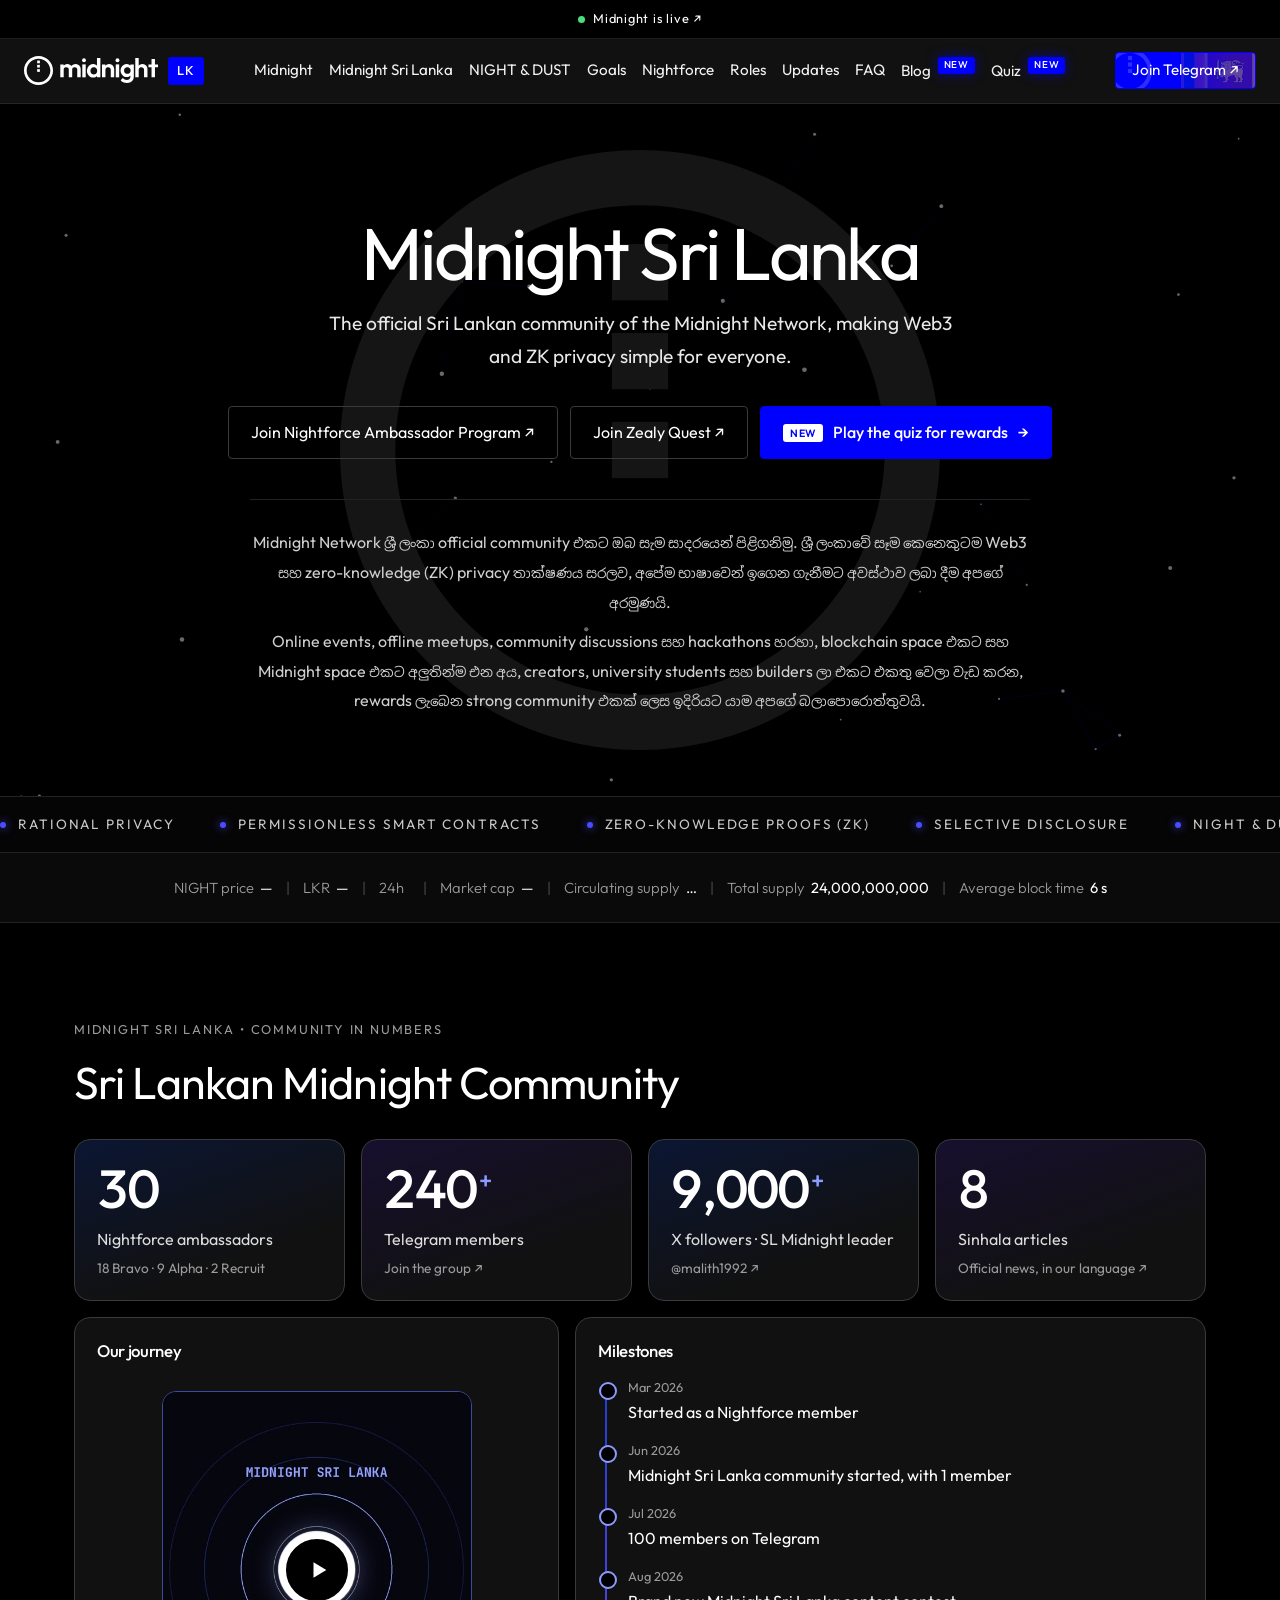
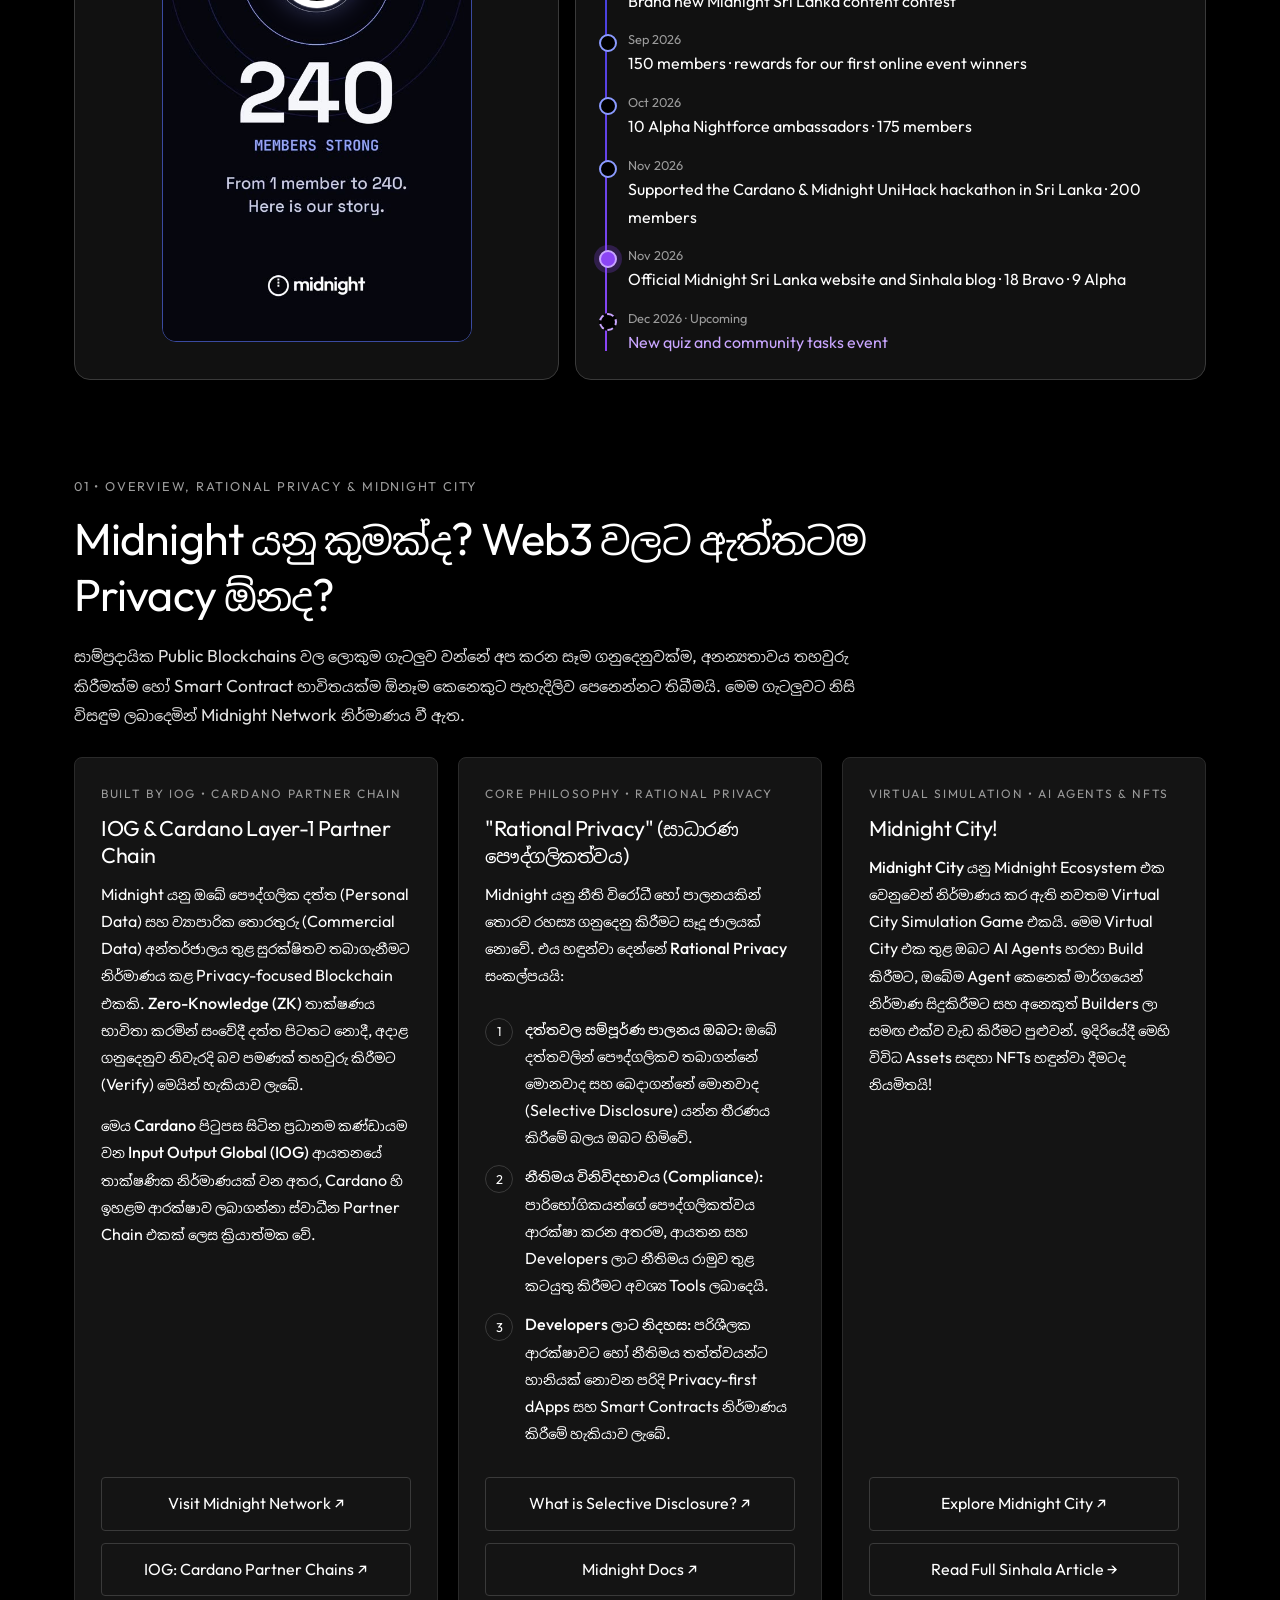
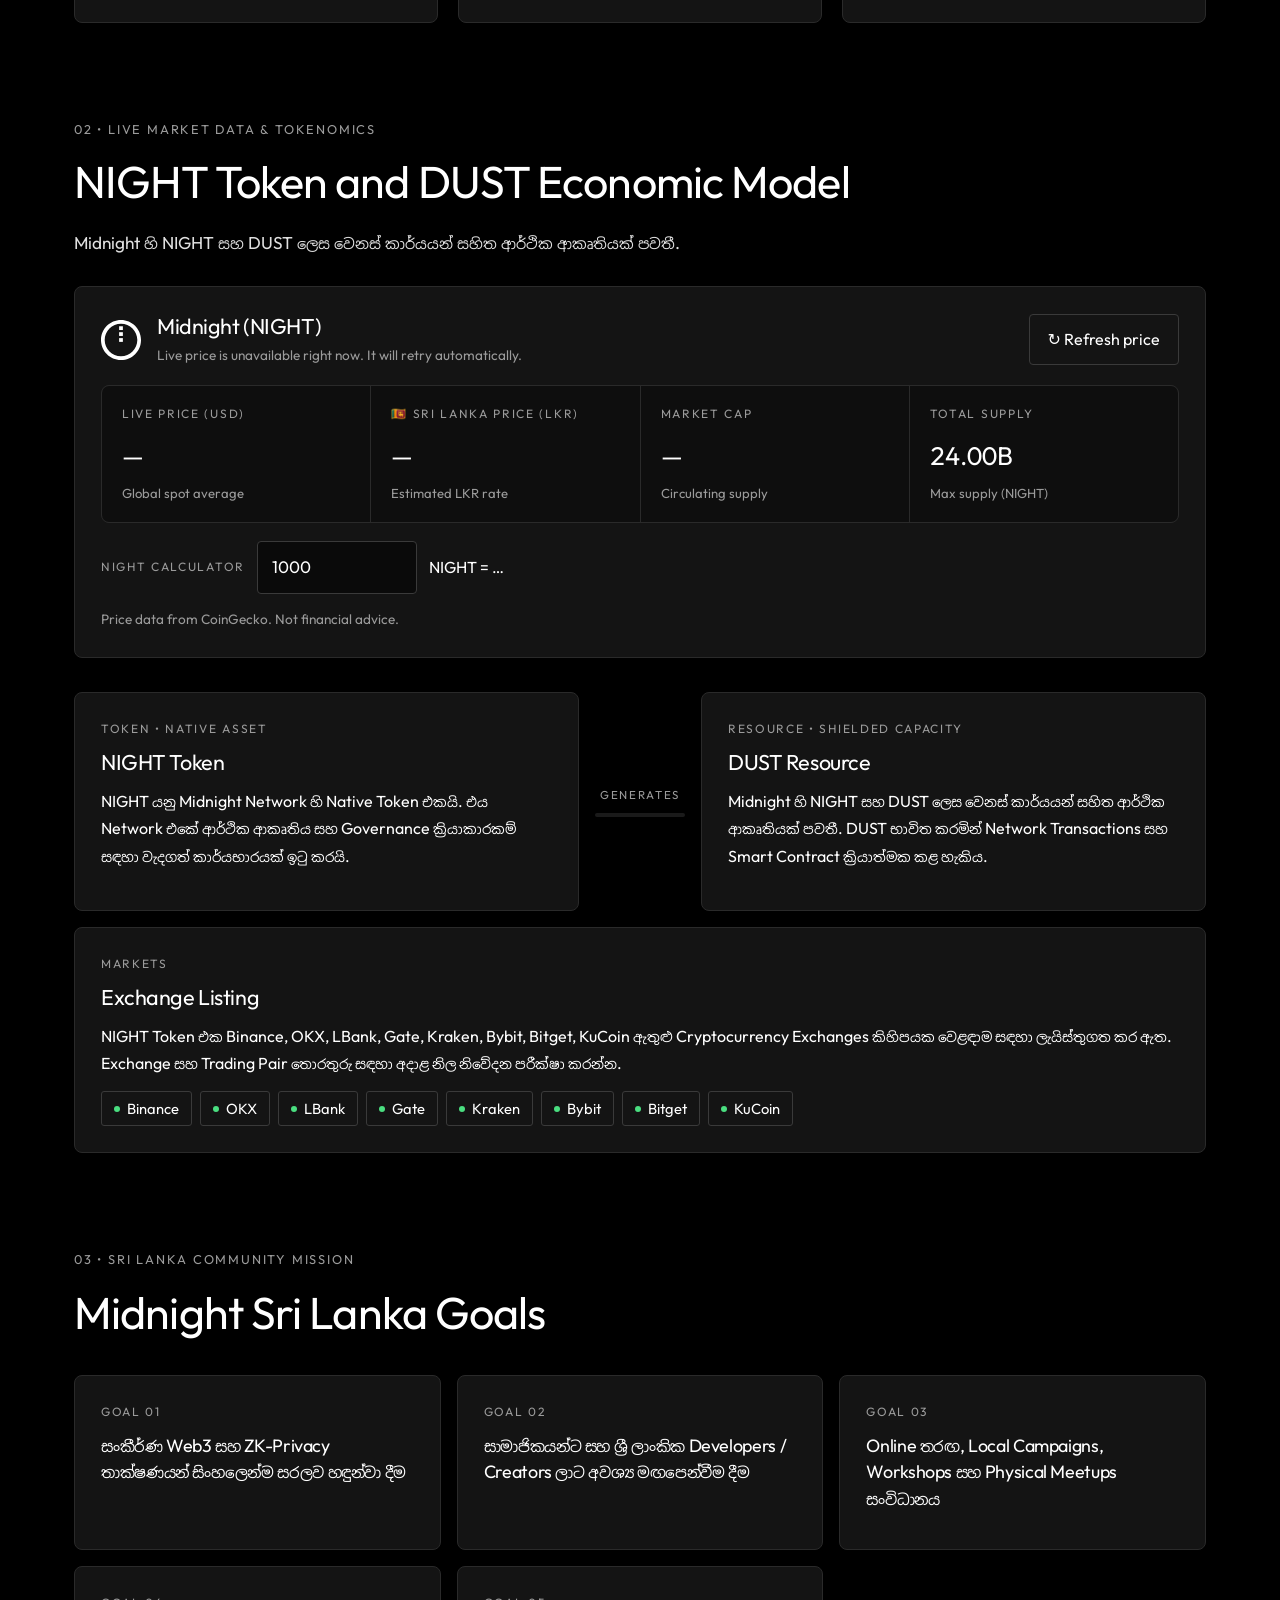
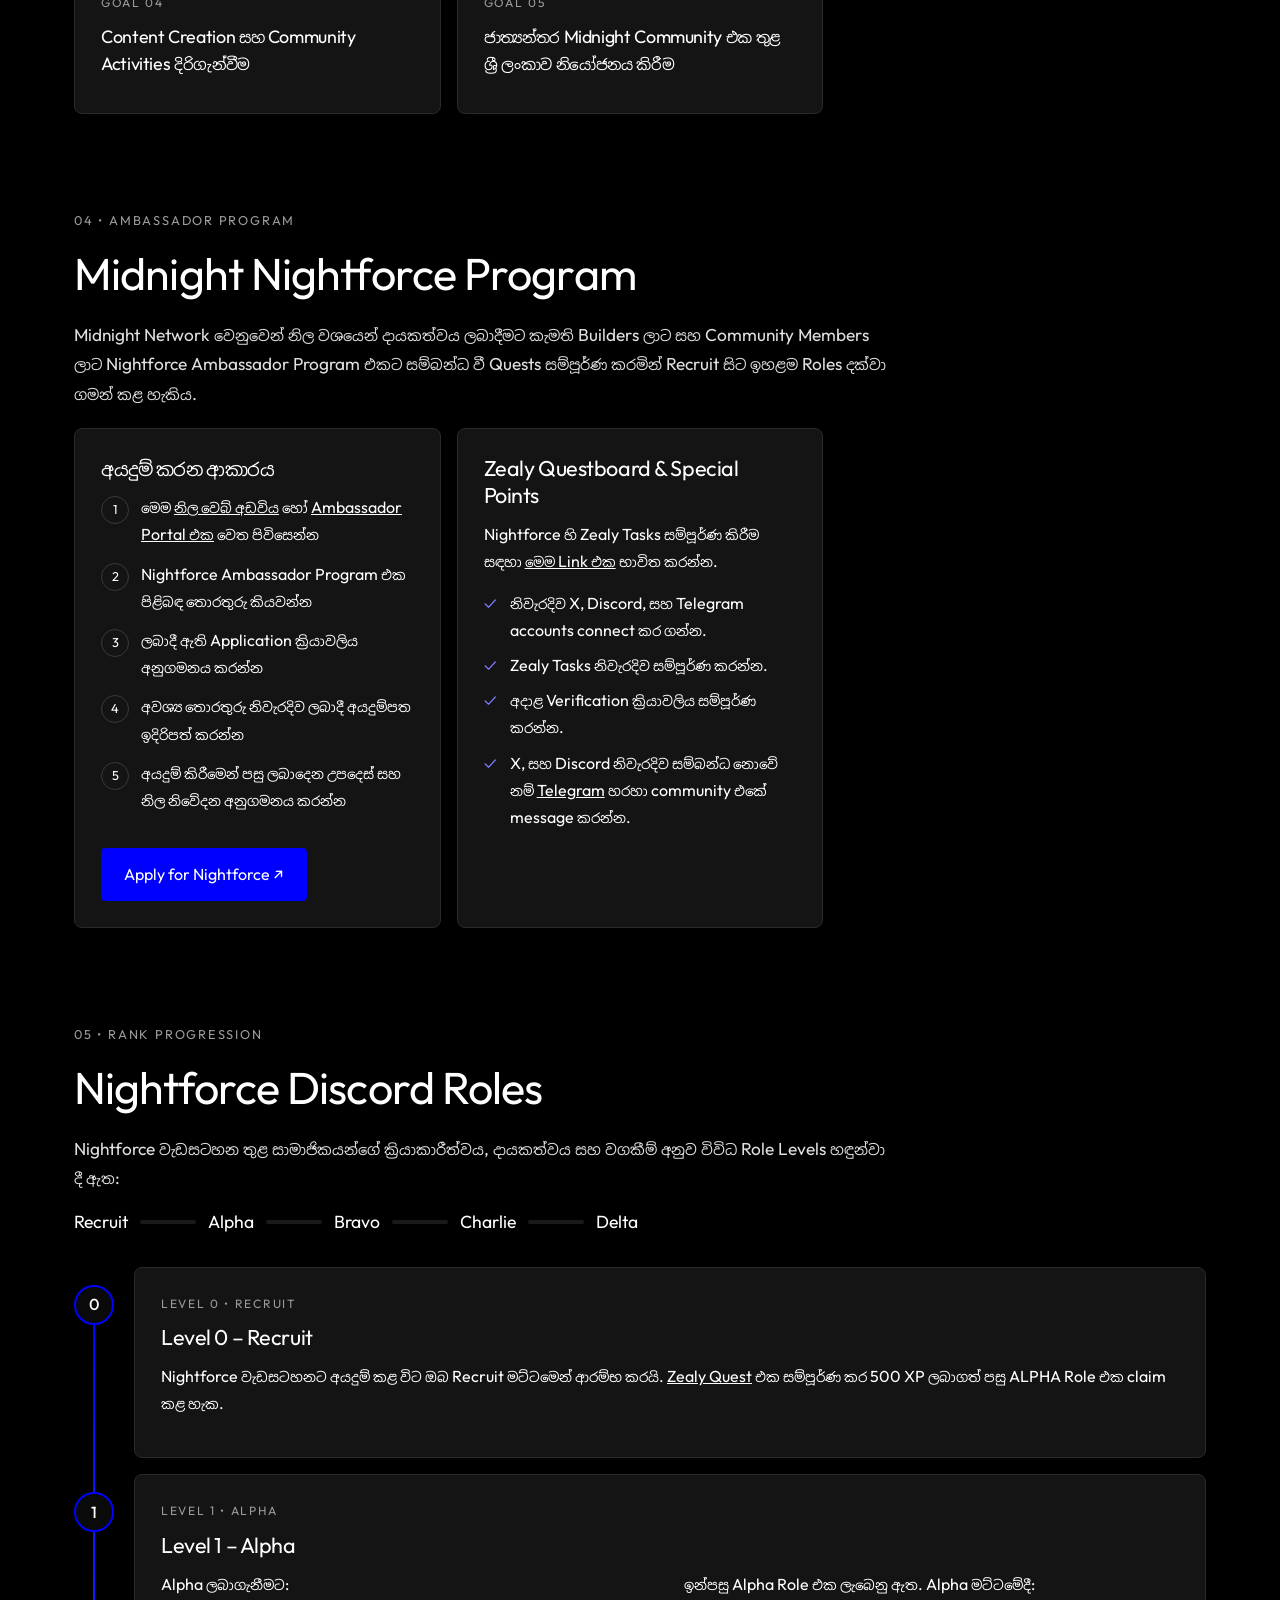
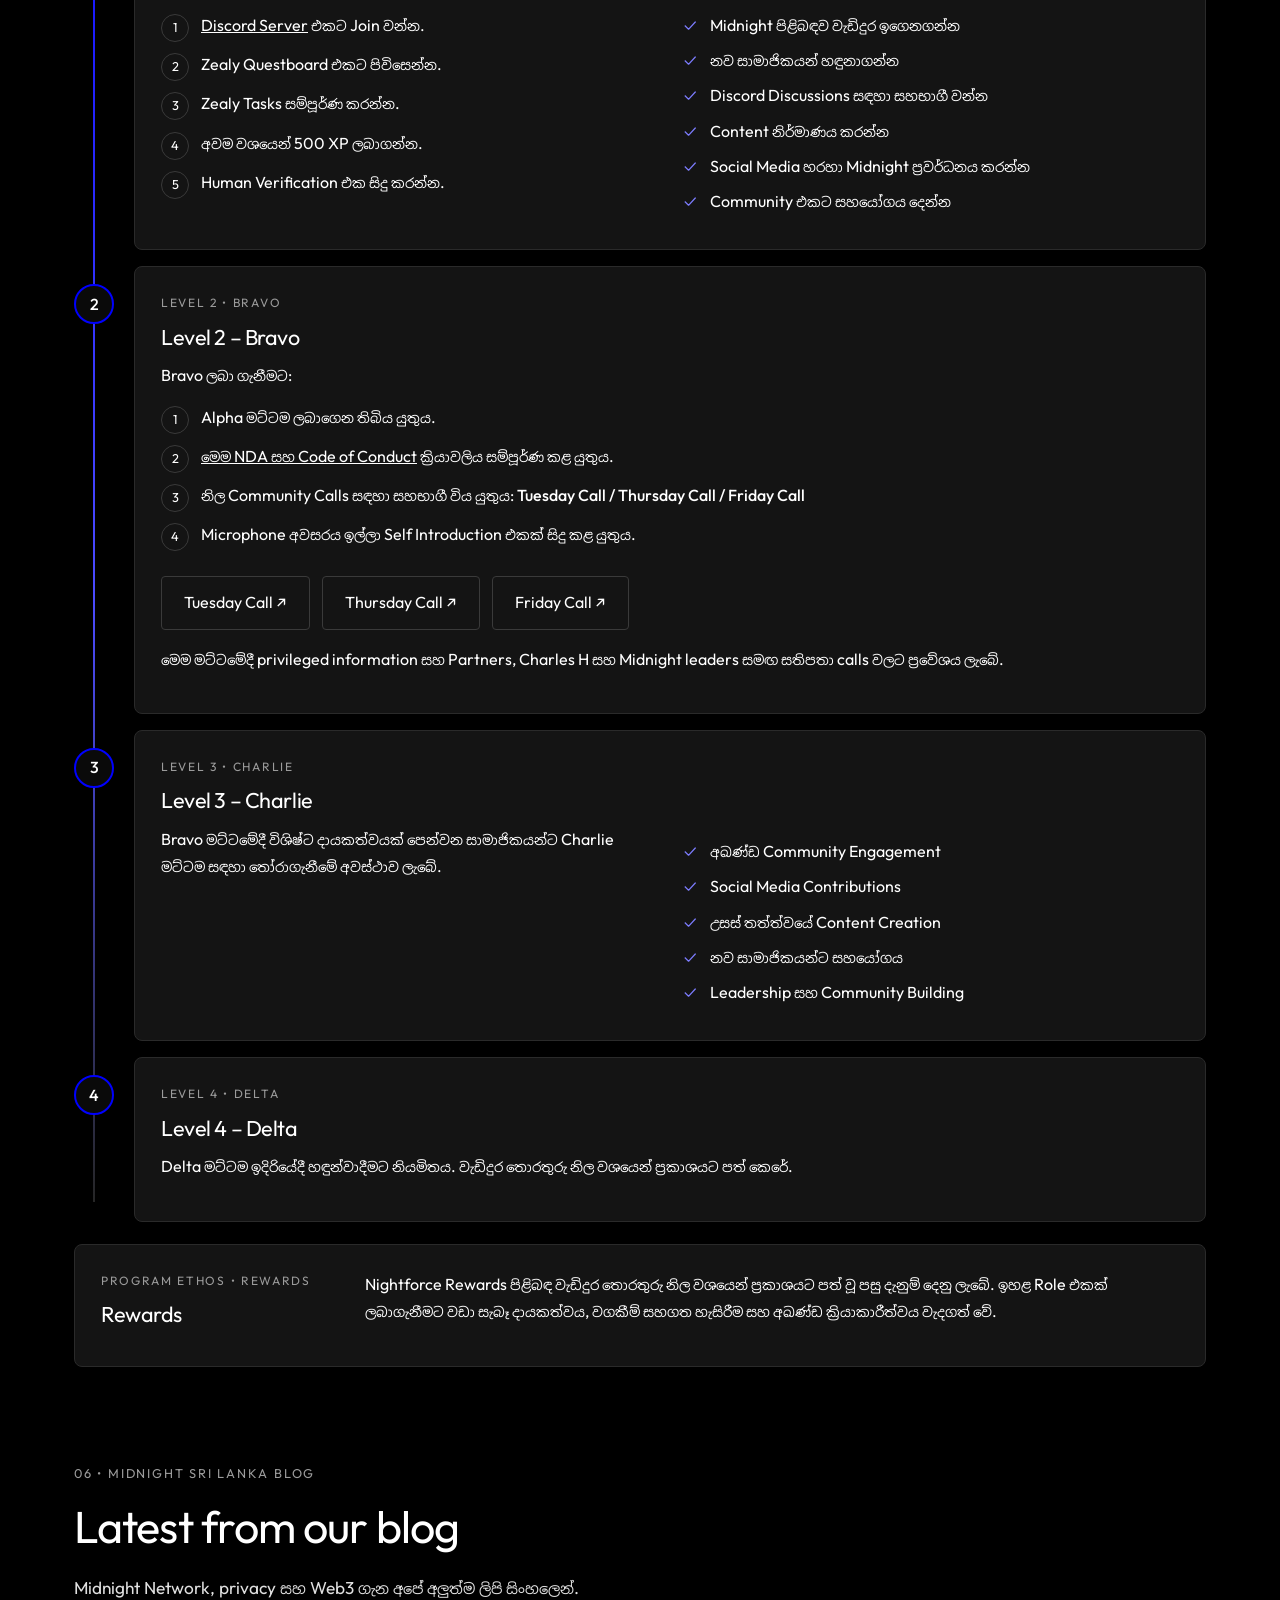
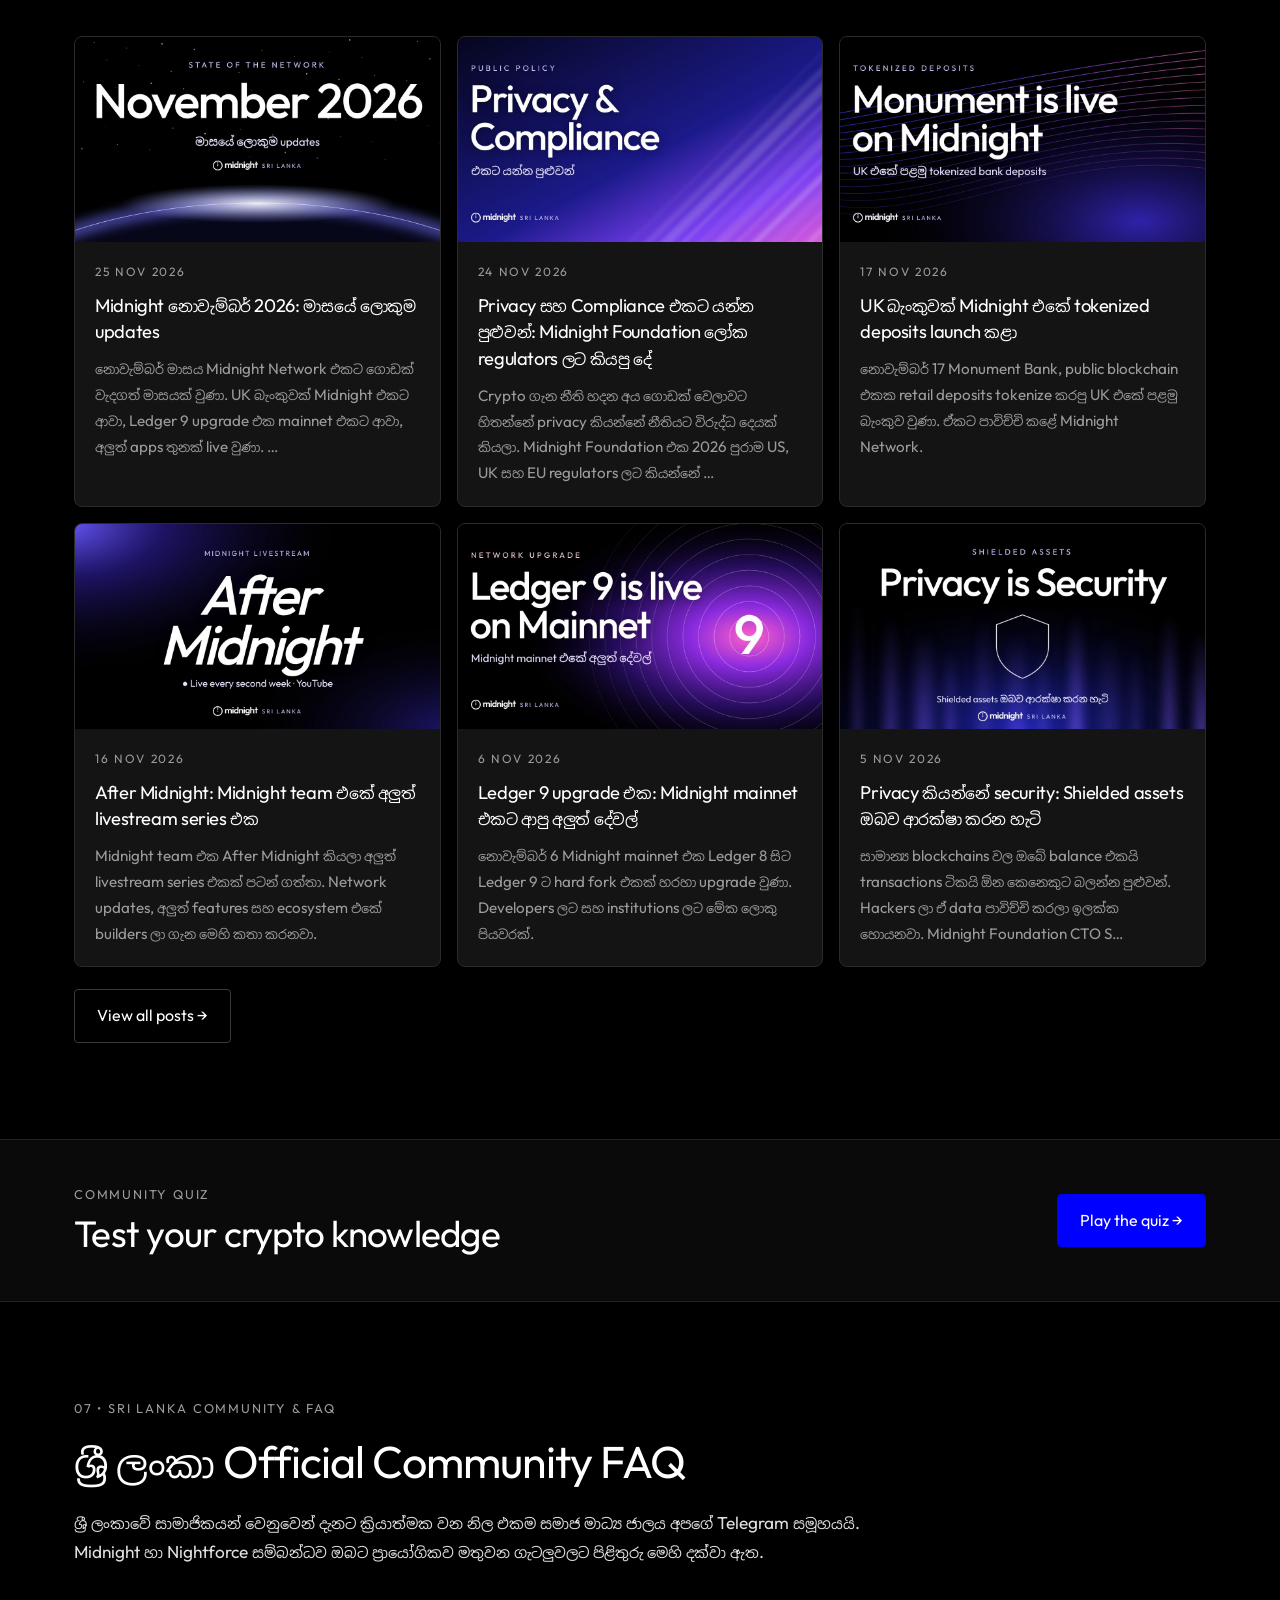
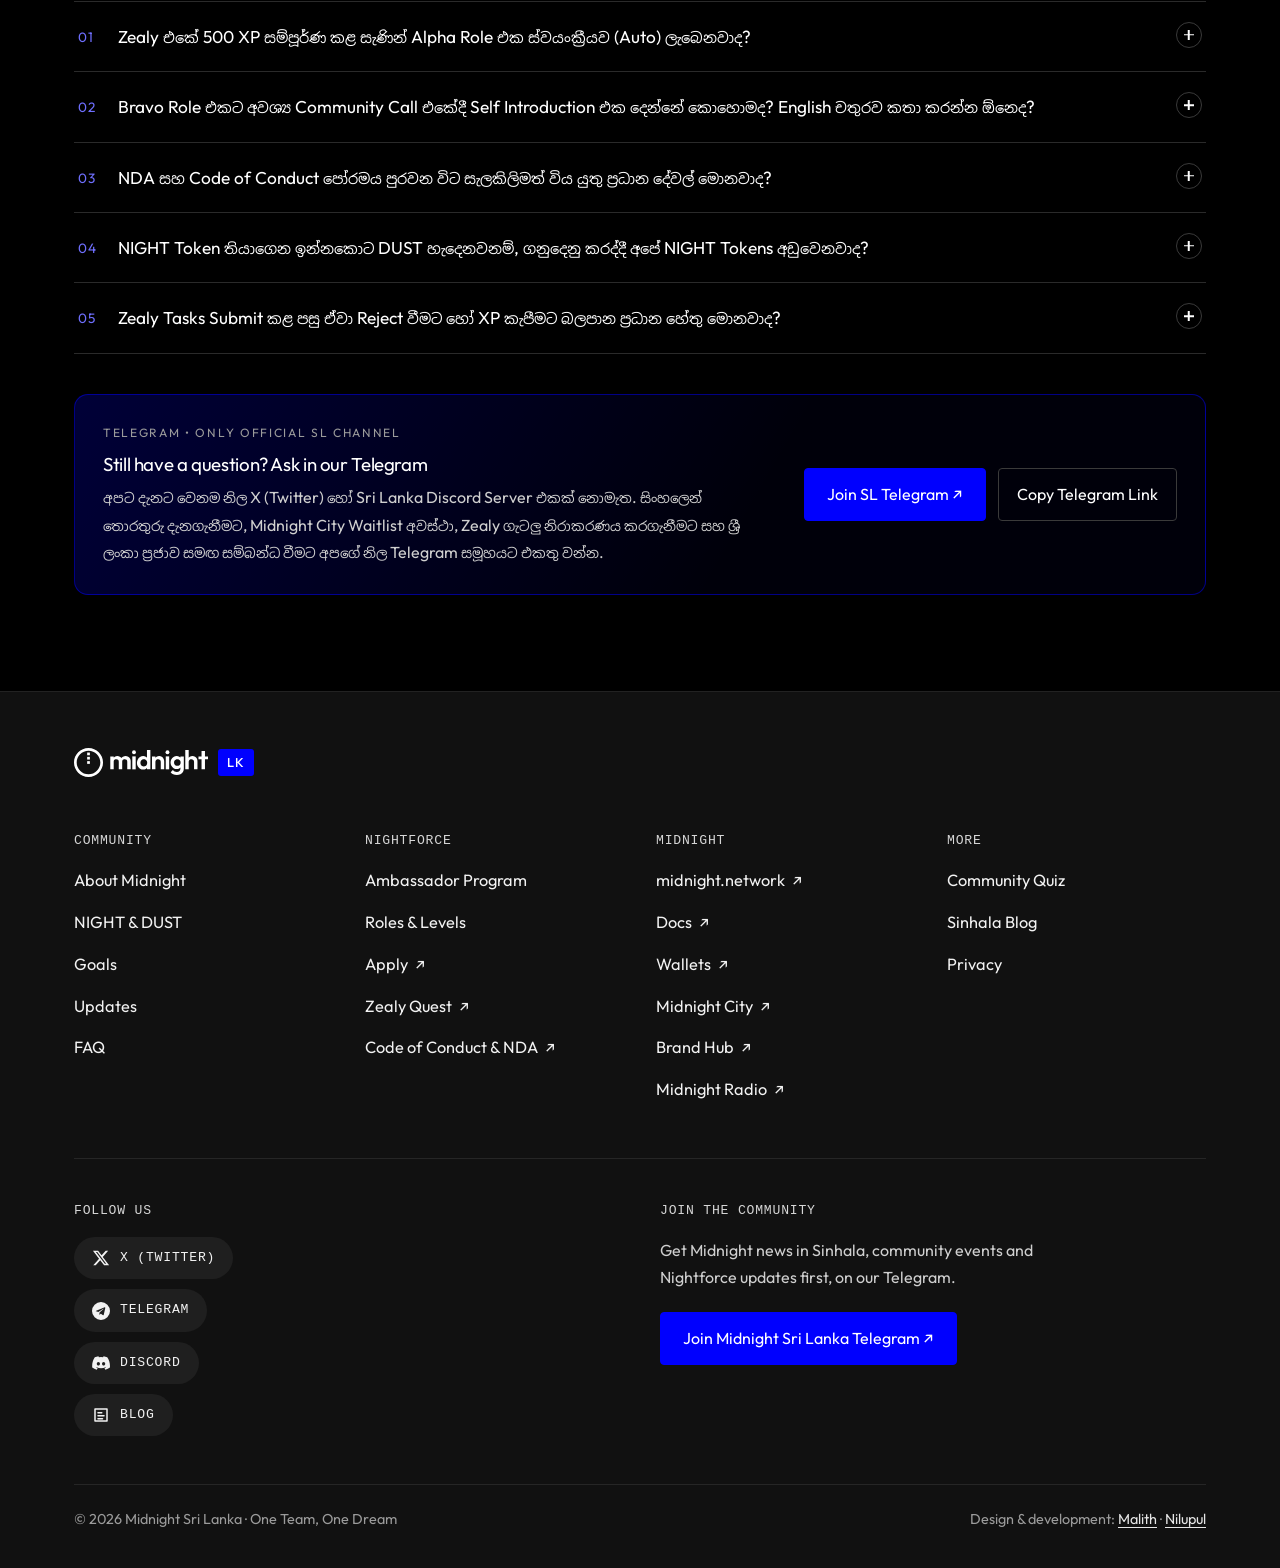
<file: index.html>
<!DOCTYPE html>
<html lang="si">
<head>
<meta charset="utf-8">
<meta name="viewport" content="width=device-width, initial-scale=1">
<title>midnight | Sri Lanka Community</title>
<meta property="og:type" content="website">
<meta property="og:site_name" content="Midnight Sri Lanka">
<meta property="og:title" content="midnight | Sri Lanka Community">
<meta property="og:description" content="Midnight Network ශ්‍රී ලංකා ප්‍රජාව: Midnight, NIGHT & DUST, Nightforce, Roles, Ecosystem Updates සහ Community Quiz.">
<meta property="og:url" content="https://midnightsrilanka.xyz/">
<meta property="og:image" content="https://midnightsrilanka.xyz/assets/og.jpg">
<meta property="og:image:width" content="1200">
<meta property="og:image:height" content="630">
<meta name="twitter:card" content="summary_large_image">
<meta name="twitter:image" content="https://midnightsrilanka.xyz/assets/og.jpg">
<meta name="generator" content="midnightsrilanka-site">
<meta name="description" content="Midnight Network ශ්‍රී ලංකා ප්‍රජාව: Midnight, NIGHT & DUST, Nightforce, Roles, Ecosystem Updates සහ Community Quiz.">
<link rel="icon" href="data:image/svg+xml,%3Csvg%20xmlns='http://www.w3.org/2000/svg'%20viewBox='0%200%20789.37%20789.37'%3E%3Crect%20width='789.37'%20height='789.37'%20rx='170'%20fill='%23000'/%3E%3Cg%20transform='translate(130.7%20130.7)%20scale(.67)'%20fill='%23fff'%3E%3Cpath%20d='m394.69,0C176.71,0,0,176.71,0,394.69s176.71,394.69,394.69,394.69,394.69-176.71,394.69-394.69S612.67,0,394.69,0Zm0,716.6c-177.5,0-321.91-144.41-321.91-321.91S217.18,72.78,394.69,72.78s321.91,144.41,321.91,321.91-144.41,321.91-321.91,321.91Z'/%3E%3Crect%20x='357.64'%20y='357.64'%20width='74.09'%20height='74.09'/%3E%3Crect%20x='357.64'%20y='240.66'%20width='74.09'%20height='74.09'/%3E%3Crect%20x='357.64'%20y='123.69'%20width='74.09'%20height='74.09'/%3E%3C/g%3E%3C/svg%3E">
<link rel="preconnect" href="https://fonts.googleapis.com">
<link href="https://fonts.googleapis.com/css2?family=Outfit:wght@300;400;500&display=swap" rel="stylesheet">
<script>/* Quiz preview mode: the quiz stays hidden until it is opened once with the preview link. Set QUIZ_PUBLIC to true to show it to everyone. */
(function(){var QUIZ_PUBLIC=true,ok=QUIZ_PUBLIC;try{if(/[?&]preview=nightowl\b/.test(location.search))localStorage.setItem("msl_preview","1");if(location.search.indexOf("preview=off")>=0)localStorage.removeItem("msl_preview");ok=ok||localStorage.getItem("msl_preview")==="1"}catch(e){}if(!ok)document.documentElement.classList.add("noquiz")})();</script>
<link rel="stylesheet" href="/assets/site.css">
<style>
.grid4{display:grid;grid-template-columns:repeat(auto-fit,minmax(240px,1fr));gap:16px;margin-top:16px}
.ecoph{display:flex;flex-direction:column;align-items:center;justify-content:center;gap:12px;background:radial-gradient(circle at 50% 40%,rgba(0,0,254,.28),transparent 65%),#0c0c0c;color:#fff}
.ecoph svg{width:38px;height:38px;opacity:.9}
.ecoph span{font-size:.95rem;letter-spacing:.02em;color:#d6d6d6}
.eco ul.places{flex:1}
.eco ul.places li{font-size:.9rem;color:#d6d6d6}

.sfixed .wrap{flex-wrap:nowrap;gap:10px 13px;font-size:.92rem;max-width:1300px}
.sfixed em{margin-right:6px}
.sfixed .wrap>span{white-space:nowrap}
@media (max-width:1240px){.sfixed .wrap{flex-wrap:wrap}}
@media (max-width:700px){.sfixed .wrap{display:grid;grid-template-columns:1fr 1fr;gap:12px 16px;text-align:left}.sfixed .wrap>i{display:none}.sfixed .wrap>span{display:flex;flex-direction:column;white-space:normal}.sfixed em{margin:0 0 2px;font-size:.85rem}}

.ladder{list-style:none;margin:30px 0 0;padding:0;position:relative}
.ladder::before{content:"";position:absolute;left:19px;top:20px;bottom:20px;width:2px;background:linear-gradient(#0000fe,#4b4bff 60%,#262626)}
.lrow{display:grid;grid-template-columns:40px minmax(0,1fr);gap:20px;margin-bottom:16px;align-items:start}
.lnum{width:40px;height:40px;border-radius:50%;background:#0a0a0a;border:2px solid #0000fe;display:grid;place-items:center;font-weight:500;position:relative;z-index:1;margin-top:18px}
.lcols{display:grid;grid-template-columns:1fr 1fr;gap:28px}
.rw{margin-top:22px;border-left:3px solid #0000fe;display:grid;grid-template-columns:240px 1fr;gap:24px;align-items:center}
.rw h3{margin:4px 0 0}
.row-btns.calls{margin:16px 0 16px;flex-wrap:wrap}
@media (max-width:820px){.lcols,.rw{grid-template-columns:1fr}.lrow{grid-template-columns:30px minmax(0,1fr);gap:12px}.lnum{width:30px;height:30px}.ladder::before{left:14px}}

.ab-three{display:grid;grid-template-columns:repeat(3,minmax(0,1fr));gap:20px;margin-top:28px;align-items:stretch}
.ab-three .card{display:flex;flex-direction:column}
.ab-three .row-btns{margin-top:auto;padding-top:18px;flex-direction:column;align-items:stretch}
.ab-three .row-btns .btn{width:100%}
@media (max-width:960px){.ab-three{grid-template-columns:1fr}}

.quizcta{position:relative;overflow:hidden;background:var(--acc);border-color:var(--acc);color:#fff;font-weight:500;gap:10px;animation:ctaGlow 2.4s ease-in-out infinite}
.quizcta:hover{background:var(--acchov)}
.quizcta::after{content:"";position:absolute;top:0;left:-60%;width:40%;height:100%;background:linear-gradient(90deg,transparent,rgba(255,255,255,.45),transparent);transform:skewX(-20deg);animation:ctaShine 3.2s ease-in-out infinite;pointer-events:none}
.quizcta .ctatag{background:#fff;color:var(--acc);font-size:.66rem;font-weight:600;letter-spacing:.08em;padding:2px 7px;border-radius:3px;line-height:1.4}
.quizcta .arr{transition:transform .25s}.quizcta:hover .arr{transform:translateX(5px)}
@keyframes ctaGlow{0%,100%{box-shadow:0 0 0 0 rgba(0,0,254,.55),0 0 18px rgba(0,0,254,.35)}50%{box-shadow:0 0 0 8px rgba(0,0,254,0),0 0 34px rgba(60,60,255,.7)}}
@keyframes ctaShine{0%,55%{left:-60%}100%{left:130%}}
@media (prefers-reduced-motion:reduce){.quizcta,.quizcta::after{animation:none}}

.hero .display{font-size:clamp(2.6rem,7vw,4.6rem);margin-bottom:16px}
.hero .lead{max-width:640px;font-size:1.2rem}
.hero-si{max-width:780px;margin:40px auto 0;padding-top:28px;border-top:1px solid #222;color:#cfcfcf;font-size:1rem;line-height:1.85}
.hero-si p{margin:0 0 10px}
.hero-si p:last-child{margin:0}
section.block{padding:96px 0 0}
.intro{max-width:820px;font-size:1.08rem;color:#e0e0e0}
.two{display:grid;grid-template-columns:1.1fr .9fr;gap:40px;align-items:start;margin-top:34px}
@media (max-width:860px){.two{grid-template-columns:1fr}}
.card{background:var(--card);border:1px solid var(--line);border-radius:8px;padding:26px}
.card h3{font-size:1.35rem;margin-bottom:12px}
.card h4{font-size:1.15rem;margin-bottom:10px}
.pic{border-radius:8px;border:1px solid var(--line)}
.stack{display:grid;gap:16px}
.grid3{display:grid;grid-template-columns:repeat(auto-fill,minmax(280px,1fr));gap:16px;margin-top:34px}
.grid2{display:grid;grid-template-columns:repeat(auto-fill,minmax(320px,1fr));gap:16px;margin-top:20px}
ol.num{list-style:none;counter-reset:n;margin:12px 0 0;padding:0}
ol.num li{counter-increment:n;position:relative;padding:0 0 12px 40px}
ol.num li::before{content:counter(n);position:absolute;left:0;top:2px;width:26px;height:26px;border-radius:50%;border:1px solid var(--line2);display:grid;place-items:center;font-size:.8rem;color:#fff}
ul.check{list-style:none;margin:12px 0 0;padding:0}
ul.check li{position:relative;padding:0 0 8px 26px}
ul.check li::before{content:"✓";position:absolute;left:0;color:#7d7dff}
.row-btns{display:flex;flex-wrap:wrap;gap:12px;margin-top:22px}
.price{display:grid;grid-template-columns:repeat(4,1fr);gap:1px;background:var(--line);border:1px solid var(--line);border-radius:8px;overflow:hidden;margin-top:18px}
.price div{background:#0e0e0e;padding:18px 20px}
@media (max-width:760px){.price{grid-template-columns:repeat(2,1fr)}}
.price b{display:block;font-size:1.6rem;font-weight:400;font-variant-numeric:tabular-nums;margin-top:4px}
.calc{display:flex;flex-wrap:wrap;align-items:center;gap:12px;margin-top:18px}
.calc input{width:160px;padding:11px 14px;border-radius:4px;border:1px solid var(--line2);background:#0a0a0a;color:#fff;font:inherit;font-size:1.05rem}
.calc input:focus{outline:2px solid #fff;outline-offset:1px}
.chips{display:flex;flex-wrap:wrap;gap:8px;margin-top:14px}
.chips span{border:1px solid var(--line2);border-radius:3px;padding:4px 12px;font-size:.92rem}
.goal{display:flex;flex-direction:column;gap:10px}
.goal .small{margin:0}
.goal h4{font-size:1.12rem;line-height:1.5}
.path{font-size:1.15rem;font-weight:400;margin:6px 0 0}
.role .small{color:#8f8fff}
.updates{display:grid;grid-template-columns:repeat(auto-fill,minmax(300px,1fr));gap:16px;margin-top:34px}
.upd{display:flex;flex-direction:column;background:var(--card);border:1px solid var(--line);border-radius:8px;overflow:hidden;text-decoration:none;color:#fff;transition:border-color .2s}
.upd:hover,.upd:focus-visible{border-color:#fff;outline:none}
.upd .thumb{aspect-ratio:16/9;background:#0c0c0c;object-fit:cover;width:100%}
.upd .body{padding:20px}
.upd .body h3{font-size:1.15rem;line-height:1.45;margin:6px 0 10px}
.upd .body p{color:var(--mute);font-size:.95rem;margin:0}
.links{display:grid;grid-template-columns:repeat(auto-fill,minmax(320px,1fr));gap:16px;margin-top:34px}
.links .card h4{font-size:1rem;letter-spacing:.06em;text-transform:uppercase;margin-bottom:6px}
.url{color:var(--mute);font-size:.92rem;word-break:break-all;margin-bottom:16px}
.copy{background:transparent;color:#fff;border:1px solid var(--line2);border-radius:4px;padding:11px 18px;font:inherit;cursor:pointer}
.copy:hover{border-color:#fff}
.notice{margin-top:20px;border:1px solid #2b2bff;background:rgba(0,0,255,.08);border-radius:8px;padding:24px}
.notice h3{font-size:1.2rem;margin-bottom:10px}
.faqlist{margin-top:34px}
details.faq{border-top:1px solid var(--line)}
.faqlist details.faq:last-child{border-bottom:1px solid var(--line)}
details.faq summary{cursor:pointer;list-style:none;display:flex;gap:16px;align-items:flex-start;padding:20px 4px;font-weight:400;font-size:1.08rem}
details.faq summary::-webkit-details-marker{display:none}
details.faq .fn{color:#6f6fff;font-size:.85rem;letter-spacing:.08em;padding-top:4px;min-width:24px}
details.faq .fq{flex:1}
details.faq summary i{width:26px;height:26px;flex:none;border:1px solid var(--line2);border-radius:50%;position:relative;transition:transform .25s,background .25s,border-color .25s}
details.faq summary i::before,details.faq summary i::after{content:"";position:absolute;left:50%;top:50%;width:10px;height:1.5px;background:#fff;transform:translate(-50%,-50%)}
details.faq summary i::after{transform:translate(-50%,-50%) rotate(90deg)}
details.faq[open] summary i{transform:rotate(45deg);background:var(--acc);border-color:var(--acc)}
details.faq .fa{padding:0 46px 22px 44px}
details.faq p{color:#d6d6d6;margin:0 0 10px}
details.faq p a{color:#fff;text-decoration:underline;text-underline-offset:3px}
.tgstrip{margin-top:40px;display:flex;gap:28px;align-items:center;justify-content:space-between;padding:28px;border-radius:14px;border:1px solid rgba(0,0,254,.5);background:linear-gradient(120deg,rgba(0,0,254,.22),rgba(0,0,254,.04) 60%)}
.tgstrip h3{margin:0 0 8px}.tgstrip p{margin:0;color:#cfcfcf;max-width:640px}.tgstrip .row-btns{flex:none;margin:0}
@media (max-width:860px){.tgstrip{flex-direction:column;align-items:flex-start}details.faq .fa{padding:0 6px 20px 44px}}
.quizband{margin-top:96px;border-top:1px solid #222;border-bottom:1px solid #222;background:#0a0a0a}
.quizband .wrap{display:flex;flex-wrap:wrap;align-items:center;justify-content:space-between;gap:20px;padding-top:44px;padding-bottom:44px}
.quizband h2{font-size:clamp(1.6rem,3.4vw,2.3rem)}
.feat{display:grid;grid-template-columns:1fr 1fr;gap:28px;align-items:center;margin-top:34px}
@media (max-width:860px){.feat{grid-template-columns:1fr}}
.feat h3{font-size:1.5rem}
.subh{font-size:1.4rem;margin:44px 0 18px}
.eco{display:flex;flex-direction:column}
.eco p{color:#d6d6d6;font-size:.95rem;flex:1}
.ecoimg{clip-path:inset(0 round 6px);width:100%;aspect-ratio:16/9;object-fit:cover;border-radius:6px;border:1px solid var(--line);margin-bottom:16px;background:#0c0c0c}
.eco .btn{width:100%;margin-top:6px}
ul.places{list-style:none;margin:10px 0 0;padding:0}
ul.places li{display:flex;gap:12px;padding:0 0 10px}
ul.places .place{flex:none;min-width:38px;text-align:center;border:1px solid var(--line2);border-radius:3px;font-size:.78rem;padding:2px 6px;height:fit-content;margin-top:3px}
ul.places li a,.card p a{color:#fff;text-decoration:underline}

/* ---- motion & effects (ported from the original site) ---- */
.marquee{overflow:hidden;border-top:1px solid #222;background:#050505;padding:16px 0}
.mtrack{display:flex;gap:46px;width:max-content;animation:marqueeLoop 34s linear infinite}
.marquee:hover .mtrack{animation-play-state:paused}
.mitem{display:flex;align-items:center;gap:12px;white-space:nowrap;color:#c9c9c9;font-size:.85rem;letter-spacing:.14em;text-transform:uppercase}
.mitem i{width:6px;height:6px;border-radius:50%;background:#4b4bff;box-shadow:0 0 10px #4b4bff}
@keyframes marqueeLoop{from{transform:translateX(0)}to{transform:translateX(-50%)}}
.reveal{opacity:0;transform:translateY(22px);transition:opacity .7s ease,transform .7s cubic-bezier(.16,1,.3,1)}
.reveal.in{opacity:1;transform:none}
.path{display:flex;flex-wrap:wrap;align-items:center;gap:10px 12px;font-size:1.1rem;font-weight:400;margin:6px 0 0}
.flow{display:inline-block;width:56px;height:4px;border-radius:99px;background:rgba(255,255,255,.1);position:relative;overflow:hidden}
.flow::after{content:"";position:absolute;top:0;left:-50%;width:50%;height:100%;border-radius:99px;background:linear-gradient(90deg,transparent,#4b4bff,#fff);animation:energyStream 1.5s infinite linear}
@keyframes energyStream{from{left:-50%}to{left:100%}}
.tabs{display:flex;flex-wrap:wrap;gap:8px;margin-top:24px}
.tab{background:transparent;color:#d6d6d6;border:1px solid var(--line2);border-radius:4px;padding:9px 16px;font:inherit;font-size:.92rem;cursor:pointer}
.tab:hover{border-color:#fff;color:#fff}
.tab[aria-pressed="true"]{background:var(--acc);border-color:var(--acc);color:#fff}
.tab:focus-visible{outline:2px solid #fff;outline-offset:2px}
.role.hidden{display:none}
@media (prefers-reduced-motion:reduce){
  #zk-canvas{display:none}
  .dot,.hero .ring,.mtrack,.flow::after{animation:none}
  .reveal{opacity:1;transform:none;transition:none}
  .tilt{transition:none}
}
.phead{display:flex;align-items:center;gap:16px;flex-wrap:wrap}
.plogo{width:40px;height:40px;flex:none}
.badge{display:inline-block;font-size:.85rem;padding:2px 9px;border-radius:999px;margin-left:8px;vertical-align:middle;background:#1a1a1a;border:1px solid var(--line2)}
.badge.up{background:rgba(74,222,128,.1);border-color:rgba(74,222,128,.4)}
.badge.down{background:rgba(255,107,122,.1);border-color:rgba(255,107,122,.4)}
.badge:empty{display:none}
.pstat{margin:4px 0 0;font-size:.85rem;font-variant-numeric:tabular-nums}
.cap{display:block;font-style:normal;color:var(--mute);font-size:.82rem;margin-top:4px}
.gen{display:grid;grid-template-columns:1fr auto 1fr;gap:16px;align-items:center;margin-top:34px}
.gen>.card{height:100%}
.genlink{display:flex;flex-direction:column;align-items:center;gap:8px;color:var(--mute);font-size:.72rem;letter-spacing:.14em;text-transform:uppercase}
.genlink .flow{width:90px}
@media (max-width:760px){.gen{grid-template-columns:1fr}.genlink .flow{width:4px;height:44px}.genlink .flow::after{left:0;top:-50%;width:100%;height:50%;background:linear-gradient(180deg,transparent,#4b4bff,#fff);animation-name:energyDown}}
@keyframes energyDown{from{top:-50%}to{top:100%}}
.chips .ldot{display:inline-block;width:6px;height:6px;border-radius:50%;background:#4ade80;margin-right:7px;vertical-align:middle;animation:pulseDot 1.8s infinite}
.chips span{display:inline-flex;align-items:center}
.reveal{filter:blur(8px)}
.reveal.in{filter:none}
.reveal{transition:opacity .8s ease,transform .8s cubic-bezier(.16,1,.3,1),filter .8s ease}
@media (prefers-reduced-motion:reduce){.chips .ldot{animation:none}.genlink .flow::after{animation:none}.reveal{filter:none}}
.media{border-radius:6px;overflow:hidden;border:1px solid var(--line);background:#050505;margin-bottom:20px}
.pic.inbox{border:0;border-radius:0;width:100%;display:block}
.card img.pic,.ecoimg,.upd .thumb{transition:transform .45s cubic-bezier(.22,1,.36,1)}
.card.spot img.pic{transform:scale(1.03)}
.card.spot .ecoimg,.upd.spot .thumb{transform:scale(1.05)}
.feat>img.pic,.ecoimg,.upd .thumb{overflow:hidden}
@media (prefers-reduced-motion:reduce){.card img.pic,.ecoimg,.upd .thumb{transition:none}.card.spot img.pic,.card.spot .ecoimg,.upd.spot .thumb{transform:none}}
.sr{position:absolute;width:1px;height:1px;overflow:hidden;clip:rect(0 0 0 0)}
</style>
</head>
<body>
<canvas id="zk-canvas" aria-hidden="true"></canvas>

<div class="topbar"><div class="wrap">
  <span><span class="dot" aria-hidden="true"></span><a class="tblink" href="https://midnight.network/" target="_blank" rel="noopener">Midnight is live ↗</a></span>
  
</div></div>

<header class="site"><div class="wrap hrow">
  <a class="brand" href="#top"><img src="/assets/midnight-logo.svg" alt="midnight" width="115" height="25"><span class="lk">LK</span></a>
  <nav class="nav" aria-label="Main">
    <a href="#about">Midnight</a><a href="#community">Midnight Sri Lanka</a><a href="#token">NIGHT &amp; DUST</a><a href="#goals">Goals</a><a href="#nightforce">Nightforce</a><a href="#roles">Roles</a><a href="#updates">Updates</a><a href="#faq">FAQ</a><a href="/blog/">Blog<span class="newtag" aria-label="new">NEW</span></a><a href="/quiz/">Quiz<span class="newtag" aria-label="new">NEW</span></a>
  </nav>
  <a class="btn blue tg" href="https://t.me/MidnightSriLanka" target="_blank" rel="noopener">Join <span class="tgl">Midnight Sri Lanka </span>Telegram ↗</a>
  <details class="mnav"><summary>Menu</summary><nav aria-label="Mobile">
    <a href="#about">Midnight &amp; Rational Privacy</a><a href="#community">Sri Lankan Midnight Community</a><a href="#token">NIGHT Live Price &amp; DUST</a><a href="#goals">Our Goals</a><a href="#nightforce">Nightforce Program</a><a href="#roles">Discord Roles (0-4)</a><a href="#updates">Ecosystem Updates</a><a href="#faq">SL Telegram &amp; FAQ</a><a href="/blog/">Sinhala Blog<span class="newtag">NEW</span></a><a href="/quiz/">Community Quiz<span class="newtag">NEW</span></a><a href="https://t.me/MidnightSriLanka" target="_blank" rel="noopener">Join Midnight Sri Lanka Telegram ↗</a>
  </nav></details>
</div></header>

<main id="top">

<div class="hero">
  <svg class="ring" viewBox="0 0 789.37 789.37" fill="currentColor" aria-hidden="true"><path d="m394.69,0C176.71,0,0,176.71,0,394.69s176.71,394.69,394.69,394.69,394.69-176.71,394.69-394.69S612.67,0,394.69,0Zm0,716.6c-177.5,0-321.91-144.41-321.91-321.91S217.18,72.78,394.69,72.78s321.91,144.41,321.91,321.91-144.41,321.91-321.91,321.91Z"/><rect x="357.64" y="357.64" width="74.09" height="74.09"/><rect x="357.64" y="240.66" width="74.09" height="74.09"/><rect x="357.64" y="123.69" width="74.09" height="74.09"/></svg>
  <div class="wrap">
    <h1 class="display">Midnight Sri Lanka</h1>
    <p class="lead">The official Sri Lankan community of the Midnight Network, making Web3 and ZK privacy simple for everyone.</p>
    <div class="ctas">
      <a class="btn out" href="https://midnight.network/nightforce" target="_blank" rel="noopener">Join Nightforce Ambassador Program ↗</a>
      <a class="btn out" href="https://zealy.io/cw/midnightambassadorprogram/questboard?invitationId=Yh_lQHcD5jOBFGGn8LjQ0" target="_blank" rel="noopener">Join Zealy Quest ↗</a>
      <a class="btn quizcta" href="/quiz/"><span class="ctatag">NEW</span>Play the quiz for rewards <span class="arr" aria-hidden="true">→</span></a>
    </div>
    <div class="hero-si" lang="si">
      <p>Midnight Network ශ්‍රී ලංකා official community එකට ඔබ සැම සාදරයෙන් පිළිගනිමු. ශ්‍රී ලංකාවේ සෑම කෙනෙකුටම Web3 සහ zero-knowledge (ZK) privacy තාක්ෂණය සරලව, අපේම භාෂාවෙන් ඉගෙන ගැනීමට අවස්ථාව ලබා දීම අපගේ අරමුණයි.</p>
      <p>Online events, offline meetups, community discussions සහ hackathons හරහා, blockchain space එකට සහ Midnight space එකට අලුතින්ම එන අය, creators, university students සහ builders ලා එකට එකතු වෙලා වැඩ කරන, rewards ලැබෙන strong community එකක් ලෙස ඉදිරියට යාම අපගේ බලාපොරොත්තුවයි.</p>
    </div>
  </div>
</div>

<div class="marquee" aria-hidden="true"><div class="mtrack"><span class="mitem"><i></i>Rational privacy</span><span class="mitem"><i></i>Permissionless smart contracts</span><span class="mitem"><i></i>Zero-knowledge proofs (ZK)</span><span class="mitem"><i></i>Selective disclosure</span><span class="mitem"><i></i>NIGHT &amp; DUST dual tokenomics</span><span class="mitem"><i></i>Midnight City simulation</span><span class="mitem"><i></i>Midnight Sri Lanka community</span><span class="mitem"><i></i>Rational privacy</span><span class="mitem"><i></i>Permissionless smart contracts</span><span class="mitem"><i></i>Zero-knowledge proofs (ZK)</span><span class="mitem"><i></i>Selective disclosure</span><span class="mitem"><i></i>NIGHT &amp; DUST dual tokenomics</span><span class="mitem"><i></i>Midnight City simulation</span><span class="mitem"><i></i>Midnight Sri Lanka community</span></div></div>

<div class="stats sfixed" aria-label="NIGHT market data"><div class="wrap"><span><em>NIGHT price</em><span data-p="usd">…</span></span><i>|</i>
  <span><em>LKR</em><span data-p="lkr">…</span></span><i>|</i>
  <span><em>24h</em><span class="chg" data-p="chg">…</span></span><i>|</i>
  <span><em>Market cap</em><span data-p="mcap">…</span></span><i>|</i>
  <span><em>Circulating supply</em><span data-p="circn">…</span></span><i>|</i>
  <span><em>Total supply</em>24,000,000,000</span><i>|</i>
  <span><em>Average block time</em>6 s</span>
</div></div>

<style>
#community .cn4{display:grid;grid-template-columns:repeat(4,1fr);gap:16px;margin-top:28px}
#community .cnc{position:relative;display:block;transition:border-color .2s;border:1px solid var(--line2,#2a2a2a);border-radius:16px;padding:22px 22px 20px;background:linear-gradient(160deg,#0b1633 0%,#111 70%)}
#community .cnc:nth-child(2),#community .cnc:nth-child(4){background:linear-gradient(160deg,#170f2e 0%,#111 70%)}
#community .cnn{font-size:clamp(2.2rem,4.2vw,3.4rem);font-weight:500;letter-spacing:-.02em;line-height:1;font-variant-numeric:tabular-nums}
#community .cnn sup{font-size:.45em;color:#8b9bff;margin-left:2px}
#community a.cnc:hover{border-color:#2d50ea}#community .cnl{margin-top:10px;color:#ddd}#community .cns{margin-top:4px;color:var(--mute,#999);font-size:.85rem}
#community .smp{position:absolute;top:10px;right:10px;font-size:.62rem;letter-spacing:.1em;background:#f59e0b;color:#000;border-radius:4px;padding:2px 6px}
#community .cn2{display:grid;grid-template-columns:1fr 1.3fr;gap:16px;margin-top:16px}
#community .box{border:1px solid var(--line2,#2a2a2a);border-radius:16px;padding:22px;background:#111}
#community .box h3{margin:0 0 16px;font-weight:500;font-size:1.05rem}
#community .rk{display:grid;grid-template-columns:78px 1fr 34px;align-items:center;gap:12px;margin:10px 0;font-size:.92rem}
#community .rk .tr{height:12px;border-radius:9px;background:#1d1d28;overflow:hidden}
#community .rk .tr i{display:block;height:100%;width:0;border-radius:9px;transition:width 1.2s cubic-bezier(.2,.8,.2,1)}
#community .rk b{font-weight:500;text-align:right}
#community .tl{list-style:none;margin:0;padding:0;position:relative}
#community .tl:before{content:"";position:absolute;left:7px;top:6px;bottom:6px;width:2px;background:linear-gradient(#1f3fd1,#8b45f5)}
#community .tl li{position:relative;padding:0 0 14px 30px}#community .tl li:last-child{padding-bottom:0}
#community .tl li:before{content:"";position:absolute;left:1px;top:5px;width:14px;height:14px;border-radius:50%;background:#000;border:2px solid #8b9bff}
#community .tl li.now:before{background:#8b45f5;border-color:#c9a6ff;box-shadow:0 0 0 5px rgba(139,69,245,.25)}
#community .tl time{display:block;color:var(--mute,#999);font-size:.8rem}
@media (max-width:900px){#community .cn4{grid-template-columns:repeat(2,1fr)}#community .cn2{grid-template-columns:1fr}}
#community .jh{display:flex;align-items:center;justify-content:space-between;gap:12px;margin-bottom:4px}#community .jh h3{margin:0}
#community .jv{display:inline-flex;align-items:center;gap:8px;padding:7px 14px;border-radius:999px;background:#1f3fd1;color:#fff;text-decoration:none;font-size:.85rem;white-space:nowrap}#community .jv:hover{background:#2d50ea}#community .jv span{font-size:.7rem}
#community .jsub{margin:0 0 22px;color:var(--mute,#999);font-size:.88rem}
#community .jp{list-style:none;margin:0;padding:0;display:grid;grid-template-columns:repeat(6,1fr);position:relative}
#community .jp:before{content:"";position:absolute;left:8%;right:8%;top:23px;height:3px;border-radius:3px;background:linear-gradient(90deg,#1f3fd1,#8b45f5)}
#community .jp li{position:relative;text-align:center;display:flex;flex-direction:column;align-items:center;gap:8px}
#community .jp b{position:relative;display:grid;place-items:center;min-width:48px;height:48px;padding:0 6px;border-radius:999px;background:#0b0b12;border:2px solid #4d6bff;font-weight:500;font-size:.95rem}
#community .jp li:nth-child(n+4) b{border-color:#8b45f5}
#community .jp li.now b{background:#8b45f5;border-color:#c9a6ff;box-shadow:0 0 0 6px rgba(139,69,245,.22)}
#community .jp span{font-size:.78rem;color:#bbb;line-height:1.3}
#community .jg{display:grid;grid-template-columns:1fr 1fr;gap:12px;margin-top:24px}
#community .jg div{border:1px solid var(--line2,#2a2a2a);border-radius:12px;padding:12px 14px;font-size:.86rem;color:#ddd;line-height:1.5}
#community .jg em{display:block;font-style:normal;color:#c9a6ff;font-size:.75rem;letter-spacing:.08em;text-transform:uppercase;margin-bottom:4px}
@media (max-width:640px){#community .jp{grid-template-columns:1fr;gap:14px}#community .jp:before{left:23px;right:auto;top:20px;bottom:20px;width:3px;height:auto;background:linear-gradient(#1f3fd1,#8b45f5)}#community .jp li{flex-direction:row;text-align:left;gap:14px}#community .jp span{font-size:.88rem}#community .jg{grid-template-columns:1fr}#community .jh{flex-wrap:wrap}}
#community .cn2>.box:first-child{display:flex;flex-direction:column}
#community .vid{margin-top:24px;flex:1;display:flex;align-items:center;gap:24px;padding:20px;border-radius:14px;border:1px solid #2d50ea;background:linear-gradient(120deg,#0b1633,#170f2e);color:#fff}
#community .vid .pl{flex:none;width:52px;height:52px;border-radius:50%;background:#1f3fd1;display:grid;place-items:center;font-size:1rem;box-shadow:0 0 0 6px rgba(45,80,234,.2)}
#community .vid b{display:block;font-weight:500}#community .vid .big{font-size:clamp(2.4rem,4vw,3.6rem);font-weight:500;letter-spacing:-.02em;line-height:1}#community .vid .big i{font-style:normal;color:#8b9bff}#community .vid .cap{color:#bbb}#community .vid .row{display:flex;align-items:center;gap:14px;margin-top:10px}#community .vid small{color:#bbb;font-size:.82rem}
#community .tl li.now:before{}#community .tl li.next:before{border-style:dashed;border-color:#c9a6ff;background:#000}#community .tl li.next{color:#c9a6ff}
#community .tl li:nth-last-child(2):before{background:#8b45f5;border-color:#c9a6ff;box-shadow:0 0 0 5px rgba(139,69,245,.25)}
@media (max-width:900px){#community .vid{margin-top:22px}}
#community .vbtn{position:relative;flex:none;width:150px;aspect-ratio:9/16;border-radius:12px;overflow:hidden;border:1px solid #3a4aa0;padding:0;background:#000;cursor:pointer}
#community .vbtn img{width:100%;height:100%;object-fit:cover;display:block;transition:transform .4s}#community .vbtn:hover img{transform:scale(1.05)}
#community .vbtn .pl{position:absolute;left:50%;top:32%;transform:translate(-50%,-50%);width:52px;height:52px;border-radius:50%;background:#1f3fd1;color:#fff;display:grid;place-items:center;font-size:1rem;box-shadow:0 0 0 6px rgba(45,80,234,.3)}
#community .vtx{display:flex;flex-direction:column;gap:10px;min-width:0}
#community .vgo{border:0;border-radius:999px;background:#1f3fd1;color:#fff;font:inherit;font-size:.88rem;padding:9px 16px;cursor:pointer}#community .vgo:hover{background:#2d50ea}
#community .vid .row a{color:#bbb;font-size:.85rem;text-decoration:none}#community .vid .row a:hover{color:#fff}#community .vid .row{flex-wrap:wrap}
.vdlg{padding:0;border:0;background:transparent;max-width:min(420px,92vw);width:100%;overflow:visible}.vdlg::backdrop{background:rgba(0,0,0,.85)}
.vdlg video{width:100%;max-height:86vh;border-radius:14px;background:#000;display:block}
.vdlg .vx{position:absolute;top:-44px;right:0;width:36px;height:36px;border-radius:50%;border:1px solid #444;background:#111;color:#fff;cursor:pointer;font-size:1rem}
@media (max-width:640px){#community .vbtn{width:110px}#community .vid{gap:16px;padding:16px}}
#community .jv2{display:flex;flex-direction:column}
#community .vwrap{flex:1;display:flex;align-items:center;justify-content:center}
#community .vplay{position:relative;flex:none;width:min(310px,100%);margin:0 auto;aspect-ratio:9/16;border-radius:14px;overflow:hidden;border:1px solid #3a4aa0;background:#000}
#community .vplay video{width:100%;height:100%;object-fit:cover;display:block;background:#000}
#community .vbig{position:absolute;inset:0;border:0;background:transparent;cursor:pointer;display:block;padding:0}#community .vbig span{position:absolute;left:50%;top:32.3%;transform:translate(-50%,-50%)}#community .vbig:hover span{transform:translate(-50%,-50%) scale(1.08)}
#community .vbig span{display:grid;place-items:center;width:76px;height:76px;border-radius:50%;background:#000;border:7px solid #fff;color:#fff;box-shadow:0 0 0 1px rgba(255,255,255,.25),0 0 28px rgba(139,155,255,.45);transition:transform .2s,box-shadow .2s}#community .vbig span svg{width:22px;height:22px;margin-left:4px}
#community .vbig:hover span{box-shadow:0 0 0 1px rgba(255,255,255,.4),0 0 40px rgba(139,155,255,.7)}
#community .vbig[hidden]{display:none}
#community .vwrap .big{white-space:nowrap;font-size:clamp(2rem,3.2vw,2.9rem);font-weight:500;letter-spacing:-.02em;line-height:1;display:block}#community .vwrap .big i{font-style:normal;color:#8b9bff}
#community .vwrap .cap{display:block;color:#bbb;margin-top:12px}#community .vwrap .hint{display:block;color:#8b9bff;font-size:.85rem;margin-top:18px}
@media (max-width:640px){#community .vwrap{flex-direction:column;align-items:stretch}#community .vplay{width:100%;max-width:340px;margin:0 auto}#community .vtx{text-align:center}}
</style>
<section class="block" id="community"><div class="wrap">
  <span class="label">Midnight Sri Lanka • Community in numbers</span>
  <h2 class="h2">Sri Lankan Midnight Community</h2>
  <div class="cn4">
    <div class="cnc"><div class="cnn" data-to="30">0</div><div class="cnl">Nightforce ambassadors</div><div class="cns">18 Bravo · 9 Alpha · 2 Recruit</div></div>
    <a class="cnc" href="https://t.me/MidnightSriLanka" target="_blank" rel="noopener" style="text-decoration:none;color:inherit"><div class="cnn" data-to="240" data-plus="1">0</div><div class="cnl">Telegram members</div><div class="cns">Join the group ↗</div></a>
    <a class="cnc" href="https://x.com/malith1992" target="_blank" rel="noopener" style="text-decoration:none;color:inherit"><div class="cnn" data-to="9000" data-plus="1">0</div><div class="cnl">X followers · SL Midnight leader</div><div class="cns">@malith1992 ↗</div></a>
    <a class="cnc" href="/blog/" style="text-decoration:none;color:inherit"><div class="cnn" data-to="8">0</div><div class="cnl">Sinhala articles</div><div class="cns">Official news, in our language ↗</div></a>
  </div>
  <div class="cn2">
    <div class="box jv2"><h3>Our journey</h3>
      <div class="vwrap">
        <div class="vplay"><video id="vVid" playsinline preload="none" poster="/assets/video/sl-journey.jpg"><source src="/assets/video/sl-journey.mp4" type="video/mp4"></video><button type="button" class="vbig" id="vBig" aria-label="Play our journey video"><span><svg viewBox="0 0 24 24" aria-hidden="true"><path d="M6 3.5v17l14-8.5z" fill="#fff"/></svg></span></button></div>
      </div>
    </div>
    <div class="box"><h3>Milestones</h3>
      <ol class="tl">
        <li><time>Mar 2026</time>Started as a Nightforce member</li>
        <li><time>Jun 2026</time>Midnight Sri Lanka community started, with 1 member</li>
        <li><time>Jul 2026</time>100 members on Telegram</li>
        <li><time>Aug 2026</time>Brand new Midnight Sri Lanka content contest</li>
        <li><time>Sep 2026</time>150 members · rewards for our first online event winners</li>
        <li><time>Oct 2026</time>10 Alpha Nightforce ambassadors · 175 members</li>
        <li><time>Nov 2026</time>Supported the Cardano &amp; Midnight UniHack hackathon in Sri Lanka · 200 members</li>
        <li><time>Nov 2026</time>Official Midnight Sri Lanka website and Sinhala blog · 18 Bravo · 9 Alpha</li>
        <li class="next"><time>Dec 2026 · Upcoming</time>New quiz and community tasks event</li>
      </ol>
    </div>
  </div>
</div></section>
<script>
(function(){var v=document.getElementById("vVid"),b=document.getElementById("vBig");if(!v||!b)return;
b.onclick=function(){v.controls=true;b.hidden=true;var p=v.play();if(p&&p.catch)p.catch(function(){b.hidden=false})};
v.addEventListener("ended",function(){v.controls=false;b.hidden=false;try{v.currentTime=0;v.load()}catch(e){}})})();
</script>
<script>
(function(){var s=document.getElementById("community");if(!s)return;var done=false;
function run(){if(done)return;done=true;
 s.querySelectorAll(".cnn").forEach(function(e){var to=+e.dataset.to,p=e.dataset.plus,t0=null,d=1400;
  function f(t){if(!t0)t0=t;var k=Math.min(1,(t-t0)/d),v=Math.round(to*(1-Math.pow(1-k,3)));e.innerHTML=v.toLocaleString()+(k===1&&p?"<sup>+</sup>":"");if(k<1)requestAnimationFrame(f)}
  if(matchMedia("(prefers-reduced-motion: reduce)").matches){e.innerHTML=to.toLocaleString()+(p?"<sup>+</sup>":"")}else requestAnimationFrame(f)});
 s.querySelectorAll(".rk i").forEach(function(i){i.style.width=i.dataset.w+"%"})}
if("IntersectionObserver"in window){var o=new IntersectionObserver(function(es){if(es.some(function(x){return x.isIntersecting})){run();o.disconnect()}},{threshold:.25});o.observe(s)}else run()})();
</script>

<section class="block" id="about"><div class="wrap">
  <span class="label">01 • Overview, rational privacy &amp; Midnight City</span>
  <h2 class="h2">Midnight යනු කුමක්ද? Web3 වලට ඇත්තටම Privacy ඕනද?</h2>
  <p class="intro">සාම්ප්‍රදායික Public Blockchains වල ලොකුම ගැටලුව වන්නේ අප කරන සෑම ගනුදෙනුවක්ම, අනන්‍යතාවය තහවුරු කිරීමක්ම හෝ Smart Contract භාවිතයක්ම ඕනෑම කෙනෙකුට පැහැදිලිව පෙනෙන්නට තිබීමයි. මෙම ගැටලුවට නිසි විසඳුම ලබාදෙමින් Midnight Network නිර්මාණය වී ඇත.</p>
  <div class="ab-three">
      <div class="card">
        <span class="small">Built by IOG • Cardano partner chain</span>
        <h3>IOG &amp; Cardano Layer-1 Partner Chain</h3>
        <p>Midnight යනු ඔබේ පෞද්ගලික දත්ත (Personal Data) සහ ව්‍යාපාරික තොරතුරු (Commercial Data) අන්තර්ජාලය තුළ සුරක්ෂිතව තබාගැනීමට නිර්මාණය කළ Privacy-focused Blockchain එකකි. <strong>Zero-Knowledge (ZK)</strong> තාක්ෂණය භාවිතා කරමින් සංවේදී දත්ත පිටතට නොදී, අදාළ ගනුදෙනුව නිවැරදි බව පමණක් තහවුරු කිරීමට (Verify) මෙයින් හැකියාව ලැබේ.</p>
        <p>මෙය <strong>Cardano</strong> පිටුපස සිටින ප්‍රධානම කණ්ඩායම වන <strong>Input Output Global (IOG)</strong> ආයතනයේ තාක්ෂණික නිර්මාණයක් වන අතර, Cardano හි ඉහළම ආරක්ෂාව ලබාගන්නා ස්වාධීන Partner Chain එකක් ලෙස ක්‍රියාත්මක වේ.</p>
        <div class="row-btns">
          <a class="btn out" href="https://midnight.network/" target="_blank" rel="noopener">Visit Midnight Network ↗</a>
          <a class="btn out" href="https://www.iog.io/news/partner-chains-are-coming-to-cardano" target="_blank" rel="noopener">IOG: Cardano Partner Chains ↗</a>
        </div>
      </div>
      <div class="card">
        <span class="small">Core philosophy • Rational privacy</span>
        <h3>"Rational Privacy" (සාධාරණ පෞද්ගලිකත්වය)</h3>
        <p>Midnight යනු නීති විරෝධී හෝ පාලනයකින් තොරව රහස්‍ය ගනුදෙනු කිරීමට සෑදූ ජාලයක් නොවේ. එය හඳුන්වා දෙන්නේ <strong>Rational Privacy</strong> සංකල්පයයි:</p>
        <ol class="num">
          <li><strong>දත්තවල සම්පූර්ණ පාලනය ඔබට:</strong> ඔබේ දත්තවලින් පෞද්ගලිකව තබාගන්නේ මොනවාද සහ බෙදාගන්නේ මොනවාද (Selective Disclosure) යන්න තීරණය කිරීමේ බලය ඔබට හිමිවේ.</li>
          <li><strong>නීතිමය විනිවිදභාවය (Compliance):</strong> පාරිභෝගිකයන්ගේ පෞද්ගලිකත්වය ආරක්ෂා කරන අතරම, ආයතන සහ Developers ලාට නීතිමය රාමුව තුළ කටයුතු කිරීමට අවශ්‍ය Tools ලබාදෙයි.</li>
          <li><strong>Developers ලාට නිදහස:</strong> පරිශීලක ආරක්ෂාවට හෝ නීතිමය තත්ත්වයන්ට හානියක් නොවන පරිදි Privacy-first dApps සහ Smart Contracts නිර්මාණය කිරීමේ හැකියාව ලැබේ.</li>
        </ol>
        <div class="row-btns">
          <a class="btn out" href="https://docs.midnight.network/blog/web3-intro-selective-disclosure" target="_blank" rel="noopener">What is Selective Disclosure? ↗</a>
          <a class="btn out" href="https://docs.midnight.network/learn" target="_blank" rel="noopener">Midnight Docs ↗</a>
        </div>
      </div>
      <div class="card">
        <span class="small">Virtual simulation • AI agents &amp; NFTs</span>
        <h3>Midnight City!</h3>
        <p><strong>Midnight City</strong> යනු Midnight Ecosystem එක වෙනුවෙන් නිර්මාණය කර ඇති නවතම Virtual City Simulation Game එකයි. මෙම Virtual City එක තුළ ඔබට AI Agents හරහා Build කිරීමට, ඔබේම Agent කෙනෙක් මාර්ගයෙන් නිර්මාණ සිදුකිරීමට සහ අනෙකුත් Builders ලා සමඟ එක්ව වැඩ කිරීමට පුළුවන්. ඉදිරියේදී මෙහි විවිධ Assets සඳහා NFTs හඳුන්වා දීමටද නියමිතයි!</p>
        <div class="row-btns">
          <a class="btn out" href="https://midnight.city" target="_blank" rel="noopener">Explore Midnight City ↗</a>
          <a class="btn out" href="/blog/?p=9099539037779588028">Read Full Sinhala Article →</a>
        </div>
      </div>
  </div>
</div></section>

<section class="block" id="token"><div class="wrap">
  <span class="label">02 • Live market data &amp; tokenomics</span>
  <h2 class="h2">NIGHT Token and DUST Economic Model</h2>
  <p class="intro">Midnight හි NIGHT සහ DUST ලෙස වෙනස් කාර්යයන් සහිත ආර්ථික ආකෘතියක් පවතී.</p>
  <div class="card" style="margin-top:28px">
    <div class="phead">
      <svg class="plogo" viewBox="0 0 789.37 789.37" fill="currentColor" aria-hidden="true"><path d="m394.69,0C176.71,0,0,176.71,0,394.69s176.71,394.69,394.69,394.69,394.69-176.71,394.69-394.69S612.67,0,394.69,0Zm0,716.6c-177.5,0-321.91-144.41-321.91-321.91S217.18,72.78,394.69,72.78s321.91,144.41,321.91,321.91-144.41,321.91-321.91,321.91Z"/><rect x="357.64" y="357.64" width="74.09" height="74.09"/><rect x="357.64" y="240.66" width="74.09" height="74.09"/><rect x="357.64" y="123.69" width="74.09" height="74.09"/></svg>
      <div style="flex:1;min-width:0">
        <h3 style="margin:0">Midnight (NIGHT) <span class="badge chg" data-p="chg"></span></h3>
        <p class="mute pstat" id="pstatus">Loading live market data…</p>
      </div>
      <button class="copy" id="refreshP" type="button">↻ Refresh price</button>
    </div>
    <div class="price">
      <div><span class="small">Live price (USD)</span><b data-p="usd">…</b><em class="cap">Global spot average</em></div>
      <div><span class="small">🇱🇰 Sri Lanka price (LKR)</span><b data-p="lkr">…</b><em class="cap">Estimated LKR rate</em></div>
      <div><span class="small">Market cap</span><b data-p="mcap">…</b><em class="cap" data-p="circ">Circulating supply</em></div>
      <div><span class="small">Total supply</span><b>24.00B</b><em class="cap">Max supply (NIGHT)</em></div>
    </div>
    <div class="calc">
      <label for="calcIn" class="small" style="margin:0">NIGHT calculator</label>
      <input id="calcIn" type="number" min="0" step="any" value="1000" inputmode="decimal">
      <span>NIGHT = <span id="calcOut">…</span></span>
    </div>
    <p class="mute" style="margin:14px 0 0;font-size:.85rem">Price data from CoinGecko. Not financial advice.</p>
  </div>
  <div class="gen">
    <div class="card">
      <span class="small">Token • Native asset</span>
      <h3>NIGHT Token</h3>
      <p>NIGHT යනු Midnight Network හි Native Token එකයි. එය Network එකේ ආර්ථික ආකෘතිය සහ Governance ක්‍රියාකාරකම් සඳහා වැදගත් කාර්යභාරයක් ඉටු කරයි.</p>
    </div>
    <div class="genlink" aria-hidden="true"><span>Generates</span><i class="flow"></i></div>
    <div class="card">
      <span class="small">Resource • Shielded capacity</span>
      <h3>DUST Resource</h3>
      <p>Midnight හි NIGHT සහ DUST ලෙස වෙනස් කාර්යයන් සහිත ආර්ථික ආකෘතියක් පවතී. DUST භාවිත කරමින් Network Transactions සහ Smart Contract ක්‍රියාත්මක කළ හැකිය.</p>
    </div>
  </div>
  <div class="card" style="margin-top:16px">
      <span class="small">Markets</span>
      <h3>Exchange Listing</h3>
      <p>NIGHT Token එක Binance, OKX, LBank, Gate, Kraken, Bybit, Bitget, KuCoin ඇතුළු Cryptocurrency Exchanges කිහිපයක වෙළඳාම සඳහා ලැයිස්තුගත කර ඇත. Exchange සහ Trading Pair තොරතුරු සඳහා අදාළ නිල නිවේදන පරීක්ෂා කරන්න.</p>
      <div class="chips"><span><i class="ldot"></i>Binance</span><span><i class="ldot"></i>OKX</span><span><i class="ldot"></i>LBank</span><span><i class="ldot"></i>Gate</span><span><i class="ldot"></i>Kraken</span><span><i class="ldot"></i>Bybit</span><span><i class="ldot"></i>Bitget</span><span><i class="ldot"></i>KuCoin</span></div>
    </div>
</div></section>

<section class="block" id="goals"><div class="wrap">
  <span class="label">03 • Sri Lanka community mission</span>
  <h2 class="h2">Midnight Sri Lanka Goals</h2>
  <div class="grid3">
    <div class="card goal"><span class="small">Goal 01</span><h4>සංකීර්ණ Web3 සහ ZK-Privacy තාක්ෂණයන් සිංහලෙන්ම සරලව හඳුන්වා දීම</h4></div>
    <div class="card goal"><span class="small">Goal 02</span><h4>සාමාජිකයන්ට සහ ශ්‍රී ලාංකික Developers / Creators ලාට අවශ්‍ය මඟපෙන්වීම දීම</h4></div>
    <div class="card goal"><span class="small">Goal 03</span><h4>Online තරඟ, Local Campaigns, Workshops සහ Physical Meetups සංවිධානය</h4></div>
    <div class="card goal"><span class="small">Goal 04</span><h4>Content Creation සහ Community Activities දිරිගැන්වීම</h4></div>
    <div class="card goal"><span class="small">Goal 05</span><h4>ජාත්‍යන්තර Midnight Community එක තුළ ශ්‍රී ලංකාව නියෝජනය කිරීම</h4></div>
  </div>
</div></section>

<section class="block" id="nightforce"><div class="wrap">
  <span class="label">04 • Ambassador program</span>
  <h2 class="h2">Midnight Nightforce Program</h2>
  <p class="intro">Midnight Network වෙනුවෙන් නිල වශයෙන් දායකත්වය ලබාදීමට කැමති Builders ලාට සහ Community Members ලාට Nightforce Ambassador Program එකට සම්බන්ධ වී Quests සම්පූර්ණ කරමින් Recruit සිට ඉහළම Roles දක්වා ගමන් කළ හැකිය.</p>
  <div class="grid2">
    <div class="card">
      <h3>අයදුම් කරන ආකාරය</h3>
      <ol class="num">
        <li>මෙම <a href="https://midnight.network/nightforce" target="_blank" rel="noopener">නිල වෙබ් අඩවිය</a> හෝ <a href="https://mpc.midnight.network/midnight-ambassador" target="_blank" rel="noopener">Ambassador Portal එක</a> වෙත පිවිසෙන්න</li>
        <li>Nightforce Ambassador Program එක පිළිබඳ තොරතුරු කියවන්න</li>
        <li>ලබාදී ඇති Application ක්‍රියාවලිය අනුගමනය කරන්න</li>
        <li>අවශ්‍ය තොරතුරු නිවැරදිව ලබාදී අයදුම්පත ඉදිරිපත් කරන්න</li>
        <li>අයදුම් කිරීමෙන් පසු ලබාදෙන උපදෙස් සහ නිල නිවේදන අනුගමනය කරන්න</li>
      </ol>
      <div class="row-btns"><a class="btn blue" href="https://midnight.network/nightforce" target="_blank" rel="noopener">Apply for Nightforce ↗</a></div>
    </div>
    <div class="card">
      <h3>Zealy Questboard &amp; Special Points</h3>
      <p>Nightforce හි Zealy Tasks සම්පූර්ණ කිරීම සඳහා <a href="https://zealy.io/cw/midnightambassadorprogram/questboard?invitationId=Yh_lQHcD5jOBFGGn8LjQ0" target="_blank" rel="noopener">මෙම Link එක</a> භාවිත කරන්න.</p>
      <ul class="check">
        <li>නිවැරදිව X, Discord, සහ Telegram accounts connect කර ගන්න.</li>
        <li>Zealy Tasks නිවැරදිව සම්පූර්ණ කරන්න.</li>
        <li>අදාළ Verification ක්‍රියාවලිය සම්පූර්ණ කරන්න.</li>
        <li>X, සහ Discord නිවැරදිව සම්බන්ධ නොවේ නම් <a href="https://t.me/MidnightSriLanka" target="_blank" rel="noopener">Telegram</a> හරහා community එකේ message කරන්න.</li>
      </ul>
    </div>
  </div>
</div></section>

<section class="block" id="roles"><div class="wrap">
  <span class="label">05 • Rank progression</span>
  <h2 class="h2">Nightforce Discord Roles</h2>
  <p class="intro">Nightforce වැඩසටහන තුළ සාමාජිකයන්ගේ ක්‍රියාකාරීත්වය, දායකත්වය සහ වගකීම් අනුව විවිධ Role Levels හඳුන්වා දී ඇත:</p>
  <p class="path" aria-label="Recruit, Alpha, Bravo, Charlie, Delta"><span>Recruit</span><i class="flow"></i><span>Alpha</span><i class="flow"></i><span>Bravo</span><i class="flow"></i><span>Charlie</span><i class="flow"></i><span>Delta</span></p>
  <ol class="ladder">
    <li class="lrow" data-role="recruit"><span class="lnum" aria-hidden="true">0</span><div class="card"><span class="small">Level 0 • Recruit</span><h3>Level 0 – Recruit</h3><p>Nightforce වැඩසටහනට අයදුම් කළ විට ඔබ Recruit මට්ටමෙන් ආරම්භ කරයි. <a href="https://zealy.io/cw/midnightambassadorprogram/questboard?invitationId=Yh_lQHcD5jOBFGGn8LjQ0" target="_blank" rel="noopener">Zealy Quest</a> එක සම්පූර්ණ කර 500 XP ලබාගත් පසු ALPHA Role එක claim කළ හැක.</p></div></li>
    <li class="lrow" data-role="alpha"><span class="lnum" aria-hidden="true">1</span><div class="card"><span class="small">Level 1 • Alpha</span><h3>Level 1 – Alpha</h3><div class="lcols"><div><p>Alpha ලබාගැනීමට:</p>
      <ol class="num">
        <li><a href="https://discord.com/invite/midnightnetwork" target="_blank" rel="noopener">Discord Server</a> එකට Join වන්න.</li>
        <li>Zealy Questboard එකට පිවිසෙන්න.</li>
        <li>Zealy Tasks සම්පූර්ණ කරන්න.</li>
        <li>අවම වශයෙන් 500 XP ලබාගන්න.</li>
        <li>Human Verification එක සිදු කරන්න.</li>
      </ol>
      </div><div><p>ඉන්පසු Alpha Role එක ලැබෙනු ඇත. Alpha මට්ටමේදී:</p>
      <ul class="check">
        <li>Midnight පිළිබඳව වැඩිදුර ඉගෙනගන්න</li>
        <li>නව සාමාජිකයන් හඳුනාගන්න</li>
        <li>Discord Discussions සඳහා සහභාගී වන්න</li>
        <li>Content නිර්මාණය කරන්න</li>
        <li>Social Media හරහා Midnight ප්‍රවර්ධනය කරන්න</li>
        <li>Community එකට සහයෝගය දෙන්න</li>
      </ul></div></div></div></li>
    <li class="lrow" data-role="bravo"><span class="lnum" aria-hidden="true">2</span><div class="card"><span class="small">Level 2 • Bravo</span><h3>Level 2 – Bravo</h3><p>Bravo ලබා ගැනීමට:</p>
      <ol class="num">
        <li>Alpha මට්ටම ලබාගෙන තිබිය යුතුය.</li>
        <li><a href="https://mpc.midnight.network/midnight-nightforce-coc-and-nda" target="_blank" rel="noopener">මෙම NDA සහ Code of Conduct</a> ක්‍රියාවලිය සම්පූර්ණ කළ යුතුය.</li>
        <li>නිල Community Calls සඳහා සහභාගී විය යුතුය: <strong>Tuesday Call / Thursday Call / Friday Call</strong></li>
        <li>Microphone අවසරය ඉල්ලා Self Introduction එකක් සිදු කළ යුතුය.</li>
      </ol>
      <div class="row-btns calls">
        <a class="btn out" href="https://discord.com/events/1165826384975908924/1507388773003034684" target="_blank" rel="noopener">Tuesday Call ↗</a>
        <a class="btn out" href="https://discord.com/events/1165826384975908924/1511512348316143868" target="_blank" rel="noopener">Thursday Call ↗</a>
        <a class="btn out" href="https://discord.com/events/1165826384975908924/1509566379106373762" target="_blank" rel="noopener">Friday Call ↗</a>
      </div>
      <p>මෙම මට්ටමේදී privileged information සහ Partners, Charles H සහ Midnight leaders සමඟ සතිපතා calls වලට ප්‍රවේශය ලැබේ.</p></div></li>
    <li class="lrow" data-role="charlie"><span class="lnum" aria-hidden="true">3</span><div class="card"><span class="small">Level 3 • Charlie</span><h3>Level 3 – Charlie</h3><div class="lcols"><div><p>Bravo මට්ටමේදී විශිෂ්ට දායකත්වයක් පෙන්වන සාමාජිකයන්ට Charlie මට්ටම සඳහා තෝරාගැනීමේ අවස්ථාව ලැබේ.</p>
      </div><div><ul class="check">
        <li>අඛණ්ඩ Community Engagement</li>
        <li>Social Media Contributions</li>
        <li>උසස් තත්ත්වයේ Content Creation</li>
        <li>නව සාමාජිකයන්ට සහයෝගය</li>
        <li>Leadership සහ Community Building</li>
      </ul></div></div></div></li>
    <li class="lrow" data-role="delta"><span class="lnum" aria-hidden="true">4</span><div class="card"><span class="small">Level 4 • Delta</span><h3>Level 4 – Delta</h3><p>Delta මට්ටම ඉදිරියේදී හඳුන්වාදීමට නියමිතය. වැඩිදුර තොරතුරු නිල වශයෙන් ප්‍රකාශයට පත් කෙරේ.</p></div></li>
  </ol>
  <div class="card rw"><div><span class="small">Program ethos • Rewards</span><h3>Rewards</h3></div><p>Nightforce Rewards පිළිබඳ වැඩිදුර තොරතුරු නිල වශයෙන් ප්‍රකාශයට පත් වූ පසු දැනුම් දෙනු ලැබේ. ඉහළ Role එකක් ලබාගැනීමට වඩා සැබෑ දායකත්වය, වගකීම් සහගත හැසිරීම සහ අඛණ්ඩ ක්‍රියාකාරීත්වය වැදගත් වේ.</p></div>
</div></section>

<section class="block" id="updates"><div class="wrap">
  <span class="label">06 • Midnight Sri Lanka blog</span>
  <h2 class="h2">Latest from our blog</h2>
  <p class="intro">Midnight Network, privacy සහ Web3 ගැන අපේ අලුත්ම ලිපි සිංහලෙන්.</p>
  <div class="updates" id="posts" aria-live="polite"><p class="mute">Loading the latest posts…</p></div>
  <div class="row-btns"><a class="btn out" href="/blog/">View all posts →</a></div>
</div></section>

<div class="quizband"><div class="wrap">
  <div><span class="label" style="margin-bottom:6px">Community quiz</span><h2 id="qbTitle">Test your crypto knowledge</h2></div>
  <a class="btn blue" href="/quiz/">Play the quiz →</a>
</div></div>

<section class="block" id="faq"><div class="wrap">
  <span class="label">07 • Sri Lanka community &amp; FAQ</span>
  <h2 class="h2">ශ්‍රී ලංකා Official Community FAQ</h2>
  <p class="intro">ශ්‍රී ලංකාවේ සාමාජිකයන් වෙනුවෙන් දැනට ක්‍රියාත්මක වන නිල එකම සමාජ මාධ්‍ය ජාලය අපගේ Telegram සමූහයයි. Midnight හා Nightforce සම්බන්ධව ඔබට ප්‍රායෝගිකව මතුවන ගැටලුවලට පිළිතුරු මෙහි දක්වා ඇත.</p>
  <div class="faqlist">
    <details class="faq"><summary><span class="fn">01</span><span class="fq">Zealy එකේ 500 XP සම්පූර්ණ කළ සැණින් Alpha Role එක ස්වයංක්‍රීයව (Auto) ලැබෙනවාද?</span><i aria-hidden="true"></i></summary><div class="fa"><p>ඔබේ Discord ගිණුම Zealy හා නිවැරදිව Link කර ඇත්නම් සහ Discord තුළ Human Verification සම්පූර්ණ කර ඇත්නම් බොහෝ විට ස්වයංක්‍රීයව Alpha Role එක ලැබේ. නමුත් සමහර අවස්ථාවලදී System Sync වීමට පැය කිහිපයක් ගතවිය හැක. පැය 24ක් ඉක්මවා ඇත්නම් නිල Discord හි Support channel එක හරහා හෝ SL Telegram සමූහයෙන් විමසා උදව් ලබාගත හැක.</p></div></details>
    <details class="faq"><summary><span class="fn">02</span><span class="fq">Bravo Role එකට අවශ්‍ය Community Call එකේදී Self Introduction එක දෙන්නේ කොහොමද? English චතුරව කතා කරන්න ඕනෙද?</span><i aria-hidden="true"></i></summary><div class="fa"><p>විශාල ඉංග්‍රීසි දැනුමක් අවශ්‍ය නැත. <a href="https://discord.com/events/1165826384975908924/1507388773003034684" target="_blank" rel="noopener">Tuesday</a>, <a href="https://discord.com/events/1165826384975908924/1511512348316143868" target="_blank" rel="noopener">Thursday</a> හෝ <a href="https://discord.com/events/1165826384975908924/1509566379106373762" target="_blank" rel="noopener">Friday</a> පැවැත්වෙන Discord Calls වලින් එකකට සම්බන්ධ වී Hand Raise (Mic Request) කර, තත්පර 30–60ක් තුළ ඉතා සරල ඉංග්‍රීසියෙන් ඔබගේ නම, ඔබ ශ්‍රී ලංකාවෙන් බව (From Sri Lanka Community), සහ ඔබ Midnight ප්‍රජාවට දායක වීමට බලාපොරොත්තු වන ආකාරය කෙටියෙන් පැවසීම ප්‍රමාණවත් වේ.</p></div></details>
    <details class="faq"><summary><span class="fn">03</span><span class="fq">NDA සහ Code of Conduct පෝරමය පුරවන විට සැලකිලිමත් විය යුතු ප්‍රධාන දේවල් මොනවාද?</span><i aria-hidden="true"></i></summary><div class="fa"><p><a href="https://mpc.midnight.network/midnight-nightforce-coc-and-nda" target="_blank" rel="noopener">NDA</a> එක පුරවන විට ඔබ Midnight Discord Server එකට සහ Zealy එකට භාවිතා කරන Exact Discord Username එක සහ Email ලිපිනයම ලබාදීමට වගබලා ගන්න. තොරතුරු පරස්පර වුවහොත් ඔබේ Bravo Role එක Verify වීම ප්‍රමාද විය හැක.</p></div></details>
    <details class="faq"><summary><span class="fn">04</span><span class="fq">NIGHT Token තියාගෙන ඉන්නකොට DUST හැදෙනවනම්, ගනුදෙනු කරද්දී අපේ NIGHT Tokens අඩුවෙනවාද?</span><i aria-hidden="true"></i></summary><div class="fa"><p>නැත. Midnight හි විශේෂත්වය වන්නේ ඔබ සතුව NIGHT Tokens තබාගෙන සිටින විට (Hold කරන විට) DUST නැමැති Transaction Resource එක ස්වයංක්‍රීයව ජනනය (Generate) වීමයි. ගනුදෙනු සඳහා වැය වන්නේ DUST පමණක් වන අතර, නව DUST Sponsorship පහසුකම හරහා dApps වලට පරිශීලකයන් වෙනුවෙන් DUST Fees ගෙවීමටද හැකියාව ඇත.</p><p>Designate cNIGHT held in your Cardano account to a Midnight address to generate DUST: <a href="https://x.com/malith1992/status/2122624291850326156" target="_blank" rel="noopener">Steps ↗</a></p></div></details>
    <details class="faq"><summary><span class="fn">05</span><span class="fq">Zealy Tasks Submit කළ පසු ඒවා Reject වීමට හෝ XP කැපීමට බලපාන ප්‍රධාන හේතු මොනවාද?</span><i aria-hidden="true"></i></summary><div class="fa"><p>AI මගින් පමණක් ලියන ලද අර්ථයක් නැති පෝස්ට් දැමීම, වෙනත් අයෙකුගේ Screenshot හෝ Link එකක් Copy කර Submit කිරීම, අදාළ Hashtags/Mentions නිවැරදිව නොයෙදීම සහ Post එක Public නොතිබීම නිසා Reviewers විසින් ඔබේ Task එක Reject කළ හැක. සෑමවිටම ඔබේම නිර්මාණශීලී අදහස් ඉදිරිපත් කරන්න.</p></div></details>
  </div>
  <div class="tgstrip">
    <div><span class="small">Telegram • Only official SL channel</span><h3>Still have a question? Ask in our Telegram</h3><p>අපට දැනට වෙනම නිල X (Twitter) හෝ Sri Lanka Discord Server එකක් නොමැත. සිංහලෙන් තොරතුරු දැනගැනීමට, Midnight City Waitlist අවස්ථා, Zealy ගැටලු නිරාකරණය කරගැනීමට සහ ශ්‍රී ලංකා ප්‍රජාව සමඟ සම්බන්ධ වීමට අපගේ නිල Telegram සමූහයට එකතු වන්න.</p></div>
    <div class="row-btns"><a class="btn blue" href="https://t.me/MidnightSriLanka" target="_blank" rel="noopener">Join SL Telegram ↗</a><button class="copy" data-url="https://t.me/MidnightSriLanka">Copy Telegram Link</button></div>
  </div>
</div></section>

</main>

<footer class="site fx"><div class="wrap">
  <a class="brand fbrand" href="/"><img src="/assets/midnight-logo.svg" alt="midnight" width="134" height="29"><span class="lk">LK</span></a>
  <div class="fcols">
    <div><h4>Community</h4><a href="/#about">About Midnight</a><a href="/#token">NIGHT &amp; DUST</a><a href="/#goals">Goals</a><a href="/#updates">Updates</a><a href="/#faq">FAQ</a></div>
    <div><h4>Nightforce</h4><a href="/#nightforce">Ambassador Program</a><a href="/#roles">Roles &amp; Levels</a><a href="https://midnight.network/nightforce" target="_blank" rel="noopener">Apply <span class="ar">↗</span></a><a href="https://zealy.io/cw/midnightambassadorprogram/questboard?invitationId=Yh_lQHcD5jOBFGGn8LjQ0" target="_blank" rel="noopener">Zealy Quest <span class="ar">↗</span></a><a href="https://mpc.midnight.network/midnight-nightforce-coc-and-nda" target="_blank" rel="noopener">Code of Conduct &amp; NDA <span class="ar">↗</span></a></div>
    <div><h4>Midnight</h4><a href="https://midnight.network/" target="_blank" rel="noopener">midnight.network <span class="ar">↗</span></a><a href="https://docs.midnight.network/" target="_blank" rel="noopener">Docs <span class="ar">↗</span></a><a href="https://midnight.network/ecosystem-catalog?tag=wallet" target="_blank" rel="noopener">Wallets <span class="ar">↗</span></a><a href="https://midnight.city" target="_blank" rel="noopener">Midnight City <span class="ar">↗</span></a><a href="https://midnight.network/brand-hub" target="_blank" rel="noopener">Brand Hub <span class="ar">↗</span></a><a href="https://midnightradio.cloud/#watch-live" target="_blank" rel="noopener">Midnight Radio <span class="ar">↗</span></a></div>
    <div><h4>More</h4><a href="/quiz/">Community Quiz</a><a href="/blog/">Sinhala Blog</a><a href="/privacy.html">Privacy</a></div>
  </div>
  <div class="frow">
    <div><h4>Follow us</h4><div class="pills">
      <a class="pill" href="https://x.com/MidnightNtwrk" target="_blank" rel="noopener"><svg viewBox="0 0 24 24" fill="currentColor" aria-hidden="true"><path d="M18.244 2.25h3.308l-7.227 8.26 8.502 11.24H16.17l-5.214-6.817L4.99 21.75H1.68l7.73-8.835L1.254 2.25H8.08l4.713 6.231zm-1.161 17.52h1.833L7.084 4.126H5.117z"/></svg>X (Twitter)</a>
      <a class="pill" href="https://t.me/MidnightSriLanka" target="_blank" rel="noopener"><svg viewBox="0 0 24 24" fill="currentColor" aria-hidden="true"><path d="M12 0a12 12 0 1 0 0 24 12 12 0 0 0 0-24zm5.6 8.2-1.9 8.9c-.1.6-.5.8-1 .5l-2.9-2.1-1.4 1.3c-.2.2-.3.3-.6.3l.2-3 5.4-4.9c.2-.2 0-.3-.3-.1l-6.7 4.2-2.9-.9c-.6-.2-.6-.6.1-.9l11.3-4.4c.5-.2 1 .1.7 1.1z"/></svg>Telegram</a>
      <a class="pill" href="https://discord.com/invite/midnightnetwork" target="_blank" rel="noopener"><svg viewBox="0 0 24 24" fill="currentColor" aria-hidden="true"><path d="M20.3 4.4A19.8 19.8 0 0 0 15.4 3l-.6 1.3a18.3 18.3 0 0 0-5.6 0L8.6 3a19.7 19.7 0 0 0-4.9 1.4C.6 9 0 13.6.3 18.1a19.9 19.9 0 0 0 6 3l1.3-2.1c-.7-.3-1.4-.6-2-1l.5-.4a14.2 14.2 0 0 0 12 0l.5.4c-.6.4-1.3.7-2 1l1.3 2.1a19.8 19.8 0 0 0 6-3c.4-5.2-.7-9.7-3.6-13.7zM8.5 15.4c-1.2 0-2.1-1.1-2.1-2.4s.9-2.4 2.1-2.4 2.1 1.1 2.1 2.4-.9 2.4-2.1 2.4zm7 0c-1.2 0-2.1-1.1-2.1-2.4s.9-2.4 2.1-2.4 2.1 1.1 2.1 2.4-.9 2.4-2.1 2.4z"/></svg>Discord</a>
      <a class="pill" href="/blog/"><svg viewBox="0 0 24 24" fill="none" stroke="currentColor" stroke-width="2" stroke-linecap="round" stroke-linejoin="round" aria-hidden="true"><path d="M4 4h16v16H4z"/><path d="M8 9h5M8 13h8M8 17h6"/></svg>Blog</a>
    </div></div>
    <div class="fjoin"><h4>Join the community</h4><p>Get Midnight news in Sinhala, community events and Nightforce updates first, on our Telegram.</p><a class="btn blue" href="https://t.me/MidnightSriLanka" target="_blank" rel="noopener">Join Midnight Sri Lanka Telegram ↗</a></div>
  </div>
  <div class="fbottom"><span>© 2026 Midnight Sri Lanka · One Team, One Dream</span><span>Design &amp; development: <a href="https://www.linkedin.com/in/malith1992/" target="_blank" rel="noopener">Malith</a> · <a href="https://www.linkedin.com/in/nilupulsayuranga" target="_blank" rel="noopener">Nilupul</a></span></div>
</div></footer>

<script>
(function(){
  var P={usd:null,lkr:null};
  function fmtUsd(v){return "$"+(v<1?v.toFixed(5):v.toFixed(2))}
  function fmtLkr(v){return "Rs. "+v.toFixed(2)}
  function fmtBig(v){if(v>=1e9)return "$"+(v/1e9).toFixed(2)+"B";if(v>=1e6)return "$"+(v/1e6).toFixed(2)+"M";return "$"+Math.round(v).toLocaleString()}
  function setAll(k,t,cls){document.querySelectorAll('[data-p="'+k+'"]').forEach(function(el){el.textContent=t;if(cls!==undefined){el.classList.remove("up","down");if(cls)el.classList.add(cls)}})}
  function calc(){
    var n=parseFloat(document.getElementById("calcIn").value);
    var out=document.getElementById("calcOut");
    if(!(n>=0)||P.usd===null){out.textContent="…";return}
    var t="$"+(n*P.usd).toLocaleString(undefined,{maximumFractionDigits:2})+" USD";
    if(P.lkr!==null)t+=" • Rs. "+(n*P.lkr).toLocaleString(undefined,{maximumFractionDigits:2})+" LKR";
    out.textContent=t;
  }
  async function load(){
    try{
      var r=await fetch("https://api.coingecko.com/api/v3/simple/price?ids=midnight-3&vs_currencies=usd,lkr&include_24hr_change=true&include_market_cap=true");
      if(!r.ok)throw new Error("bad");
      var d=(await r.json())["midnight-3"];
      if(!d||typeof d.usd!=="number")throw new Error("missing");
      P.usd=d.usd;P.lkr=typeof d.lkr==="number"?d.lkr:null;
      setAll("usd",fmtUsd(d.usd));
      setAll("usd3","$"+d.usd.toFixed(3));
      setAll("lkr",P.lkr!==null?fmtLkr(P.lkr):"—");
      if(typeof d.usd_24h_change==="number"){var c=d.usd_24h_change;setAll("chg",(c>=0?"+":"")+c.toFixed(2)+"%",c>=0?"up":"down")}
      if(typeof d.usd_market_cap==="number"&&d.usd_market_cap>0)setAll("mcap",fmtBig(d.usd_market_cap));
      document.getElementById("pstatus").textContent="Last updated: "+new Date().toLocaleTimeString()+" (live feed)";
      if(typeof d.usd_market_cap==="number"&&d.usd>0)setAll("circ","Circulating: ~"+(d.usd_market_cap/d.usd/1e9).toFixed(2)+"B NIGHT");
      if(typeof d.usd_market_cap==="number"&&d.usd>0)setAll("circn","~"+Math.round(d.usd_market_cap/d.usd).toLocaleString("en-US"));
      calc();
    }catch(e){
      if(P.usd===null){setAll("usd","—");setAll("lkr","—");setAll("mcap","—");setAll("chg","")}
      document.getElementById("pstatus").textContent="Live price is unavailable right now. It will retry automatically.";
    }
  }
  document.getElementById("calcIn").addEventListener("input",calc);
  var rb=document.getElementById("refreshP");
  rb.addEventListener("click",async function(){rb.disabled=true;rb.textContent="Refreshing…";await load();rb.textContent="↻ Refresh price";rb.disabled=false});
  load();setInterval(load,60000);

  document.querySelectorAll(".copy").forEach(function(b){
    b.addEventListener("click",function(){
      var u=b.getAttribute("data-url"),old=b.textContent;
      function done(t){b.textContent=t;setTimeout(function(){b.textContent=old},1600)}
      if(navigator.clipboard)navigator.clipboard.writeText(u).then(function(){done("Copied ✓")},function(){done("Copy failed")});
      else done("Copy failed");
    });
  });

  var BLOG="https://midnight-srilanka.blogspot.com";
  function plainTxt(raw){return new DOMParser().parseFromString(raw||"","text/html").body.textContent.replace(/\s+/g," ").trim()}
  function postCard(o){
    var a=document.createElement("a");a.className="upd";a.href="/blog/?p="+o.id;
    if(o.thumb){var img=document.createElement("img");img.className="thumb";img.loading="lazy";img.alt="";img.src=o.thumb;a.appendChild(img)}
    var body=document.createElement("div");body.className="body";
    var date=document.createElement("span");date.className="small";
    date.textContent=o.date?new Date(o.date).toLocaleDateString("en-GB",{day:"numeric",month:"short",year:"numeric"}):"";
    var h=document.createElement("h3");h.textContent=o.title;
    var p=document.createElement("p");var txt=o.text||"";p.textContent=txt.length>160?txt.slice(0,157)+"…":txt;
    body.appendChild(date);body.appendChild(h);body.appendChild(p);a.appendChild(body);return a;
  }
  function drawPosts(list,ok){
    var box=document.getElementById("posts");box.innerHTML="";
    list.sort(function(x,y){return new Date(y.date)-new Date(x.date)}).slice(0,6).forEach(function(o){box.appendChild(postCard(o));if(window.__observeReveal)window.__observeReveal(box.lastChild)});
    if(!box.children.length)box.innerHTML=ok?'<p class="mute">No posts yet.</p>':'<p class="mute">The latest posts can’t be loaded right now. Use “View all posts” below.</p>';
  }
  var LOCALP=[];
  window.renderPosts=function(data){
    var out=[];((data&&data.feed&&data.feed.entry)||[]).forEach(function(e){
      var pm=(e.id&&e.id.$t||"").match(/post-(\d+)/);if(!pm)return;
      var t=e["media$thumbnail"]&&e["media$thumbnail"].url;
      out.push({id:pm[1],title:(e.title&&e.title.$t)||"Untitled",date:e.published&&e.published.$t,thumb:t?t.replace(/\/s72(-[^/]*)?-c\//,"/w1200-h675-c/").replace(/=s72(-[^=]*)?-c$/,"=w1200-h675-c"):"",text:plainTxt((e.summary&&e.summary.$t)||(e.content&&e.content.$t))});
    });
    drawPosts(LOCALP.concat(out),true);
  };
  function loadBlogger(){
    var s=document.createElement("script");
    s.src=BLOG+"/feeds/posts/default?alt=json-in-script&max-results=6&callback=renderPosts";
    s.onerror=function(){drawPosts(LOCALP.slice(),false)};
    document.body.appendChild(s);
  }
  fetch("/blog/posts/index.json",{cache:"no-cache"}).then(function(r){return r.ok?r.json():[]}).then(function(d){LOCALP=(Array.isArray(d)?d:[]).map(function(x){return{id:x.slug,title:x.title,date:x.date,thumb:x.cover,text:x.summary||""}});loadBlogger()},function(){loadBlogger()});
})();

/* ---- motion & effects ---- */
(function(){
  var reduce=window.matchMedia("(prefers-reduced-motion: reduce)").matches;
  var fine=window.matchMedia("(hover: hover) and (pointer: fine)").matches;

  // scroll reveal
  var rev=document.querySelectorAll("section.block .card, section.block .h2, section.block .intro, section.block .subh, .upd");
  if(!reduce&&"IntersectionObserver" in window){
    var io=new IntersectionObserver(function(es){es.forEach(function(e){if(e.isIntersecting){e.target.classList.add("in");io.unobserve(e.target)}})},{rootMargin:"0px 0px -8% 0px"});
    rev.forEach(function(el){el.classList.add("reveal");io.observe(el)});
    window.__observeReveal=function(el){if(!el.classList.contains("in")){el.classList.add("reveal");io.observe(el)}};
  }

  if(reduce)return;

})();
</script>
<script src="/assets/site.js"></script>
<script>
/* quiz banner follows the quiz chosen in the admin page */
(function(){var h=document.getElementById("qbTitle");if(!h||!window.fetch)return;
fetch("https://pesyetsbbjmprpwpdvze.supabase.co/rest/v1/app_settings?key=eq.quiz_set&select=value",{headers:{apikey:"sb_publishable_aMZJN7rKW2or4of-FdoV_g_hu8Zi3hK"}})
.then(function(r){return r.json()}).then(function(d){if(d&&d[0]&&d[0].value==="midnight")h.textContent="Test what you know about Midnight"}).catch(function(){})})();
</script>
</body>
</html>
</file>
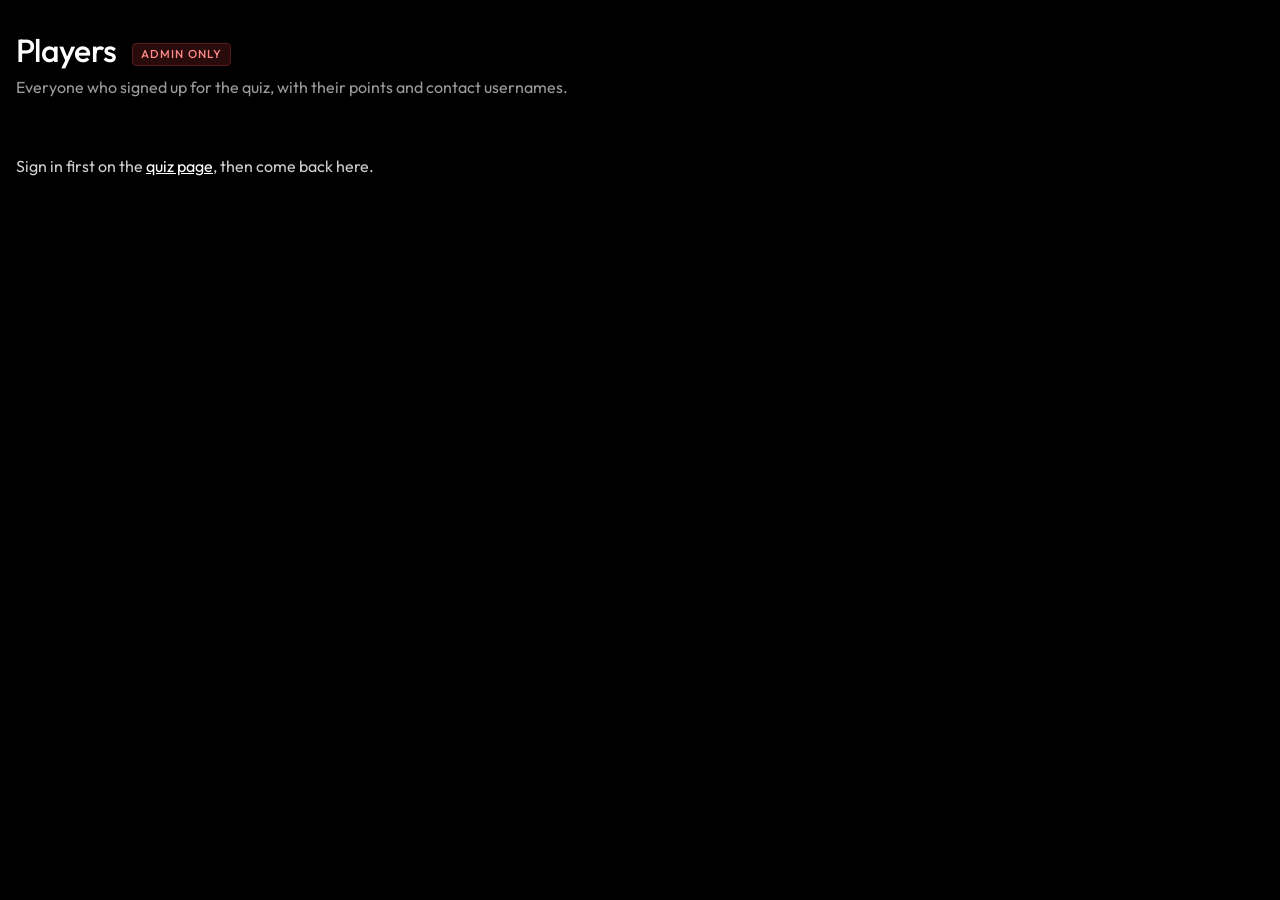
<file: admin/index.html>
<!DOCTYPE html>
<html lang="en">
<head>
<meta charset="utf-8">
<meta name="viewport" content="width=device-width, initial-scale=1">
<meta name="robots" content="noindex, nofollow">
<title>Admin · Players</title>
<link rel="icon" href="data:image/svg+xml,%3Csvg%20xmlns='http://www.w3.org/2000/svg'%20viewBox='0%200%20789.37%20789.37'%3E%3Crect%20width='789.37'%20height='789.37'%20rx='170'%20fill='%2312142b'/%3E%3Cg%20transform='translate(130.7%20130.7)%20scale(.67)'%20fill='%23fff'%3E%3Cpath%20d='m394.69,0C176.71,0,0,176.71,0,394.69s176.71,394.69,394.69,394.69,394.69-176.71,394.69-394.69S612.67,0,394.69,0Zm0,716.6c-177.5,0-321.91-144.41-321.91-321.91S217.18,72.78,394.69,72.78s321.91,144.41,321.91,321.91-144.41,321.91-321.91,321.91Z'/%3E%3Crect%20x='357.64'%20y='357.64'%20width='74.09'%20height='74.09'/%3E%3Crect%20x='357.64'%20y='240.66'%20width='74.09'%20height='74.09'/%3E%3Crect%20x='357.64'%20y='123.69'%20width='74.09'%20height='74.09'/%3E%3C/g%3E%3C/svg%3E">
<link href="https://fonts.googleapis.com/css2?family=Outfit:wght@300;400;500&display=swap" rel="stylesheet">
<link rel="stylesheet" href="/assets/site.css">
<script src="/assets/supabase.js"></script>
<style>
body{background:#000;color:#fff}
.ad{max-width:1500px;margin:0 auto;padding:30px 16px 60px}
.ad h1{font-size:2rem;font-weight:500;margin:0}.sub{color:var(--mute);margin:4px 0 22px}
.tag{display:inline-block;margin-left:10px;font-size:.72rem;letter-spacing:.1em;padding:3px 8px;border-radius:4px;background:#2a0b0b;color:#ff8a8a;border:1px solid #5a1a1a;vertical-align:middle}
.cards{display:grid;grid-template-columns:repeat(4,1fr);gap:12px;margin-bottom:20px}
.cards div{background:var(--card);border:1px solid var(--line);border-radius:14px;padding:14px 16px}.cards span{display:block;color:var(--mute);font-size:.85rem}.cards b{font-size:1.7rem;font-weight:300;font-variant-numeric:tabular-nums}
.bar{display:flex;gap:10px;flex-wrap:wrap;align-items:center;margin-bottom:12px}
#q{flex:1;min-width:220px;background:#0b0b0b;border:1px solid var(--line2);border-radius:8px;color:#fff;font:inherit;padding:10px 12px}
.bar label{display:flex;gap:8px;align-items:center;color:#cfcfcf;font-size:.9rem;cursor:pointer}
.b{font:inherit;color:#fff;background:var(--acc);border:1px solid var(--acc);border-radius:4px;padding:10px 16px;cursor:pointer}.b.alt{background:transparent;border-color:var(--line2)}.b.alt:hover{border-color:#fff}
.tw{border:1px solid var(--line);border-radius:14px;overflow:auto;background:#0b0b0b}
table{width:100%;border-collapse:collapse;font-size:.93rem;min-width:900px}
th{text-align:left;color:var(--mute);font-weight:400;font-size:.82rem;padding:12px 14px;border-bottom:1px solid var(--line);white-space:nowrap}
td{padding:12px 12px;border-bottom:1px solid #1c1c1c;white-space:nowrap}tr:last-child td{border-bottom:0}
td.n,th.n{text-align:right;font-variant-numeric:tabular-nums}td.tot{font-weight:500}
td a{color:#fff;text-decoration:none;border-bottom:1px dotted #555}.no{color:#555}
.cp{font:inherit;font-size:.75rem;color:var(--mute);margin-left:6px;cursor:pointer;background:none;border:0;padding:0}.cp:hover{color:#fff}
.who{display:flex;align-items:center;gap:10px}.av{width:26px;height:26px;border-radius:50%;background:var(--acc);display:grid;place-items:center;font-size:.8rem;flex:none}
.rk{color:#6f6fff}.msg{color:#cfcfcf;padding:30px 0}.msg a{color:#fff}
#toast{position:fixed;bottom:20px;left:50%;transform:translateX(-50%);background:#fff;color:#000;padding:8px 16px;border-radius:6px;opacity:0;transition:opacity .2s;pointer-events:none}#toast.on{opacity:1}
.topact{display:flex;gap:10px;align-items:center;justify-content:space-between;flex-wrap:wrap;margin:6px 0 12px}
.topact h2{font-size:1.15rem;font-weight:500;margin:0}
.b.danger{background:transparent;border-color:#7a2a2a;color:#ff8a8a}.b.danger:hover{border-color:#ff8a8a}.b.red{background:#b42323;border-color:#b42323}.b:disabled{opacity:.5;cursor:default}
.ra{display:flex;gap:6px}.sm{font:inherit;font-size:.8rem;color:#cfcfcf;background:transparent;border:1px solid #333;border-radius:4px;padding:5px 10px;cursor:pointer;white-space:nowrap}.sm:hover{border-color:#fff}.sm.red{color:#ff8a8a;border-color:#5a1a1a}.sm.red:hover{border-color:#ff8a8a}
.pill{display:inline-block;font-size:.7rem;letter-spacing:.06em;padding:2px 7px;border-radius:4px;margin-left:6px;vertical-align:middle}.pill.ban{background:#2a0b0b;color:#ff8a8a;border:1px solid #5a1a1a}.pill.adm{background:#0b0b2a;color:#9b9bff;border:1px solid #1a1a5a}
tr.isban td{opacity:.55}tr.isban td:last-child{opacity:1}
.sec{margin-top:30px;border:1px solid var(--line);border-radius:14px;background:var(--card);padding:18px 20px}
.sec h2{font-size:1.15rem;font-weight:500;margin:0 0 4px}.sec p.d{color:var(--mute);margin:0 0 10px;font-size:.92rem}
.trow{display:flex;justify-content:space-between;align-items:center;gap:10px;padding:12px 0;border-top:1px solid #1c1c1c;flex-wrap:wrap}.trow small{color:var(--mute)}.trow a{color:#fff}
.form{display:grid;grid-template-columns:2fr repeat(4,92px) auto;gap:8px;margin-top:12px}.form input,.mbox input{background:#0b0b0b;border:1px solid var(--line2);border-radius:6px;color:#fff;font:inherit;padding:9px 10px;min-width:0}
.form label{display:flex;flex-direction:column;gap:4px;font-size:.75rem;color:var(--mute)}
.seg{display:inline-flex;border:1px solid var(--line2);border-radius:8px;overflow:hidden}.seg button{font:inherit;font-size:.85rem;color:#cfcfcf;background:transparent;border:0;padding:8px 14px;cursor:pointer}.seg button+button{border-left:1px solid var(--line2)}.seg button.on{background:var(--acc);color:#fff}.seg button:not(.on):hover{background:#1a1a1a}
.fmsg{min-height:1.3em;margin:8px 0 0;font-size:.88rem;color:#ff8a8a}
.mdl{position:fixed;inset:0;background:rgba(0,0,0,.7);backdrop-filter:blur(4px);display:grid;place-items:center;z-index:99;padding:16px}.mdl[hidden]{display:none}
.mbox{width:100%;max-width:420px;background:var(--card);border:1px solid var(--line2);border-radius:12px;padding:24px}.mbox.warn{border-color:#5a1a1a;box-shadow:0 0 40px rgba(255,60,60,.15)}
.mbox h3{margin:0 0 8px;font-weight:500;font-size:1.25rem}.mbox p{color:#cfcfcf;margin:0 0 14px}.mbox input{width:100%;margin-bottom:12px}
.mbox .acts{display:flex;gap:10px;justify-content:flex-end;margin-top:4px}.mbox .err{color:#ff8a8a;font-size:.88rem;min-height:1.2em;margin:0 0 10px}
@media (max-width:700px){.cards{grid-template-columns:1fr 1fr}.form{grid-template-columns:1fr 1fr}}
</style>
</head>
<body>
<div class="ad">
  <h1>Players <span class="tag">ADMIN ONLY</span></h1>
  <p class="sub">Everyone who signed up for the quiz, with their points and contact usernames.</p>
  <div id="msg" class="msg">Loading…</div>
  <div id="app" hidden>
    <div class="cards"><div><span>Players</span><b id="cP">0</b></div><div><span>Played at least 1 topic</span><b id="cA">0</b></div><div><span>Added Telegram</span><b id="cT">0</b></div><div><span>Total points given</span><b id="cS">0</b></div></div>
    <div class="bar"><input id="q" type="search" placeholder="Search name, X, Telegram or Discord…" aria-label="Search players"><label><input type="checkbox" id="onlyPts"> Only players with points</label><button class="b alt" id="copyTg">Copy Telegram list</button><button class="b" id="csv">Download CSV</button></div>
    <div class="topact"><h2>Players</h2><button class="b danger" id="resetAll">Reset ALL points</button></div>
    <div class="tw"><table><thead><tr><th>#</th><th>Name</th><th class="n">Quiz</th><th class="n">Community</th><th class="n">Bonus</th><th class="n">Total</th><th class="n">Topics</th><th>X</th><th>Telegram</th><th>Discord</th><th>Joined</th><th>Actions</th></tr></thead><tbody id="rows"></tbody></table></div>
    <div class="sec">
      <h2>Community tasks (X posts)</h2>
      <p class="d">Tweets players can reply to, retweet, like and follow for points.</p>
      <div id="posts"></div>
      <div class="form">
        <label>Tweet link<input id="pUrl" placeholder="https://x.com/user/status/123…"></label>
        <label>Reply<input id="pRe" type="number" min="0" value="15"></label>
        <label>Retweet<input id="pRt" type="number" min="0" value="10"></label>
        <label>Like<input id="pLi" type="number" min="0" value="5"></label>
        <label>Follow<input id="pFo" type="number" min="0" value="20"></label>
        <label>&nbsp;<button class="b" id="pAdd">Add task</button></label>
      </div>
      <p class="fmsg" id="pMsg"></p>
    </div>
    <div class="sec">
      <h2>Quiz</h2>
      <p class="d">Choose which quiz is live, and open or close it for everyone (e.g. between seasons). Players can always see their points.</p>
      <div class="trow"><span>Active quiz: <b id="qSetName" style="font-weight:500">…</b><br><small>Players see only the active quiz’s topics. Points from both quizzes stay on the leaderboard.</small></span><div class="seg" id="qSet"><button data-set="crypto">Crypto quiz</button><button data-set="midnight">Midnight quiz</button></div></div>
      <div class="trow"><span>Seconds per question: <b id="qSecName" style="font-weight:500">…</b><br><small>5 to 60 seconds. A right answer gives 10 points + up to 15 speed bonus, so the max stays 250 per topic.</small></span><span class="ra"><input id="qSec" type="number" min="5" max="60" style="width:80px;background:#0b0b0b;border:1px solid var(--line2);border-radius:6px;color:#fff;font:inherit;padding:6px 10px"><button class="sm" id="qSecSave">Save</button></span></div>
      <div class="trow"><span>Quiz status: <b id="qState" style="font-weight:500">…</b></span><button class="sm" id="qToggle">…</button></div>
    </div>
  </div>
</div>
<div id="toast"></div>
<div class="mdl" id="mdl" hidden><div class="mbox" id="mbox" role="dialog" aria-modal="true" aria-labelledby="mT">
  <h3 id="mT"></h3><p id="mP"></p>
  <div id="mF"></div>
  <p class="err" id="mE"></p>
  <div class="acts"><button class="b alt" id="mCancel">Cancel</button><button class="b" id="mOk"></button></div>
</div></div>
<script>
var SB_URL="https://pesyetsbbjmprpwpdvze.supabase.co",SB_KEY="sb_publishable_aMZJN7rKW2or4of-FdoV_g_hu8Zi3hK";
var sb=window.supabase.createClient(SB_URL,SB_KEY),ALL=[];
function $(i){return document.getElementById(i)}
function fmt(n){return Number(n||0).toLocaleString("en-US")}
function toast(t){var e=$("toast");e.textContent=t;e.classList.add("on");setTimeout(function(){e.classList.remove("on")},1400)}
function cell(tr,txt,cls){var td=document.createElement("td");if(cls)td.className=cls;if(txt instanceof Node)td.appendChild(txt);else td.textContent=txt;tr.appendChild(td);return td}
function handle(v,url){if(!v){var s=document.createElement("span");s.className="no";s.textContent="—";return s}
  if(!url){return document.createTextNode(v)}var a=document.createElement("a");a.href=url+encodeURIComponent(v);a.target="_blank";a.rel="noopener";a.textContent="@"+v;return a}
function render(){
  var q=$("q").value.trim().toLowerCase(),only=$("onlyPts").checked,tb=$("rows");tb.textContent="";var rank=0;
  ALL.forEach(function(r){
    if(only&&!r.total)return;
    var hay=[r.name,r.x,r.telegram,r.discord].join(" ").toLowerCase();if(q&&hay.indexOf(q)<0)return;
    rank++;var tr=document.createElement("tr");
    cell(tr,String(rank),"rk");
    var w=document.createElement("div");w.className="who";var av=document.createElement("span");av.className="av";av.textContent=(r.name||"?").charAt(0).toUpperCase();var nm=document.createElement("span");nm.textContent=r.name;w.append(av,nm);if(r.banned){var bp=document.createElement("span");bp.className="pill ban";bp.textContent="BANNED";w.appendChild(bp);tr.className="isban"}if(r.is_admin){var ap=document.createElement("span");ap.className="pill adm";ap.textContent="ADMIN";w.appendChild(ap)}cell(tr,w);
    cell(tr,fmt(r.quiz),"n");cell(tr,fmt(r.community),"n");cell(tr,r.bonus?(r.bonus>0?"+":"")+fmt(r.bonus):"\u2013","n");cell(tr,fmt(r.total),"n tot");cell(tr,String(r.topics||0),"n");
    cell(tr,handle(r.x,"https://x.com/"));
    var tg=cell(tr,handle(r.telegram,"https://t.me/"));
    if(r.telegram&&r.telegram_verified){var tk=document.createElement("span");tk.textContent=" \u2713";tk.title="Connected (verified by Telegram)";tk.style.color="#4ade80";tg.appendChild(tk)}
    if(r.telegram){var b=document.createElement("button");b.className="cp";b.textContent="copy";b.onclick=function(){navigator.clipboard.writeText("@"+r.telegram).then(function(){toast("Copied @"+r.telegram)})};tg.appendChild(b)}
    var dc=cell(tr,handle(r.discord,null));if(r.discord&&r.discord_verified){var ok=document.createElement("span");ok.textContent=" \u2713";ok.title="Connected (verified by Discord)";ok.style.color="#4ade80";dc.appendChild(ok)}
    cell(tr,new Date(r.joined).toLocaleDateString("en-US",{month:"short",day:"numeric"}));
    var ac=document.createElement("div");ac.className="ra";
    if(!r.is_admin){
      ac.append(btn("Bonus","",function(){askBonus(r)}),btn("Reset","",function(){askReset(r)}),btn(r.banned?"Unban":"Ban","",function(){askBan(r)}),btn("Remove","red",function(){askRemove(r)}));
    }else{
      ac.append(btn("Reset","",function(){askReset(r)}));
    }
    cell(tr,ac);
    tb.appendChild(tr)
  });
  if(!rank){var tr=document.createElement("tr");var td=cell(tr,"No players match.");td.colSpan=12;td.className="no";tb.appendChild(tr)}
}
function visible(){var q=$("q").value.trim().toLowerCase(),only=$("onlyPts").checked;return ALL.filter(function(r){return !(only&&!r.total)&&(!q||[r.name,r.x,r.telegram,r.discord].join(" ").toLowerCase().indexOf(q)>=0)})}
$("q").oninput=render;$("onlyPts").onchange=render;
$("copyTg").onclick=function(){var l=visible().filter(function(r){return r.telegram}).map(function(r){return "@"+r.telegram});if(!l.length){toast("No Telegram usernames");return}navigator.clipboard.writeText(l.join("\n")).then(function(){toast("Copied "+l.length+" usernames")})};
$("csv").onclick=function(){
  function esc(v){v=v==null?"":String(v);if(/^[=+\-@]/.test(v))v="'"+v;return '"'+v.replace(/"/g,'""')+'"'}
  var rows=[["Rank","Name","Quiz","Community","Bonus","Total","Topics","X","Telegram","Discord","Joined"]];
  visible().forEach(function(r,i){rows.push([i+1,r.name,r.quiz,r.community,r.bonus||0,r.total,r.topics,r.x?"@"+r.x:"",r.telegram?"@"+r.telegram:"",r.discord||"",String(r.joined).slice(0,10)])});
  var blob=new Blob([rows.map(function(x){return x.map(esc).join(",")}).join("\n")],{type:"text/csv"});
  var a=document.createElement("a");a.href=URL.createObjectURL(blob);a.download="midnight-quiz-players-"+new Date().toISOString().slice(0,10)+".csv";a.click();setTimeout(function(){URL.revokeObjectURL(a.href)},1000)
};
function btn(t,c,f){var b=document.createElement("button");b.className="sm"+(c?" "+c:"");b.textContent=t;b.onclick=f;return b}
var M={};
function modal(o){M=o;$("mT").textContent=o.title;$("mP").textContent=o.text;$("mE").textContent="";var f=$("mF");f.textContent="";
  (o.fields||[]).forEach(function(x){var i=document.createElement("input");i.id=x.id;i.placeholder=x.ph||"";if(x.type)i.type=x.type;if(x.value!=null)i.value=x.value;f.appendChild(i)});
  $("mOk").textContent=o.ok;$("mOk").className="b"+(o.danger?" red":"");$("mOk").disabled=false;$("mbox").classList.toggle("warn",!!o.danger);$("mdl").hidden=false;
  var first=f.querySelector("input");(first||$("mOk")).focus()}
function closeModal(){$("mdl").hidden=true;M={}}
$("mCancel").onclick=closeModal;$("mdl").onclick=function(e){if(e.target===this)closeModal()};
document.addEventListener("keydown",function(e){if(e.key==="Escape"&&!$("mdl").hidden)closeModal()});
$("mOk").onclick=async function(){if(!M.run)return;this.disabled=true;$("mE").textContent="";
  try{var err=await M.run();if(err){$("mE").textContent=err;this.disabled=false;return}closeModal();if(M.done)toast(M.done);await reload()}catch(e){$("mE").textContent="Something went wrong. Try again.";this.disabled=false}};
async function call(fn,args){var r=await sb.rpc(fn,args||{});return r.error?(r.error.code==="42501"?"Not allowed.":(r.error.message||"Failed.")):null}
function askReset(r){modal({title:"Reset "+r.name+"\u2019s points?",text:"Their quiz, community and bonus points go to 0 and they can play every topic again. Their account and usernames stay.",ok:"Reset points",danger:true,done:"Points reset",run:function(){return call("admin_reset_user",{p_user:r.id})}})}
function askRemove(r){modal({title:"Remove "+r.name+"?",text:"This deletes their account, points and connected usernames. They can sign up again as a new player.",ok:"Remove player",danger:true,done:"Player removed",run:function(){return call("admin_remove_user",{p_user:r.id})}})}
function askBan(r){if(r.banned)modal({title:"Unban "+r.name+"?",text:"They can sign in and play again.",ok:"Unban",done:"Player unbanned",run:function(){return call("admin_ban_user",{p_user:r.id,p_ban:false})}});
  else modal({title:"Ban "+r.name+"?",text:"They are signed out, can\u2019t sign in again with this account, and are hidden from the leaderboard. Their points are kept in case you unban them.",ok:"Ban player",danger:true,done:"Player banned",run:function(){return call("admin_ban_user",{p_user:r.id,p_ban:true})}})}
function askBonus(r){modal({title:"Bonus points for "+r.name,text:"Use a positive number to add points, or a negative number (like -50) to take points away. It shows in their community points.",fields:[{id:"bP",ph:"Points, e.g. 100 or -50",type:"number"},{id:"bN",ph:"Note (optional), e.g. Event winner"}],ok:"Save bonus",done:"Bonus saved",
  run:function(){var n=parseInt($("bP").value,10);if(!n)return Promise.resolve("Enter a number that isn\u2019t 0.");return call("admin_bonus",{p_user:r.id,p_points:n,p_note:$("bN").value})}})}
$("resetAll").onclick=function(){modal({title:"Reset ALL points?",text:"Every player\u2019s quiz, community and bonus points go back to 0, and all topics can be played again. A backup of the current leaderboard is saved first. Accounts and usernames stay.",fields:[{id:"rC",ph:"Type RESET to confirm"}],ok:"Reset all",danger:true,done:"All points reset (backup saved)",
  run:function(){if($("rC").value.trim()!=="RESET")return Promise.resolve("Type RESET in capitals to confirm.");return call("admin_reset_all",{p_confirm:"RESET"})}})};
async function loadPosts(){var r=await sb.rpc("admin_posts");var box=$("posts");box.textContent="";if(r.error)return;
  if(!r.data.length){var e=document.createElement("p");e.className="d";e.style.color="var(--mute)";e.textContent="No tasks yet.";box.appendChild(e)}
  r.data.forEach(function(p){var row=document.createElement("div");row.className="trow";var l=document.createElement("span");
    var a=document.createElement("a");a.href="https://x.com/"+encodeURIComponent(p.handle)+"/status/"+encodeURIComponent(p.tweet_id);a.target="_blank";a.rel="noopener";a.textContent="x.com/"+p.handle+"/status/"+p.tweet_id;
    var sm=document.createElement("small");sm.textContent="Reply "+p.pts_reply+" \u00b7 Retweet "+p.pts_retweet+" \u00b7 Like "+p.pts_like+" \u00b7 Follow "+p.pts_follow+" \u00b7 "+p.players+" player"+(p.players===1?"":"s")+" claimed"+(p.active?"":" \u00b7 HIDDEN");
    l.append(a,document.createElement("br"),sm);var ac=document.createElement("div");ac.className="ra";
    ac.append(btn(p.active?"Hide":"Show","",async function(){var e=await call("admin_post_active",{p_id:p.id,p_active:!p.active});if(e)toast(e);else{toast(p.active?"Task hidden":"Task shown");loadPosts()}}),
      btn("Delete","red",function(){modal({title:"Delete this task?",text:"The task is removed and the points players earned from it are taken away. To keep their points, use Hide instead.",ok:"Delete task",danger:true,done:"Task deleted",run:function(){return call("admin_delete_post",{p_id:p.id})}})}));
    row.append(l,ac);box.appendChild(row)})}
$("pAdd").onclick=async function(){var u=$("pUrl").value.trim();$("pMsg").textContent="";
  if(!/^https?:\/\/(www\.)?(x|twitter)\.com\/[A-Za-z0-9_]{1,15}\/status\/[0-9]{5,25}/.test(u)){$("pMsg").textContent="Paste a full tweet link, like https://x.com/name/status/123\u2026";return}
  var v=function(id){var n=parseInt($(id).value,10);return isNaN(n)?0:n};this.disabled=true;
  var e=await call("admin_add_post",{p_url:u,p_reply:v("pRe"),p_retweet:v("pRt"),p_like:v("pLi"),p_follow:v("pFo")});this.disabled=false;
  if(e){$("pMsg").textContent="Could not add: check the link and points (0\u20131000).";return}$("pUrl").value="";toast("Task added");loadPosts()};
var QOPEN=true;
var QSET="crypto",SETNAME={crypto:"Crypto quiz",midnight:"Midnight quiz"};
async function loadQuiz(){var r=await sb.from("app_settings").select("key,value").in("key",["quiz_open","quiz_set","quiz_seconds"]);(r.data||[]).forEach(function(x){if(x.key==="quiz_seconds"){$("qSecName").textContent=x.value+" seconds";$("qSec").value=x.value}if(x.key==="quiz_open")QOPEN=x.value!==false;if(x.key==="quiz_set")QSET=x.value==="midnight"?"midnight":"crypto"});
  $("qSetName").textContent=SETNAME[QSET];document.querySelectorAll("#qSet button").forEach(function(b){b.classList.toggle("on",b.dataset.set===QSET)});
  $("qState").textContent=QOPEN?"Open":"Closed";$("qState").style.color=QOPEN?"#4ade80":"#ff8a8a";$("qToggle").textContent=QOPEN?"Close quiz":"Open quiz"}
document.querySelectorAll("#qSet button").forEach(function(b){b.onclick=function(){var to=b.dataset.set;if(to===QSET)return;
  modal({title:"Switch to the "+SETNAME[to]+"?",text:"Players will see the "+SETNAME[to]+" topics right away. Points and progress from the "+SETNAME[QSET]+" are kept, and switching back shows them again.",ok:"Switch quiz",done:"Switched to the "+SETNAME[to],
    run:async function(){var e=await call("admin_set_quiz_set",{p_set:to});if(!e)await loadQuiz();return e}})}});
$("qSecSave").onclick=async function(){var v=parseInt($("qSec").value,10);if(!(v>=5&&v<=60)){toast("Use 5 to 60 seconds");return}this.disabled=true;var e=await call("admin_set_quiz_seconds",{p_seconds:v});this.disabled=false;if(e){toast(e);return}toast("Timer set to "+v+" seconds");loadQuiz()};
$("qToggle").onclick=function(){var open=!QOPEN;modal({title:open?"Open the quiz?":"Close the quiz?",text:open?"Everyone can play again.":"Nobody can start or continue a topic until you open it again. Points and the leaderboard stay.",ok:open?"Open quiz":"Close quiz",danger:!open,done:open?"Quiz opened":"Quiz closed",run:async function(){var e=await call("admin_set_quiz_open",{p_open:open});if(!e)await loadQuiz();return e}})};
async function reload(){var r=await sb.rpc("admin_players");if(!r.error){ALL=r.data||[];stats();render()}}
function stats(){$("cP").textContent=fmt(ALL.length);$("cA").textContent=fmt(ALL.filter(function(x){return x.topics>0}).length);$("cT").textContent=fmt(ALL.filter(function(x){return x.telegram}).length);$("cS").textContent=fmt(ALL.reduce(function(a,x){return a+x.total},0))}
(async function(){
  var s=await sb.auth.getSession();
  if(!s.data.session){$("msg").innerHTML='Sign in first on the <a href="/quiz/">quiz page</a>, then come back here.';return}
  var r=await sb.rpc("admin_players");
  if(r.error){$("msg").textContent=r.error.code==="42501"?"This page is only for the site admin.":"Could not load players. Refresh to try again.";return}
  ALL=r.data||[];stats();
  $("msg").hidden=true;$("app").hidden=false;render();loadPosts();loadQuiz()
})();
</script>
</body>
</html>
</file>
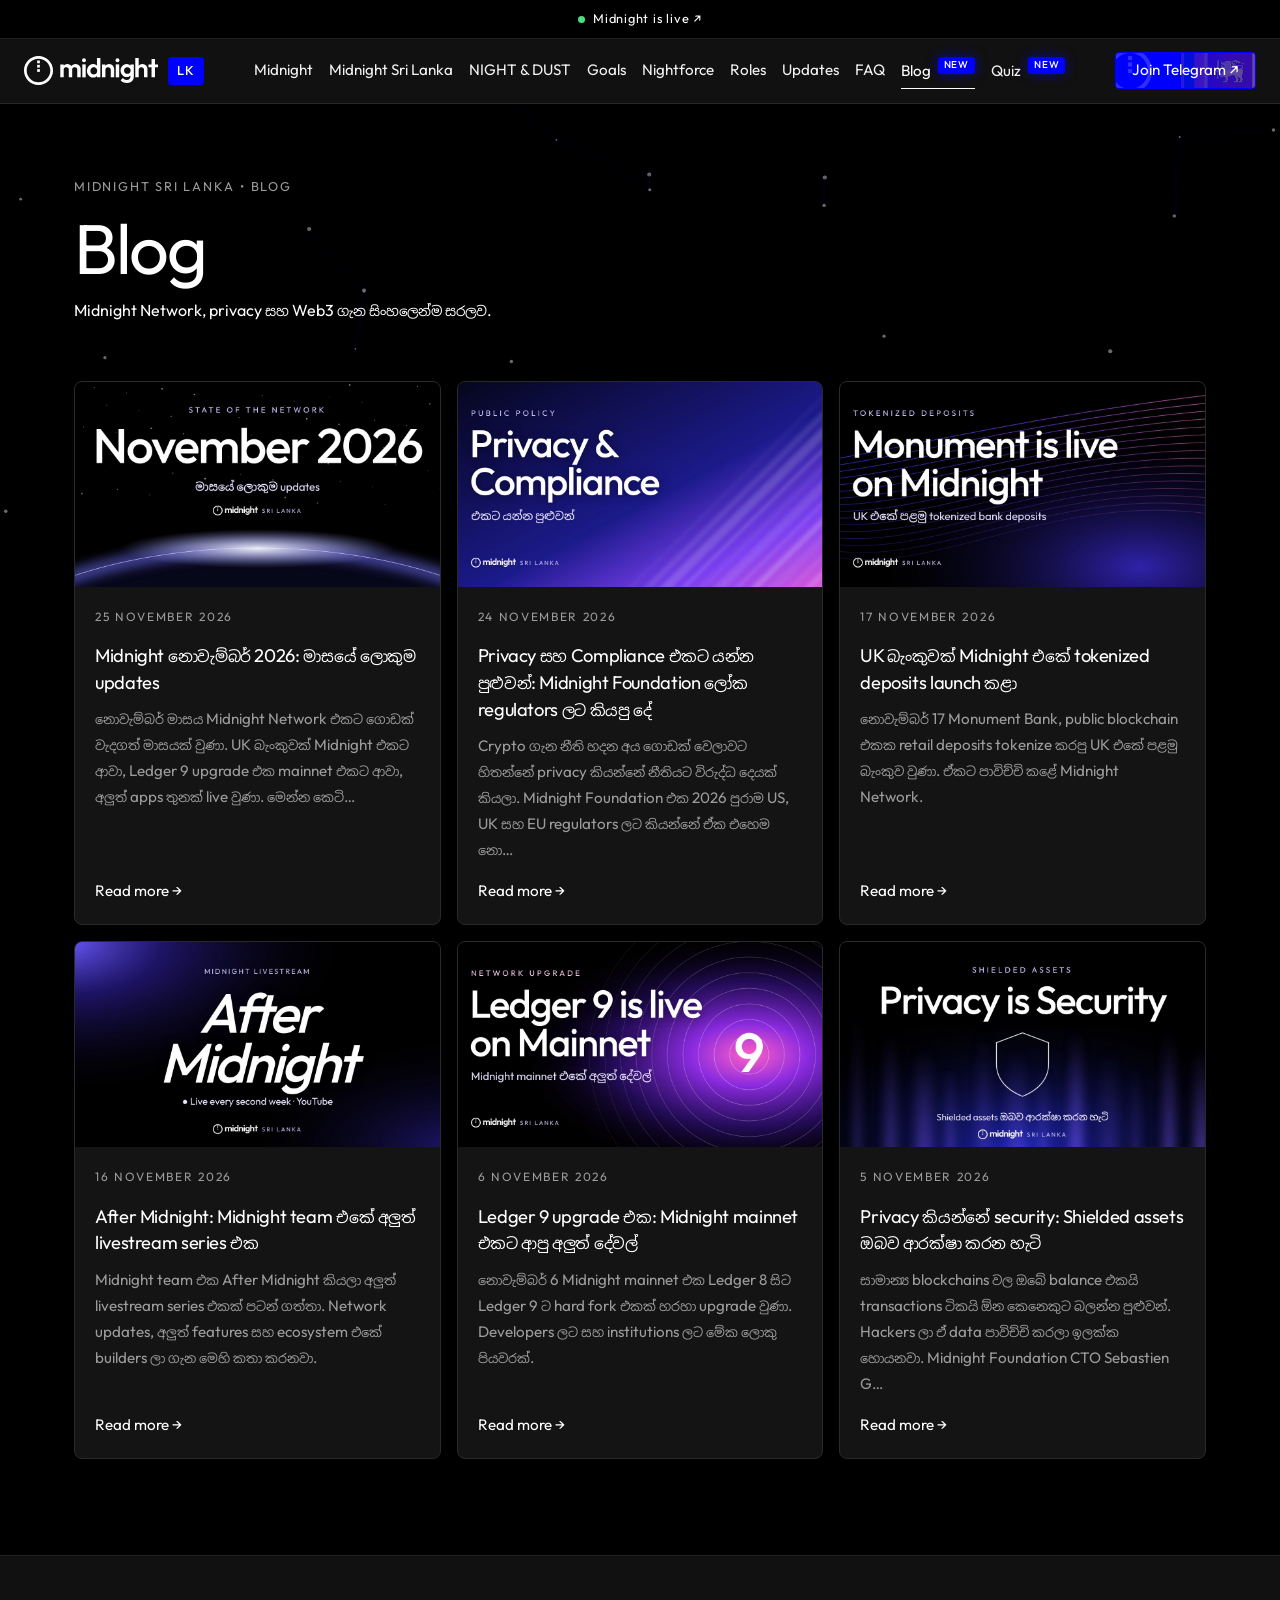
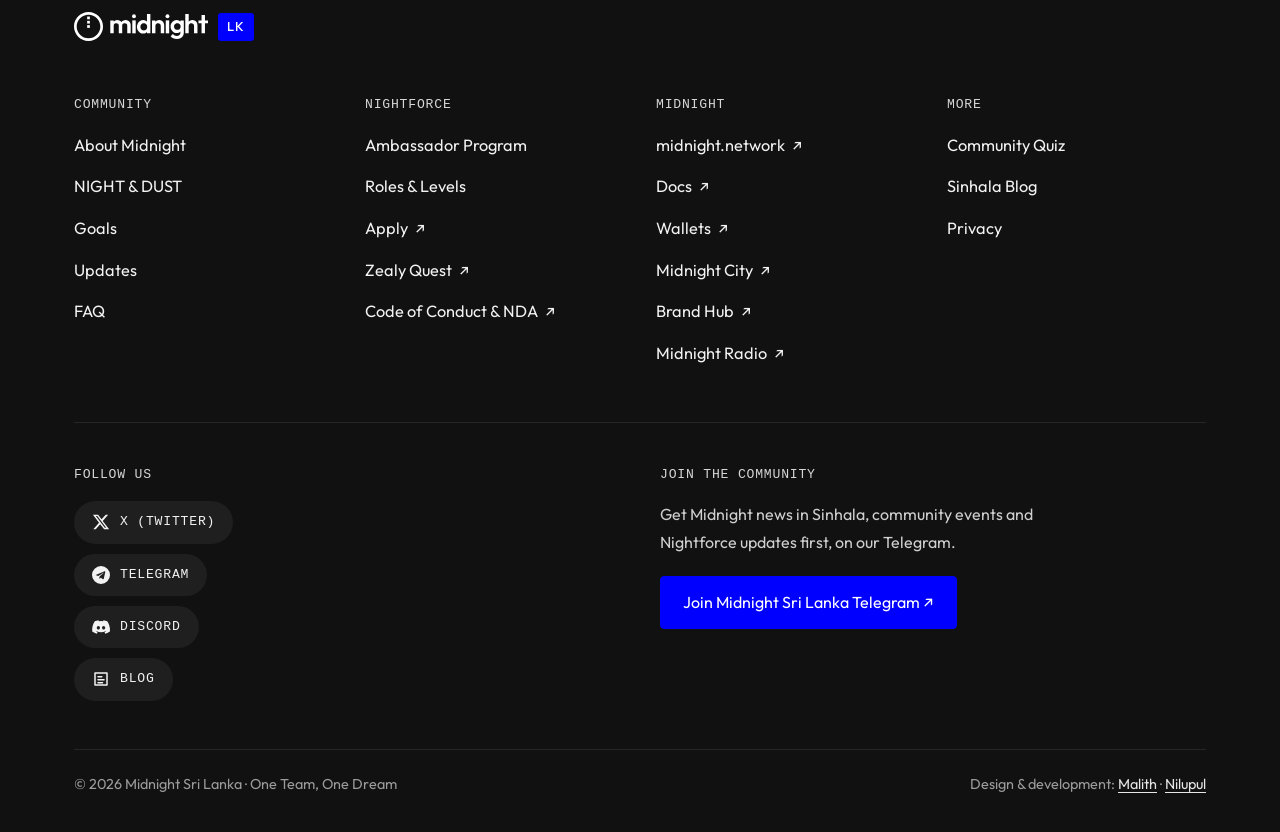
<file: blog/index.html>
<!DOCTYPE html>
<html lang="si">
<head>
<meta charset="utf-8">
<meta name="viewport" content="width=device-width, initial-scale=1">
<title>Blog | Midnight Sri Lanka</title>
<meta property="og:type" content="website">
<meta property="og:site_name" content="Midnight Sri Lanka">
<meta property="og:title" content="Blog | Midnight Sri Lanka">
<meta property="og:description" content="Midnight Sri Lanka blog: Midnight Network, privacy සහ Web3 ගැන සිංහලෙන්.">
<meta property="og:url" content="https://midnightsrilanka.xyz/blog/">
<meta property="og:image" content="https://midnightsrilanka.xyz/assets/og.jpg">
<meta property="og:image:width" content="1200">
<meta property="og:image:height" content="630">
<meta name="twitter:card" content="summary_large_image">
<meta name="twitter:image" content="https://midnightsrilanka.xyz/assets/og.jpg">
<meta name="generator" content="midnightsrilanka-site">
<meta name="description" content="Midnight Sri Lanka blog: Midnight Network, privacy සහ Web3 ගැන සිංහලෙන්.">
<link rel="icon" href="data:image/svg+xml,%3Csvg%20xmlns='http://www.w3.org/2000/svg'%20viewBox='0%200%20789.37%20789.37'%3E%3Crect%20width='789.37'%20height='789.37'%20rx='170'%20fill='%23000'/%3E%3Cg%20transform='translate(130.7%20130.7)%20scale(.67)'%20fill='%23fff'%3E%3Cpath%20d='m394.69,0C176.71,0,0,176.71,0,394.69s176.71,394.69,394.69,394.69,394.69-176.71,394.69-394.69S612.67,0,394.69,0Zm0,716.6c-177.5,0-321.91-144.41-321.91-321.91S217.18,72.78,394.69,72.78s321.91,144.41,321.91,321.91-144.41,321.91-321.91,321.91Z'/%3E%3Crect%20x='357.64'%20y='357.64'%20width='74.09'%20height='74.09'/%3E%3Crect%20x='357.64'%20y='240.66'%20width='74.09'%20height='74.09'/%3E%3Crect%20x='357.64'%20y='123.69'%20width='74.09'%20height='74.09'/%3E%3C/g%3E%3C/svg%3E">
<link rel="preconnect" href="https://fonts.googleapis.com">
<link href="https://fonts.googleapis.com/css2?family=Outfit:wght@300;400;500&display=swap" rel="stylesheet">
<script>/* Quiz preview mode: the quiz stays hidden until it is opened once with the preview link. Set QUIZ_PUBLIC to true to show it to everyone. */
(function(){var QUIZ_PUBLIC=true,ok=QUIZ_PUBLIC;try{if(/[?&]preview=nightowl\b/.test(location.search))localStorage.setItem("msl_preview","1");if(location.search.indexOf("preview=off")>=0)localStorage.removeItem("msl_preview");ok=ok||localStorage.getItem("msl_preview")==="1"}catch(e){}if(!ok)document.documentElement.classList.add("noquiz")})();</script>
<link rel="stylesheet" href="/assets/site.css">
<style>
.nav a.on{color:#fff;border-bottom-color:#fff}
.bhero{padding:72px 0 8px}
.bhero .display{font-size:clamp(2.6rem,7vw,4.4rem);margin:10px 0 12px}
.bhero .lead{max-width:640px}
.updates{display:grid;grid-template-columns:repeat(auto-fill,minmax(300px,1fr));gap:16px;margin-top:34px}
.upd{display:flex;flex-direction:column;background:var(--card);border:1px solid var(--line);border-radius:8px;overflow:hidden;text-decoration:none;color:#fff;transition:border-color .2s}
.upd:hover,.upd:focus-visible{border-color:#fff;outline:none}
.upd .thumb{aspect-ratio:16/9;background:#0c0c0c;object-fit:cover;width:100%;transition:transform .45s cubic-bezier(.22,1,.36,1)}
.upd.spot .thumb{transform:scale(1.05)}
.upd .body{padding:20px;display:flex;flex-direction:column;flex:1}
.upd .body h3{font-size:1.15rem;line-height:1.45;margin:6px 0 10px}
.upd .body p{color:var(--mute);font-size:.95rem;margin:0 0 16px}
.upd .more{margin-top:auto;color:#fff;font-size:.95rem}
.upd .more span{display:inline-block;transition:transform .25s}.upd:hover .more span{transform:translateX(4px)}
.post{max-width:760px;margin:0 auto;padding:48px 0 0}
.back{display:inline-flex;gap:8px;color:var(--mute);text-decoration:none;font-size:.95rem}
.back:hover{color:#fff}
.post h1{font-size:clamp(2rem,5vw,3rem);font-weight:400;letter-spacing:-.02em;line-height:1.25;margin:22px 0 14px}
.meta{display:flex;flex-wrap:wrap;gap:8px 18px;color:var(--mute);font-size:.95rem;padding-bottom:26px;border-bottom:1px solid var(--line)}
.prose{font-size:1.08rem;line-height:1.95;color:#e9e9e9;padding-top:28px}
.prose p{margin:0 0 18px}
.prose h2,.prose h3,.prose .ph{font-size:1.45rem;font-weight:500;color:#fff;margin:38px 0 14px;line-height:1.4}
.prose b,.prose strong{color:#fff;font-weight:500}
.prose a{color:#fff;text-decoration:underline;text-underline-offset:3px;overflow-wrap:anywhere}
.prose ul,.prose ol{padding-left:22px;margin:0 0 20px}
.prose li{margin:0 0 12px}
.prose figure{margin:26px 0}
.prose img{display:block;max-width:100%;height:auto;border-radius:8px;border:1px solid var(--line);margin:0 auto;background:#0c0c0c}
.share{display:flex;flex-wrap:wrap;gap:10px;margin:40px 0 0;padding-top:26px;border-top:1px solid var(--line)}
.pcta{margin-top:40px;background:var(--card);border:1px solid var(--line);border-left:3px solid var(--acc);border-radius:8px;padding:24px}
.pcta h3{margin:0 0 6px;font-weight:500}.pcta p{color:#cfcfcf;margin:0 0 16px}
.more-posts{margin-top:56px}
.state{color:var(--mute);padding:40px 0}
@media (prefers-reduced-motion:reduce){.upd .thumb,.upd .more span{transition:none}}
</style>
</head>
<body>
<canvas id="zk-canvas" aria-hidden="true"></canvas>

<div class="topbar"><div class="wrap">
  <span><span class="dot" aria-hidden="true"></span><a class="tblink" href="https://midnight.network/" target="_blank" rel="noopener">Midnight is live ↗</a></span>
  
</div></div>

<header class="site"><div class="wrap hrow">
  <a class="brand" href="/#top"><img src="/assets/midnight-logo.svg" alt="midnight" width="115" height="25"><span class="lk">LK</span></a>
  <nav class="nav" aria-label="Main">
    <a href="/#about">Midnight</a><a href="/#community">Midnight Sri Lanka</a><a href="/#token">NIGHT &amp; DUST</a><a href="/#goals">Goals</a><a href="/#nightforce">Nightforce</a><a href="/#roles">Roles</a><a href="/#updates">Updates</a><a href="/#faq">FAQ</a><a href="/blog/" class="on" aria-current="page">Blog<span class="newtag" aria-label="new">NEW</span></a><a href="/quiz/">Quiz<span class="newtag" aria-label="new">NEW</span></a>
  </nav>
  <a class="btn blue tg" href="https://t.me/MidnightSriLanka" target="_blank" rel="noopener">Join <span class="tgl">Midnight Sri Lanka </span>Telegram ↗</a>
  <details class="mnav"><summary>Menu</summary><nav aria-label="Mobile">
    <a href="/#about">Midnight &amp; Rational Privacy</a><a href="/#community">Sri Lankan Midnight Community</a><a href="/#token">NIGHT Live Price &amp; DUST</a><a href="/#goals">Our Goals</a><a href="/#nightforce">Nightforce Program</a><a href="/#roles">Discord Roles (0-4)</a><a href="/#updates">Ecosystem Updates</a><a href="/#faq">SL Telegram &amp; FAQ</a><a href="/blog/">Sinhala Blog<span class="newtag">NEW</span></a><a href="/quiz/">Community Quiz<span class="newtag">NEW</span></a><a href="https://t.me/MidnightSriLanka" target="_blank" rel="noopener">Join Midnight Sri Lanka Telegram ↗</a>
  </nav></details>
</div></header>
<main id="top" class="wrap">
  <section id="list">
    <div class="bhero">
      <span class="label">Midnight Sri Lanka • Blog</span>
      <h1 class="display">Blog</h1>
      <p class="lead">Midnight Network, privacy සහ Web3 ගැන සිංහලෙන්ම සරලව.</p>
    </div>
    <div class="updates" id="posts"><p class="state">Loading posts…</p></div>
  </section>
  <article id="post" class="post" hidden>
    <a class="back" href="/blog/">← All posts</a>
    <h1 id="ptitle"></h1>
    <div class="meta"><span id="pdate"></span><span id="pread"></span></div>
    <div class="prose" id="pbody"></div>
    <div class="share">
      <button class="btn out" id="copylink" type="button">Copy link</button>
      <a class="btn out" id="sharex" target="_blank" rel="noopener">Share on X ↗</a>
      <a class="btn out" id="sharetg" target="_blank" rel="noopener">Share on Telegram ↗</a>
    </div>
    <div class="pcta"><h3>Midnight Sri Lanka community එකට එකතු වෙන්න</h3><p>අලුත් posts, events සහ Nightforce updates මුලින්ම Telegram එකෙන් දැනගන්න.</p><a class="btn blue" href="https://t.me/MidnightSriLanka" target="_blank" rel="noopener">Join Midnight Sri Lanka Telegram ↗</a></div>
    <div class="more-posts"><h2 class="h2" style="font-size:1.6rem">More posts</h2><div class="updates" id="moreposts"></div></div>
  </article>
</main>
<footer class="site fx"><div class="wrap">
  <a class="brand fbrand" href="/"><img src="/assets/midnight-logo.svg" alt="midnight" width="134" height="29"><span class="lk">LK</span></a>
  <div class="fcols">
    <div><h4>Community</h4><a href="/#about">About Midnight</a><a href="/#token">NIGHT &amp; DUST</a><a href="/#goals">Goals</a><a href="/#updates">Updates</a><a href="/#faq">FAQ</a></div>
    <div><h4>Nightforce</h4><a href="/#nightforce">Ambassador Program</a><a href="/#roles">Roles &amp; Levels</a><a href="https://midnight.network/nightforce" target="_blank" rel="noopener">Apply <span class="ar">↗</span></a><a href="https://zealy.io/cw/midnightambassadorprogram/questboard?invitationId=Yh_lQHcD5jOBFGGn8LjQ0" target="_blank" rel="noopener">Zealy Quest <span class="ar">↗</span></a><a href="https://mpc.midnight.network/midnight-nightforce-coc-and-nda" target="_blank" rel="noopener">Code of Conduct &amp; NDA <span class="ar">↗</span></a></div>
    <div><h4>Midnight</h4><a href="https://midnight.network/" target="_blank" rel="noopener">midnight.network <span class="ar">↗</span></a><a href="https://docs.midnight.network/" target="_blank" rel="noopener">Docs <span class="ar">↗</span></a><a href="https://midnight.network/ecosystem-catalog?tag=wallet" target="_blank" rel="noopener">Wallets <span class="ar">↗</span></a><a href="https://midnight.city" target="_blank" rel="noopener">Midnight City <span class="ar">↗</span></a><a href="https://midnight.network/brand-hub" target="_blank" rel="noopener">Brand Hub <span class="ar">↗</span></a><a href="https://midnightradio.cloud/#watch-live" target="_blank" rel="noopener">Midnight Radio <span class="ar">↗</span></a></div>
    <div><h4>More</h4><a href="/quiz/">Community Quiz</a><a href="/blog/">Sinhala Blog</a><a href="/privacy.html">Privacy</a></div>
  </div>
  <div class="frow">
    <div><h4>Follow us</h4><div class="pills">
      <a class="pill" href="https://x.com/MidnightNtwrk" target="_blank" rel="noopener"><svg viewBox="0 0 24 24" fill="currentColor" aria-hidden="true"><path d="M18.244 2.25h3.308l-7.227 8.26 8.502 11.24H16.17l-5.214-6.817L4.99 21.75H1.68l7.73-8.835L1.254 2.25H8.08l4.713 6.231zm-1.161 17.52h1.833L7.084 4.126H5.117z"/></svg>X (Twitter)</a>
      <a class="pill" href="https://t.me/MidnightSriLanka" target="_blank" rel="noopener"><svg viewBox="0 0 24 24" fill="currentColor" aria-hidden="true"><path d="M12 0a12 12 0 1 0 0 24 12 12 0 0 0 0-24zm5.6 8.2-1.9 8.9c-.1.6-.5.8-1 .5l-2.9-2.1-1.4 1.3c-.2.2-.3.3-.6.3l.2-3 5.4-4.9c.2-.2 0-.3-.3-.1l-6.7 4.2-2.9-.9c-.6-.2-.6-.6.1-.9l11.3-4.4c.5-.2 1 .1.7 1.1z"/></svg>Telegram</a>
      <a class="pill" href="https://discord.com/invite/midnightnetwork" target="_blank" rel="noopener"><svg viewBox="0 0 24 24" fill="currentColor" aria-hidden="true"><path d="M20.3 4.4A19.8 19.8 0 0 0 15.4 3l-.6 1.3a18.3 18.3 0 0 0-5.6 0L8.6 3a19.7 19.7 0 0 0-4.9 1.4C.6 9 0 13.6.3 18.1a19.9 19.9 0 0 0 6 3l1.3-2.1c-.7-.3-1.4-.6-2-1l.5-.4a14.2 14.2 0 0 0 12 0l.5.4c-.6.4-1.3.7-2 1l1.3 2.1a19.8 19.8 0 0 0 6-3c.4-5.2-.7-9.7-3.6-13.7zM8.5 15.4c-1.2 0-2.1-1.1-2.1-2.4s.9-2.4 2.1-2.4 2.1 1.1 2.1 2.4-.9 2.4-2.1 2.4zm7 0c-1.2 0-2.1-1.1-2.1-2.4s.9-2.4 2.1-2.4 2.1 1.1 2.1 2.4-.9 2.4-2.1 2.4z"/></svg>Discord</a>
      <a class="pill" href="https://midnight-srilanka.blogspot.com/" target="_blank" rel="noopener"><svg viewBox="0 0 24 24" fill="none" stroke="currentColor" stroke-width="2" stroke-linecap="round" stroke-linejoin="round" aria-hidden="true"><path d="M4 4h16v16H4z"/><path d="M8 9h5M8 13h8M8 17h6"/></svg>Blog</a>
    </div></div>
    <div class="fjoin"><h4>Join the community</h4><p>Get Midnight news in Sinhala, community events and Nightforce updates first, on our Telegram.</p><a class="btn blue" href="https://t.me/MidnightSriLanka" target="_blank" rel="noopener">Join Midnight Sri Lanka Telegram ↗</a></div>
  </div>
  <div class="fbottom"><span>© 2026 Midnight Sri Lanka · One Team, One Dream</span><span>Design &amp; development: <a href="https://www.linkedin.com/in/malith1992/" target="_blank" rel="noopener">Malith</a> · <a href="https://www.linkedin.com/in/nilupulsayuranga" target="_blank" rel="noopener">Nilupul</a></span></div>
</div></footer>
<script>
(function(){
  var BLOG="https://midnight-srilanka.blogspot.com";
  var $=function(id){return document.getElementById(id)};
  var params=new URLSearchParams(location.search),PID=params.get("p");
  function jsonp(url,cb,fail){
    var name="__b"+Math.random().toString(36).slice(2);
    window[name]=function(d){try{cb(d)}finally{delete window[name]}};
    var s=document.createElement("script");s.src=url+(url.indexOf("?")<0?"?":"&")+"alt=json-in-script&callback="+name;
    s.onerror=fail;document.body.appendChild(s);
  }
  function pid(e){var m=(e.id&&e.id.$t||"").match(/post-(\d+)/);return m&&m[1]}
  function fmtDate(t){return t?new Date(t).toLocaleDateString("en-GB",{day:"numeric",month:"long",year:"numeric"}):""}
  function plain(html){return new DOMParser().parseFromString(html||"","text/html").body.textContent.replace(/\s+/g," ").trim()}
  function bigImg(u){return u.replace(/\/s72(-[^/]*)?-c\//,"/w1200-h675-c/").replace(/=s72(-[^=]*)?-c$/,"=w1200-h675-c")}
  var LOCAL="/blog/posts/index.json",LOCALCACHE=null;
  function fromBlogger(e){var t=e["media$thumbnail"]&&e["media$thumbnail"].url;return{id:pid(e),title:(e.title&&e.title.$t)||"Untitled",date:e.published&&e.published.$t,thumb:t?bigImg(t):"",text:plain((e.content||e.summary||{}).$t)}}
  function fromLocal(x){return{id:x.slug,local:true,title:x.title,date:x.date,thumb:x.cover,text:x.summary||""}}
  function loadLocal(cb){if(LOCALCACHE)return cb(LOCALCACHE);fetch(LOCAL,{cache:"no-cache"}).then(function(r){return r.ok?r.json():[]}).then(function(d){LOCALCACHE=Array.isArray(d)?d:[];cb(LOCALCACHE)},function(){cb([])})}
  function allPosts(n,cb){loadLocal(function(L){var loc=L.map(fromLocal);
    jsonp(BLOG+"/feeds/posts/default?max-results="+n,function(d){var b=((d.feed&&d.feed.entry)||[]).map(fromBlogger);cb(sortP(loc.concat(b)),true)},function(){cb(sortP(loc),false)})})}
  function sortP(a){return a.sort(function(x,y){return new Date(y.date)-new Date(x.date)})}
  function card(o){
    var a=document.createElement("a");a.className="upd";a.href="/blog/?p="+o.id;
    if(o.thumb){var i=document.createElement("img");i.className="thumb";i.loading="lazy";i.alt="";i.src=o.thumb;a.appendChild(i)}
    var b=document.createElement("div");b.className="body";
    var d=document.createElement("span");d.className="small";d.textContent=fmtDate(o.date);
    var h=document.createElement("h3");h.textContent=o.title;
    var txt=o.text||"";var p=document.createElement("p");p.textContent=txt.length>170?txt.slice(0,167)+"…":txt;
    var m=document.createElement("span");m.className="more";m.innerHTML='Read more <span aria-hidden="true">→</span>';
    b.appendChild(d);b.appendChild(h);b.appendChild(p);b.appendChild(m);a.appendChild(b);return a;
  }
  // clean Blogger HTML so it uses the site's own typography
  function clean(html){
    var doc=new DOMParser().parseFromString(html,"text/html"),root=doc.body;
    root.querySelectorAll("script,style,link,meta,form,input,button,object,embed").forEach(function(n){n.remove()});
    root.querySelectorAll("iframe").forEach(function(f){var s=f.getAttribute("src")||"";if(!/^https:\/\/(www\.)?(youtube\.com|youtube-nocookie\.com)\//.test(s))f.remove();else{f.removeAttribute("width");f.removeAttribute("height");f.setAttribute("style","width:100%;aspect-ratio:16/9;border:0;border-radius:8px")}});
    root.querySelectorAll("*").forEach(function(n){
      Array.from(n.attributes).forEach(function(at){var k=at.name.toLowerCase();if(k.indexOf("on")===0||k==="style"||k==="class"||k==="align"||k.indexOf("data-")===0||(n.tagName!=="IFRAME"&&(k==="width"||k==="height")))n.removeAttribute(at.name)});
    });
    root.querySelectorAll("a").forEach(function(a){var h=a.getAttribute("href")||"";if(!/^https?:\/\//.test(h)&&h.indexOf("/")!==0){a.removeAttribute("href")}else{a.target="_blank";a.rel="noopener"}});
    // images: drop the link-to-itself wrapper, wrap in a figure
    root.querySelectorAll("img").forEach(function(img){
      img.loading="lazy";if(!img.alt)img.alt="";
      var s=img.getAttribute("src")||"";img.src=s.replace(/=w\d+-h\d+$/,"=w1200");
      var p=img.parentElement;if(p&&p.tagName==="A")p.replaceWith(img);
      var fig=doc.createElement("figure");img.replaceWith(fig);fig.appendChild(img);
    });
    // turn plain web addresses into links and **bold** into bold
    var walker=doc.createTreeWalker(root,NodeFilter.SHOW_TEXT),nodes=[];while(walker.nextNode())nodes.push(walker.currentNode);
    nodes.forEach(function(t){
      if(t.parentElement&&t.parentElement.closest("a"))return;
      var v=t.nodeValue;if(!/https?:\/\/|\*\*/.test(v))return;
      var frag=doc.createDocumentFragment(),re=/(https?:\/\/[^\s<>()]+[^\s<>().,!?:;])|\*\*([^*]+)\*\*/g,last=0,m;
      while((m=re.exec(v))){frag.appendChild(doc.createTextNode(v.slice(last,m.index)));
        if(m[1]){var a=doc.createElement("a");a.href=m[1];a.textContent=m[1];a.target="_blank";a.rel="noopener";frag.appendChild(a)}
        else{var b=doc.createElement("strong");b.textContent=m[2];frag.appendChild(b)}
        last=re.lastIndex}
      frag.appendChild(doc.createTextNode(v.slice(last)));t.replaceWith(frag);
    });
    // short bold lines on their own read as section headings
    // a bold heading that also wraps a picture: keep the words as the heading, the picture after it
    root.querySelectorAll("b,strong").forEach(function(b){
      var blk=b.querySelector("div,figure,img");if(!blk)return;
      var lead="";for(var c=b.firstChild;c&&!(c.nodeType===1&&c.matches("div,figure,img"));c=c.nextSibling)lead+=c.textContent||"";
      lead=lead.trim();if(!lead||lead.length>90)return;
      var h=doc.createElement("h2");h.className="ph";h.textContent=lead;
      var frag=doc.createDocumentFragment();frag.appendChild(h);
      while(b.firstChild){var n=b.firstChild;if(n.nodeType===1&&n.matches("div,figure,img"))break;b.removeChild(n)}
      while(b.firstChild)frag.appendChild(b.firstChild);
      b.replaceWith(frag);
    });
    root.querySelectorAll("b,strong").forEach(function(b){
      if(b.querySelector("img,div,figure,ul"))return;
      var txt=b.textContent.trim();if(!txt||txt.length>90)return;
      var prev=b.previousSibling,next=b.nextSibling;
      var startOk=!prev||/^(BR|UL|OL|DIV|P|FIGURE|H2)$/.test(prev.nodeName)||(prev.nodeType===3&&!prev.textContent.trim());
      var endOk=(b.lastChild&&b.lastChild.nodeName==="BR")||!next||next.nodeName==="BR";
      if(startOk&&endOk){var h=doc.createElement("h2");h.className="ph";h.textContent=txt;b.replaceWith(h)}
    });
    // tidy up line breaks left around headings, figures and lists
    root.querySelectorAll("h2.ph,figure,ul,ol").forEach(function(n){
      while(n.previousSibling&&n.previousSibling.nodeName==="BR")n.previousSibling.remove();
      while(n.nextSibling&&n.nextSibling.nodeName==="BR")n.nextSibling.remove();
    });
    root.querySelectorAll("span,font").forEach(function(s){s.replaceWith.apply(s,Array.from(s.childNodes))});
    return root.innerHTML;
  }
  function showList(){
    allPosts(50,function(all,ok){
      var box=$("posts");box.innerHTML="";
      all.forEach(function(o){box.appendChild(card(o))});
      if(!all.length)box.innerHTML=ok?'<p class="state">No posts yet.</p>':'<p class="state">Posts can’t be loaded right now. Please try again in a moment.</p>';
    });
  }
  function fillPost(id,title,date,html,cover){
    $("ptitle").textContent=title;document.title=title+" | Midnight Sri Lanka";
    $("pdate").textContent=fmtDate(date);
    var words=plain(html).split(" ").length;
    $("pread").textContent=Math.max(1,Math.round(words/180))+" min read";
    $("pbody").innerHTML=(cover?'<figure><img src="'+cover+'" alt=""></figure>':"")+clean(html);
    var url=location.origin+"/blog/?p="+id;
    $("sharex").href="https://x.com/intent/post?text="+encodeURIComponent(title)+"&url="+encodeURIComponent(url);
    $("sharetg").href="https://t.me/share/url?url="+encodeURIComponent(url)+"&text="+encodeURIComponent(title);
    $("copylink").onclick=function(){var b=this;(navigator.clipboard?navigator.clipboard.writeText(url):Promise.reject()).then(function(){b.textContent="Copied ✓"},function(){b.textContent="Copy failed"});setTimeout(function(){b.textContent="Copy link"},1600)};
    allPosts(6,function(all){var box=$("moreposts");all.filter(function(x){return x.id!==id}).slice(0,3).forEach(function(x){box.appendChild(card(x))});if(!box.children.length)box.parentElement.hidden=true});
  }
  function showLocal(slug){
    $("list").hidden=true;$("post").hidden=false;$("ptitle").textContent="Loading…";
    loadLocal(function(L){
      var x=L.filter(function(i){return i.slug===slug})[0];
      if(!x){$("ptitle").textContent="Post not found";return}
      fetch("/blog/posts/"+slug+".html",{cache:"no-cache"}).then(function(r){if(!r.ok)throw 0;return r.text()}).then(function(h){fillPost(slug,x.title,x.date,h,x.cover)},function(){$("ptitle").textContent="This post can’t be loaded right now."});
    });
  }
  function showPost(id){
    $("list").hidden=true;$("post").hidden=false;
    $("ptitle").textContent="Loading…";
    jsonp(BLOG+"/feeds/posts/default/"+encodeURIComponent(id),function(d){
      var e=d.entry;if(!e){$("ptitle").textContent="Post not found";return}
      fillPost(id,(e.title&&e.title.$t)||"Untitled",e.published&&e.published.$t,(e.content&&e.content.$t)||"");
    },function(){$("ptitle").textContent="This post can’t be loaded right now.";$("pbody").innerHTML='<p><a href="'+BLOG+'" target="_blank" rel="noopener">Open the blog on Blogger ↗</a></p>'});
  }
  if(PID&&/^\d+$/.test(PID))showPost(PID);else if(PID&&/^[a-z0-9-]{1,80}$/.test(PID))showLocal(PID);else showList();
})();
</script>
<script src="/assets/site.js"></script>
</body>
</html>
</file>
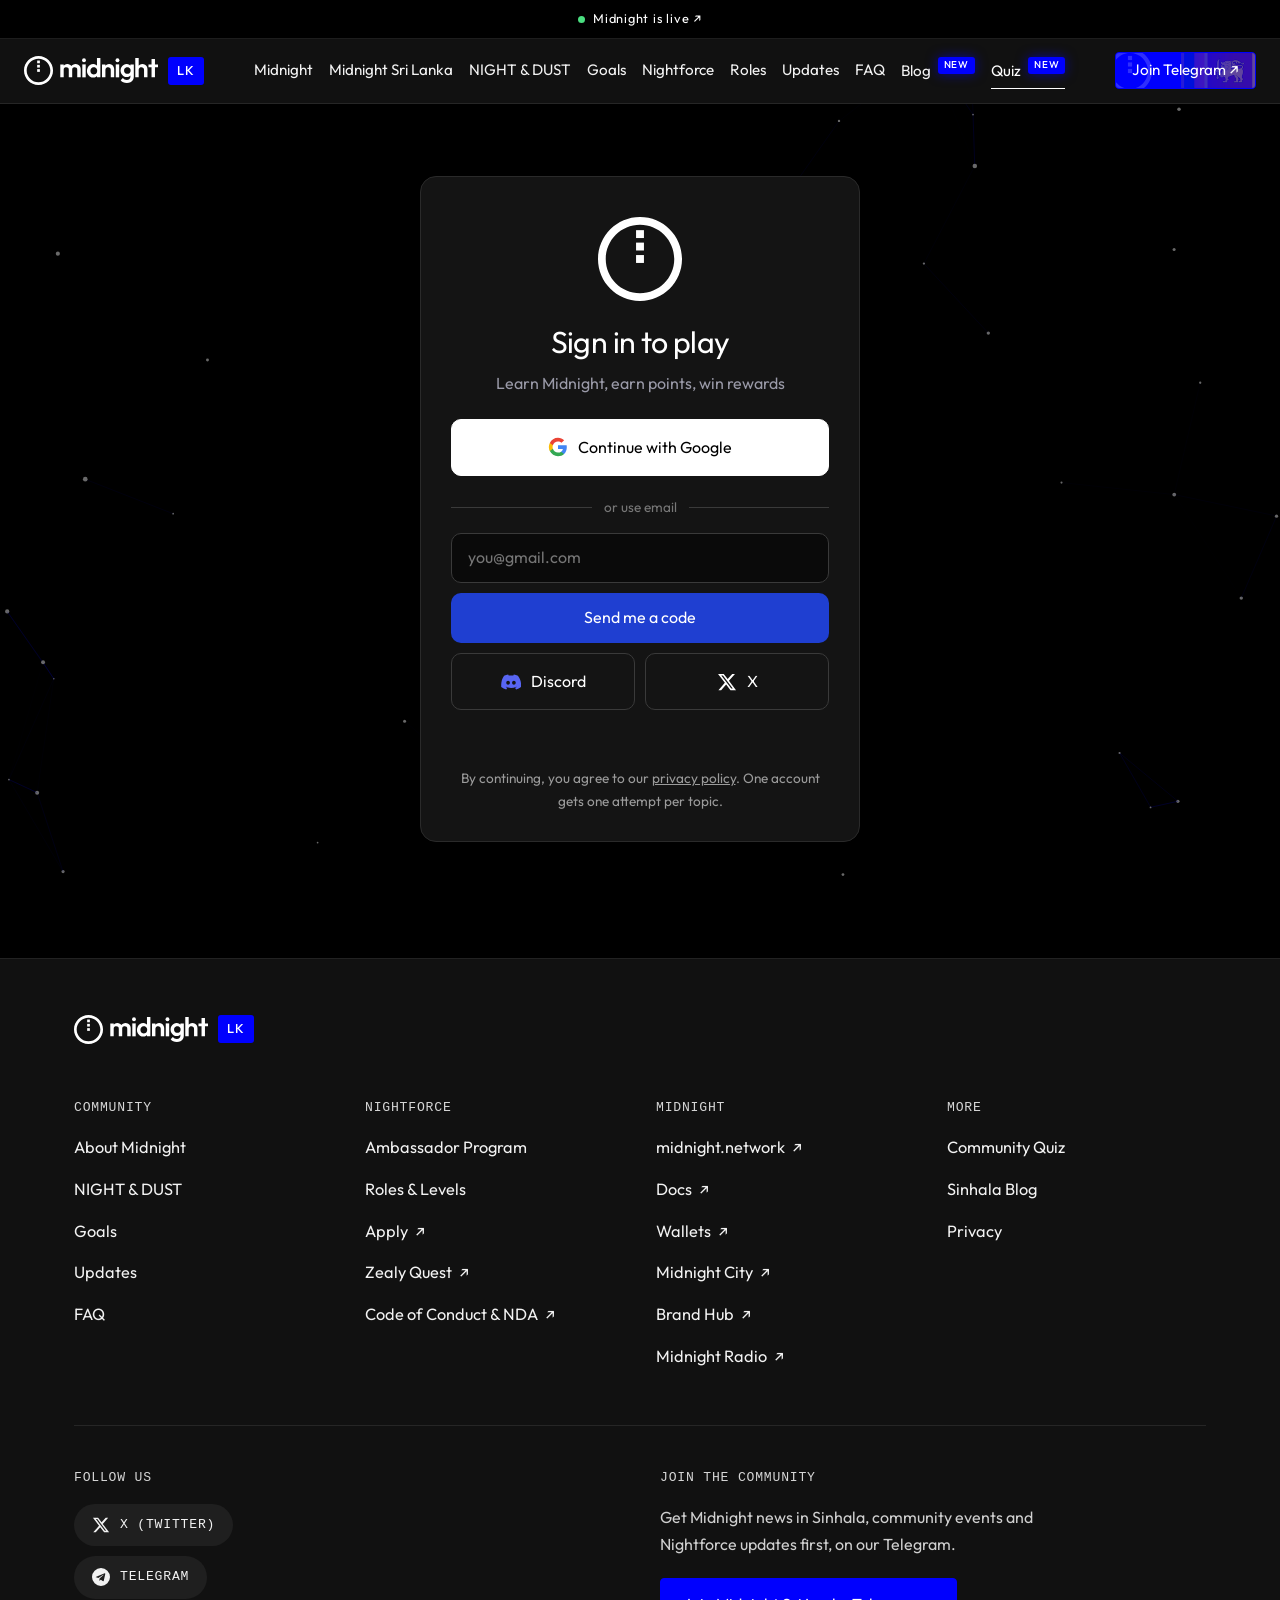
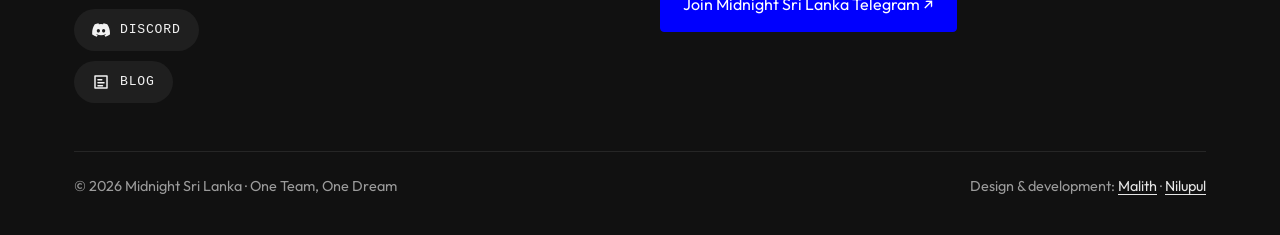
<file: quiz/index.html>
<!DOCTYPE html>
<html lang="en">
<head>
<meta charset="utf-8">
<meta name="viewport" content="width=device-width, initial-scale=1, viewport-fit=cover">
<title>Midnight Sri Lanka · Quiz</title>
<meta property="og:type" content="website">
<meta property="og:site_name" content="Midnight Sri Lanka">
<meta property="og:title" content="Midnight Sri Lanka · Quiz">
<meta property="og:description" content="Sri Lankan Midnight Community: Midnight guide, Sinhala blog, Nightforce and community quiz.">
<meta property="og:url" content="https://midnightsrilanka.xyz/quiz/">
<meta property="og:image" content="https://midnightsrilanka.xyz/assets/og.jpg">
<meta property="og:image:width" content="1200">
<meta property="og:image:height" content="630">
<meta name="twitter:card" content="summary_large_image">
<meta name="twitter:image" content="https://midnightsrilanka.xyz/assets/og.jpg">
<link rel="icon" href="data:image/svg+xml,%3Csvg%20xmlns='http://www.w3.org/2000/svg'%20viewBox='0%200%20789.37%20789.37'%3E%3Crect%20width='789.37'%20height='789.37'%20rx='170'%20fill='%2312142b'/%3E%3Cg%20transform='translate(130.7%20130.7)%20scale(.67)'%20fill='%23fff'%3E%3Cpath%20d='m394.69,0C176.71,0,0,176.71,0,394.69s176.71,394.69,394.69,394.69,394.69-176.71,394.69-394.69S612.67,0,394.69,0Zm0,716.6c-177.5,0-321.91-144.41-321.91-321.91S217.18,72.78,394.69,72.78s321.91,144.41,321.91,321.91-144.41,321.91-321.91,321.91Z'/%3E%3Crect%20x='357.64'%20y='357.64'%20width='74.09'%20height='74.09'/%3E%3Crect%20x='357.64'%20y='240.66'%20width='74.09'%20height='74.09'/%3E%3Crect%20x='357.64'%20y='123.69'%20width='74.09'%20height='74.09'/%3E%3C/g%3E%3C/svg%3E">
<script src="/assets/supabase.js"></script>
<link rel="preconnect" href="https://fonts.googleapis.com">
<link href="https://fonts.googleapis.com/css2?family=Outfit:wght@300;400;500&display=swap" rel="stylesheet">
<script>/* Quiz preview mode: the quiz stays hidden until it is opened once with the preview link. Set QUIZ_PUBLIC to true to show it to everyone. */
(function(){var QUIZ_PUBLIC=true,ok=QUIZ_PUBLIC;try{if(/[?&]preview=nightowl\b/.test(location.search))localStorage.setItem("msl_preview","1");if(location.search.indexOf("preview=off")>=0)localStorage.removeItem("msl_preview");ok=ok||localStorage.getItem("msl_preview")==="1"}catch(e){}if(!ok)document.documentElement.classList.add("noquiz")})();</script>
<link rel="stylesheet" href="/assets/site.css">
<style>
.mono{font-size:.85rem;letter-spacing:.02em}
.grid{display:grid;grid-template-columns:repeat(auto-fill,minmax(230px,1fr));gap:16px}
.cat{display:flex;flex-direction:column;align-items:flex-start;justify-content:flex-start;background:var(--card);border:1px solid var(--line);border-radius:8px;padding:24px;text-align:left;color:#fff;font:inherit;cursor:pointer;transition:border-color .2s}
.cat:not(:disabled):hover,.cat:focus-visible{border-color:#fff;outline:none}
.cat b{display:block;font-size:1.25rem;font-weight:400;margin-bottom:6px}
.cat span{display:block;color:var(--mute);font-size:.98rem}
.tag{margin-top:18px;font-size:.78rem;font-weight:400;letter-spacing:.06em;text-transform:uppercase;border:1px solid var(--line2);border-radius:3px;padding:3px 9px;color:#d0d0d0}
.cat.done{border-color:var(--acc);cursor:default}
.cat.done .tag{background:var(--acc);border-color:var(--acc);color:#fff}
.card{background:var(--card);border:1px solid var(--line);border-radius:8px;padding:26px}
.panel{max-width:720px;margin:56px auto 0}
@media (max-width:768px){.panel{margin-left:16px;margin-right:16px}}
.lb ol{list-style:none;margin:16px 0 0;padding:0}
.lb li{display:flex;gap:14px;align-items:center;padding:14px 0;border-top:1px solid var(--line);font-size:1.05rem}
.lb li b{width:2.2rem;color:var(--mute);font-weight:300}
.lb li span{flex:1;overflow:hidden;text-overflow:ellipsis;white-space:nowrap;font-weight:400}
.lb li em{font-weight:400;font-variant-numeric:tabular-nums}
.lb li.me span{color:#fff;font-weight:500}
.lb li{padding-left:12px}
.lb li.me{box-shadow:inset 3px 0 0 var(--acc)}
.btn:focus-visible,.hbtn:focus-visible,.sbtn:focus-visible,.opt:focus-visible,.back:focus-visible{outline:2px solid #fff;outline-offset:2px}
.back{background:none;border:0;color:var(--mute);font:inherit;font-size:.95rem;cursor:pointer;padding:0;margin-bottom:18px}
.back:hover{color:#fff}
.authcard{max-width:440px;margin:8vh auto 0;background:var(--card);border:1px solid var(--line);border-radius:8px;padding:40px 30px 28px;text-align:center}
.logo{width:84px;height:84px;margin:0 auto 22px;display:grid;place-items:center;color:#fff}
.logo svg{width:84px;height:84px}
.authcard h1{font-size:1.9rem;font-weight:400;letter-spacing:-.02em;margin:0 0 24px}.authcard{border-radius:16px}
.sbtn{display:flex;align-items:center;justify-content:center;gap:10px;width:100%;padding:14px 18px;margin-top:10px;border-radius:4px;border:1px solid var(--line2);background:transparent;color:#fff;font:inherit;font-weight:400;cursor:pointer}
.sbtn svg{width:20px;height:20px;flex:none}
.sbtn:hover{border-color:#fff}
.sbtn.primary{background:#fff;color:#000;border-color:#fff}
.gsi{margin-top:10px;display:flex;justify-content:center;min-height:44px}.gsi>div{width:100%}
.asub{color:#9a9aa8;margin:-14px 0 24px;line-height:1.5}.asub b{color:#fff;font-weight:500}
.authcard .sbtn,.apr,.ain{border-radius:10px;min-height:50px}
.aor{display:flex;align-items:center;gap:12px;color:#777;font-size:.85rem;margin:20px 0 14px}.aor:before,.aor:after{content:"";flex:1;height:1px;background:var(--line2)}
.ain{display:block;width:100%;padding:0 16px;border:1px solid var(--line2);background:#0a0a0a;color:#fff;font:inherit;font-size:1rem;text-align:left}
.ain:focus,.od:focus{outline:0;border-color:#4d6bff;box-shadow:0 0 0 3px rgba(77,107,255,.25)}
.apr{display:block;width:100%;margin-top:10px;border:0;background:#1f3fd1;color:#fff;font:inherit;font-size:1rem;cursor:pointer;transition:background .2s}.apr:hover{background:#2d50ea}.apr:disabled{opacity:.6;cursor:default}
.arow{display:flex;gap:10px;margin-top:10px}.arow .sbtn{margin-top:0}
.amail{width:64px;height:64px;border-radius:50%;background:#0b1633;border:1px solid #2d50ea;display:grid;place-items:center;margin:0 auto 20px}.amail svg{width:28px;height:28px}
.otp6{display:flex;gap:8px;justify-content:center;margin:4px 0 8px}
.od{width:52px;height:60px;border-radius:10px;border:1px solid var(--line2);background:#0a0a0a;color:#fff;font:inherit;font-size:1.6rem;font-weight:500;text-align:center;padding:0;caret-color:#8b9bff}
.alnk{display:flex;justify-content:space-between;gap:10px;margin-top:14px}.alnk button{background:none;border:0;padding:0;font:inherit;font-size:.9rem;cursor:pointer;color:#8b9bff}.alnk button:disabled{color:#777;cursor:default}
.atip{color:#777;font-size:.85rem;margin:16px 0 0}
@media (max-width:420px){.otp6{gap:6px}.od{width:42px;height:54px;font-size:1.4rem}}
.legal{font-size:.85rem;color:var(--mute);margin:22px 0 0}
.nm{display:flex;gap:8px;flex-wrap:wrap;margin-top:12px;text-align:left}
.nm input{flex:1;min-width:160px;padding:12px 16px;border-radius:4px;border:1px solid var(--line2);background:#0a0a0a;color:#fff;font:inherit}
.nm input:focus{outline:2px solid #fff;outline-offset:1px}
.nm .btn{margin:0}
.panel h1,.panel h2{font-size:2rem;font-weight:400;letter-spacing:-.02em;margin:0 0 8px}
.top{color:var(--mute)}
.clock{font-size:3.4rem;font-weight:300;line-height:1;margin-top:16px;font-variant-numeric:tabular-nums}
.clock.low{color:var(--bad)}
.bar{height:3px;background:#262626;overflow:hidden;margin:16px 0 4px}
.bar i{display:block;height:100%;width:100%;background:var(--acc);transition:width .1s linear}
.bar.low i{background:var(--bad)}
.q{font-size:1.45rem;font-weight:400;line-height:1.35;margin:24px 0 18px}
.opts{display:grid;gap:10px}
.qbody{transition:opacity .2s ease,transform .2s ease}
#play.loading .qbody{opacity:0;transform:translateY(6px)}
#play.loading .bar i{transition:none}
.inv{visibility:hidden}
.qclosed{margin:10px 0 0;padding:10px 14px;border:1px solid #5a4a1a;border-radius:10px;background:#1f1a0b;color:#ffd27a;font-size:.92rem}
.mdl{position:fixed;inset:0;z-index:9999;display:grid;place-items:center;padding:16px;background:rgba(0,0,0,.7);backdrop-filter:blur(4px);opacity:0;pointer-events:none;transition:opacity .2s}
.mdl.on{opacity:1;pointer-events:auto}
.mdl .box{width:100%;max-width:420px;background:var(--card);border:1px solid var(--line2);border-radius:12px;padding:26px;box-shadow:0 0 40px rgba(0,0,254,.25);transform:translateY(8px);transition:transform .2s}
.mdl.on .box{transform:none}
.mdl h3{margin:0 0 8px;font-size:1.3rem;font-weight:500}.mdl p{margin:0 0 22px;color:#cfcfcf}
.pbox{max-width:440px!important;padding:0!important;overflow-y:auto;max-height:calc(100vh - 32px);max-height:calc(100dvh - 32px)}
#pm{z-index:10000}
.phead{display:flex;align-items:center;gap:14px;padding:22px 24px;border-bottom:1px solid var(--line)}
.pav{width:56px;height:56px;border-radius:50%;background:linear-gradient(135deg,#0000fe,#6a6aff);display:grid;place-items:center;font-size:1.5rem;font-weight:500;color:#fff;flex:none;object-fit:cover}
.phead h3{margin:0!important;font-size:1.25rem!important}.phead small{color:var(--mute);font-size:.85rem;display:block;word-break:break-all}
.pbody{padding:20px 24px 24px}.fl{display:block;font-size:.85rem;color:var(--mute);margin:0 0 6px}
.fi{display:flex;align-items:center;border:1px solid var(--line2);border-radius:8px;background:#0b0b0b;margin-bottom:16px}
.fi:focus-within{border-color:#fff}.fi i{font-style:normal;color:var(--mute);padding:0 2px 0 10px}.fi input{flex:1;min-width:0;background:none;border:0;color:#fff;font:inherit;padding:11px 12px 11px 2px;outline:none}
.conn{font:inherit;font-size:.85rem;color:#fff;background:#5865F2;border:0;border-radius:6px;padding:7px 0;width:148px;text-align:center;margin-right:6px;cursor:pointer;flex:none}.conn:hover{background:#4752c4}.conn.tg{background:#229ED9}.conn.tg:hover{background:#1c86b9}
.conn.xc{background:#000;border:1px solid #fff}
.conn.xc:hover{background:#222}.conn.ed{background:transparent;border:1px solid var(--line2);width:auto;padding:6px 16px}.conn.ed:hover{background:transparent;border-color:#fff}.conn:disabled{opacity:.6}
.fi.nc i{display:none}.fi.nc input::placeholder{color:#777}.fi.nc input{padding-left:12px}
.fi .ok{color:#4ade80;font-size:.85rem;margin-right:12px;flex:none}.fi input[readonly],.fi input:disabled{color:#e8e8e8;-webkit-text-fill-color:#e8e8e8;opacity:1;cursor:default;caret-color:transparent;pointer-events:none}.fi.lock,.fi.lock:focus-within{border-color:var(--line2);background:#101010}
.fi .ic{width:18px;height:18px;margin-left:12px;opacity:.7;flex:none}
.fixed{display:flex;justify-content:space-between;align-items:center;gap:10px;padding:11px 12px;border:1px dashed var(--line2);border-radius:8px;margin-bottom:16px;color:#e8e8e8}.fixed span{color:var(--mute);font-size:.8rem;white-space:nowrap}
.pnote{font-size:.82rem;color:var(--mute);margin:2px 0 6px!important}.pmsg{font-size:.85rem;min-height:1.3em;margin:0 0 12px!important;color:#9b9bff}
.mdl .acts{display:flex;gap:10px;justify-content:flex-end;flex-wrap:wrap}
main .mdl .btn{margin:0}
@media (prefers-reduced-motion:reduce){.qbody{transition:none}}
.opt{background:transparent;border:1px solid var(--line2);border-radius:6px;padding:15px 18px;color:#fff;font:inherit;font-weight:400;text-align:left;cursor:pointer}
.opt:hover:not(:disabled){border-color:#fff}
.opt:disabled{cursor:default}
.opt.sel{border-color:var(--acc);box-shadow:inset 0 0 0 1px var(--acc);background:rgba(0,0,255,.12);font-weight:400}
.score{font-size:4.2rem;font-weight:300;letter-spacing:-.03em;line-height:1.05;margin:12px 0 8px}
.label{display:block;color:var(--mute);font-size:.95rem;margin:0 0 10px}

.wbar{display:flex;align-items:center;gap:24px;margin-top:28px;padding:20px 22px;border:1px solid var(--line);border-radius:16px;background:var(--card)}
.wtxt{flex:1;min-width:0}.wbar h1{font-size:1.7rem;font-weight:500;margin:0 0 6px;line-height:1.2}
.wlead{margin:0;color:#cfcfcf;font-size:.98rem;max-width:640px}.wwho{font:inherit;background:none;cursor:pointer;transition:border-color .2s;display:inline-flex;align-items:center;gap:9px;margin:12px 0 0;padding:5px 14px 5px 5px;border:1px solid var(--line2);border-radius:999px;color:#e8e8e8;font-size:.92rem}
.wwho:empty{display:none}.wwho:hover{border-color:#fff}span.av,span.pav{background:linear-gradient(135deg,#2d50ea,#8b45f5)!important;color:#fff!important;font-weight:600!important;display:grid!important;place-items:center;line-height:1;text-transform:uppercase;font-family:inherit}
.wwho span.av,.hpf span.av{font-size:.8rem!important}
span.pav{font-size:1.6rem!important}
.wwho img.av{object-fit:cover}.wwho .ed{color:var(--mute);font-size:.8rem;margin-left:2px}.wwho .av{width:26px;height:26px;border-radius:50%;background:var(--acc);display:grid;place-items:center;font-weight:500;font-size:.85rem;color:#fff}
.hpf{display:inline-flex;align-items:center;gap:8px;padding:4px 14px 4px 4px;border:1px solid var(--line2);border-radius:999px;background:#151515;color:#eee;font:inherit;font-size:.9rem;margin-right:10px;cursor:pointer;transition:border-color .2s}.hpf:hover{border-color:#fff}
.hpf .av,.hpf img{width:28px;height:28px;border-radius:50%;object-fit:cover;background:var(--acc);display:grid;place-items:center;font-size:.85rem;color:#fff}
@media (max-width:700px){.hpf{padding:3px;margin-right:6px}.hpf .t{display:none}}
.cpb{display:flex;align-items:center;gap:16px;margin:16px 0 0;padding:14px 18px;border:1px solid #2d50ea;border-radius:14px;background:linear-gradient(90deg,#0b1633,#170f2e)}
.cpb .ic{width:40px;height:40px;border-radius:50%;background:#1f3fd1;display:grid;place-items:center;flex:none}.cpb .ic svg{width:20px;height:20px}
.cpb b{display:block;font-weight:500}.cpb .ct{color:#bbb;font-size:.88rem}.cpb .bar{height:5px;border-radius:9px;background:#2a2a40;margin-top:8px;max-width:240px;overflow:hidden}.cpb .bar i{display:block;height:100%;width:0;background:#8b45f5;transition:width .4s}
.cpb .go{margin-left:auto;padding:9px 16px;border-radius:999px;background:#fff;color:#000;font:inherit;font-size:.88rem;white-space:nowrap;border:0;cursor:pointer}.cpb .go:hover{background:#dcdcff}
@media (max-width:640px){.cpb{flex-wrap:wrap}.cpb .go{margin-left:0;width:100%}}
.fl .pp{margin-left:8px;font-size:.75rem;color:#c9a6ff;background:#2a1850;border-radius:999px;padding:2px 8px}.fl .pp.got{color:#4ade80;background:#11301f}
.wwho .dot{width:7px;height:7px;border-radius:50%;background:#4ade80;box-shadow:0 0 6px #4ade80}
.chips{display:flex;gap:10px;flex:none}.chip{padding:10px 16px;border:1px solid var(--line2);border-radius:12px;text-align:center;min-width:118px}
.chip span{display:block;font-size:.8rem;color:var(--mute)}.chip b{display:block;font-size:1.5rem;font-weight:400;font-variant-numeric:tabular-nums}
@media (max-width:900px){.wbar{flex-direction:column;align-items:stretch}.chips{display:grid;grid-template-columns:repeat(3,1fr)}.chip{min-width:0;padding:10px 8px}}
.sum{display:grid;grid-template-columns:repeat(3,1fr);gap:16px;margin-top:22px}
.sum div{background:var(--card);border:1px solid var(--line);border-radius:18px;padding:18px 20px}
.sum span{display:block;color:var(--mute);font-size:.92rem}
.sum b{display:block;font-size:2.2rem;font-weight:300;font-variant-numeric:tabular-nums;line-height:1.2}
.two{display:grid;grid-template-columns:minmax(0,1fr) minmax(0,1fr);gap:28px;align-items:stretch}
.col{margin-top:48px;display:flex;flex-direction:column}
.sec2{font-size:1.9rem;font-weight:400;letter-spacing:-.02em;margin:0 0 4px}
.mypts{display:flex;gap:28px;flex-wrap:wrap;margin:14px 0 10px}
.mypts b{display:block;font-size:2rem;font-weight:300;font-variant-numeric:tabular-nums;line-height:1.1}
.mypts span{color:var(--mute);font-size:.9rem}
.prog{height:4px;background:#262626;border-radius:4px;overflow:hidden;margin-bottom:6px}
.prog i{display:block;height:100%;width:0;background:var(--acc);transition:width .3s}
.tasks{flex:1;display:flex;flex-direction:column;gap:22px;margin-top:18px}
.task{flex:1;display:flex;flex-direction:column}
.ttab{align-self:flex-start;display:inline-flex;align-items:center;gap:8px;background:var(--acc);color:#fff;font-weight:500;padding:7px 16px;border-radius:14px 14px 0 0}
.ttab svg{width:17px;height:17px}
.ttab .c{opacity:.85;margin-left:6px;font-variant-numeric:tabular-nums}
.tbody{flex:1;display:flex;flex-direction:column;border:1px solid var(--line);border-top:2px solid var(--acc);border-radius:0 18px 18px 18px;background:var(--card);padding:16px}
.qrow{display:flex;align-items:center;gap:12px;padding:14px 6px;border-top:1px solid var(--line)}
.qrow:first-child{border-top:0}
.qt{flex:1;min-width:0}.qt span{display:block;font-weight:400}.qt em{display:block;font-style:normal;color:var(--mute);font-size:.9rem}
.qs{font-size:.9rem;white-space:nowrap;font-variant-numeric:tabular-nums}
.qb{min-width:96px;padding:9px 14px;border-radius:12px;border:1px solid var(--acc);background:var(--acc);color:#fff;font:inherit;font-weight:500;cursor:pointer}
.qb:hover:not(:disabled){background:var(--acchov)}
.qb:disabled{background:rgba(0,0,255,.14);cursor:default}
.tweet{border:1px solid var(--line2);border-radius:16px;padding:16px;position:relative}
.tweet .xl{position:absolute;top:16px;right:16px;width:20px;height:20px}
.who2{display:flex;gap:12px;align-items:center;padding-right:28px}
.avatar{width:44px;height:44px;border-radius:50%;background:#222;display:grid;place-items:center;flex:none;font-weight:500}
.who2 b{font-weight:500}.who2 .h{color:var(--mute);margin-left:6px}
.ttext{margin:12px 0 4px;white-space:pre-line;overflow-wrap:anywhere}
.tlink{color:var(--mute);font-size:.92rem;text-decoration:none}.tlink:hover{color:#fff}
.acts{display:grid;grid-template-columns:1fr 1fr;gap:8px;margin-top:14px}
.ab{display:inline-flex;align-items:center;justify-content:center;gap:6px;padding:10px 8px;border-radius:12px;border:1px solid var(--line2);background:#1c1c1c;color:#fff;font:inherit;font-weight:500;cursor:pointer}
.ab:hover:not(:disabled){border-color:#fff}
.ab svg{width:18px;height:18px;flex:none}
.ab .pts{font-size:.8rem;color:var(--mute);font-weight:400}
.ab .ext{width:15px;height:15px;color:var(--mute)}
.ab.done,.ab.claimed{border-color:var(--acc);background:rgba(0,0,255,.14)}
.ab.done .ext,.ab.claimed .ext{display:none}
.ab:disabled{cursor:default}
.field{margin-top:18px}
.field label{display:block;font-weight:500;margin-bottom:8px}
.inp{display:flex;align-items:center;border:1px solid var(--line2);border-radius:14px;background:#1c1c1c;padding:0 14px}
.inp input{flex:1;background:transparent;border:0;color:#fff;font:inherit;padding:12px 2px;min-width:0}
.inp input:focus{outline:none}
.inp:focus-within{border-color:#fff}
.inp.err{border-color:var(--bad)}.inp.ok{border-color:#4ade80}
.msg{font-size:.9rem;margin-top:6px;min-height:1.3em;color:var(--mute)}
.msg.err{color:var(--bad)}.msg.ok{color:#4ade80}
.claim{margin-top:auto;width:100%;display:inline-flex;justify-content:center;gap:12px;padding:12px 20px;border-radius:14px;border:1px solid var(--line2);background:transparent;color:var(--mute);font:inherit;font-weight:500;font-size:1.05rem;cursor:not-allowed}
.claimwrap{margin-top:auto;padding-top:18px}
.claim.ready{background:var(--acc);border-color:var(--acc);color:#fff;cursor:pointer}
.claim.ready:hover{background:var(--acchov)}
.claim:focus-visible,.ab:focus-visible,.qb:focus-visible{outline:2px solid #fff;outline-offset:2px}
.lbn{display:flex;align-items:center;gap:10px;min-width:0}.lbn span{overflow:hidden;text-overflow:ellipsis;white-space:nowrap}
.lbav{flex:none;width:30px;height:30px;border-radius:50%;object-fit:cover;background:#222;border:1px solid var(--line2)}
.lbt tr:nth-child(1) .lbav{border:2px solid #f4c542}.lbt tr:nth-child(2) .lbav{border:2px solid #c9ced8}.lbt tr:nth-child(3) .lbav{border:2px solid #cd7f32}
.lbt{width:100%;border-collapse:collapse;margin-top:14px}
.lbt th{font-weight:400;color:var(--mute);text-align:right;padding:8px 6px;font-size:.88rem}
.lbt th:nth-child(1),.lbt th:nth-child(2){text-align:left}
.lbt td{border-top:1px solid var(--line);padding:13px 6px;text-align:right;font-variant-numeric:tabular-nums;color:var(--mute)}
.lbt td:nth-child(1){width:2.4rem;text-align:left}
.lbt td:nth-child(2){text-align:left;color:#fff;font-weight:400;max-width:12rem;overflow:hidden;text-overflow:ellipsis;white-space:nowrap}
.lbt td:last-child{color:#fff;font-weight:500}
.lbt tr.me td:first-child{box-shadow:inset 3px 0 0 var(--acc);padding-left:10px}
@media (max-width:900px){.two{grid-template-columns:1fr}}
@media (max-width:560px){.qb{min-width:78px;padding:9px 10px}.qrow{gap:8px;padding:12px 2px}.sum{grid-template-columns:1fr 1fr}.sum div:last-child{grid-column:1/-1}.lbt .lo{display:none}}
.hide{display:none!important}

:root{--bad:#ff5c6c}
.sec{font-size:clamp(1.9rem,4.2vw,2.8rem);margin:72px 0 22px}
.hero .who{margin:18px 0 0;color:var(--mute)}
main .btn:not(.out){background:var(--acc);color:#fff;border-color:var(--acc);padding:12px 24px;margin:22px 10px 0 0}
main .btn:hover{background:var(--acchov)}
main .btn.alt{background:transparent;border-color:var(--line2)}
main .btn.alt:hover{border-color:#fff}
.mdl .btn{background:var(--acc);color:#fff;border-color:var(--acc);padding:12px 24px;margin:0}.mdl .btn:hover{background:var(--acchov)}.mdl .btn.alt{background:transparent;border-color:var(--line2)}.mdl .btn.alt:hover{border-color:#fff;background:transparent}.mdl .btn:disabled{opacity:.6}
.nav a.on{color:#fff;border-bottom-color:#fff}
.hdr-right{display:flex;align-items:center;gap:10px}
@media (max-width:1270px){#signout{display:none}.hrow{grid-template-columns:1fr auto auto}.hpf{margin-right:0}}
.msout{background:none;border:0;border-top:1px solid var(--line);color:#fff;font:inherit;text-align:left;padding:12px;margin-top:6px;cursor:pointer}
.msout:hover{background:#1a1a1a}
#boot{text-align:center;padding:120px 0;color:var(--mute)}
main{padding-bottom:20px}

/* two-tone tasks: quiz = navy, community = purple */
.two>.col:nth-child(1){--acc:#1f3fd1;--acchov:#2d50ea;--tint:#0b1633;--edge:#1c3270}
.two>.col:nth-child(2){--acc:#8b45f5;--acchov:#9d5fff;--tint:#170f2e;--edge:#3a2470}
.two>.col .ttab{background:var(--acc)}
.two>.col .tbody{background:var(--tint);border-color:var(--edge);border-top-color:var(--acc)}
.two>.col:nth-child(1) .ttab{background:#132a8a}
.two>.col:nth-child(1) .mypts b{color:#9db1ff}
.two>.col:nth-child(2) .mypts b{color:#cdb2ff}
.two>.col:nth-child(2) .ab{background:rgba(139,69,245,.12);border-color:rgba(139,69,245,.4)}
.two>.col:nth-child(2) .ab.done{background:rgba(139,69,245,.38);border:2px solid #b48cff;box-shadow:0 0 0 3px rgba(139,69,245,.22)}
.two>.col:nth-child(2) .ab.done .pts{color:#fff;background:#8b45f5;border-radius:999px;padding:2px 9px;font-weight:500}
.two>.col:nth-child(2) .ab.done .pts::before{content:"✓ "}
.two>.col:nth-child(2) .ab.claimed{background:#8b45f5;border-color:#8b45f5;color:#fff;opacity:1}
.two>.col:nth-child(2) .ab .pts{color:#cdb2ff}
</style>
</head>
<body>
<canvas id="zk-canvas" aria-hidden="true"></canvas>
<div class="topbar"><div class="wrap">
  <span><span class="dot" aria-hidden="true"></span><a class="tblink" href="https://midnight.network/" target="_blank" rel="noopener">Midnight is live ↗</a></span>
  
</div></div>

<header class="site"><div class="wrap hrow">
  <a class="brand" href="/"><img src="/assets/midnight-logo.svg" alt="midnight" width="115" height="25"><span class="lk">LK</span></a>
  <nav class="nav" aria-label="Main">
    <a href="/#about">Midnight</a><a href="/#community">Midnight Sri Lanka</a><a href="/#token">NIGHT &amp; DUST</a><a href="/#goals">Goals</a><a href="/#nightforce">Nightforce</a><a href="/#roles">Roles</a><a href="/#updates">Updates</a><a href="/#faq">FAQ</a><a href="/blog/">Blog<span class="newtag" aria-label="new">NEW</span></a><a href="/quiz/" class="on" aria-current="page">Quiz<span class="newtag" aria-label="new">NEW</span></a>
  </nav>
  <div class="hdr-right"><a class="btn blue tg" href="https://t.me/MidnightSriLanka" target="_blank" rel="noopener">Join <span class="tgl">Midnight Sri Lanka </span>Telegram ↗</a><button type="button" class="hpf hide" id="hpf" aria-label="Open my profile"><span class="av"></span><span class="t">My profile</span></button><button class="btn out hide" id="signout">Sign out</button></div>
  <details class="mnav"><summary>Menu</summary><nav aria-label="Mobile">
    <a href="/#about">Midnight &amp; Rational Privacy</a><a href="/#community">Sri Lankan Midnight Community</a><a href="/#token">NIGHT Live Price &amp; DUST</a><a href="/#goals">Our Goals</a><a href="/#nightforce">Nightforce Program</a><a href="/#roles">Discord Roles (0-4)</a><a href="/#updates">Ecosystem Updates</a><a href="/#faq">SL Telegram &amp; FAQ</a><a href="/blog/">Sinhala Blog<span class="newtag">NEW</span></a><a href="/quiz/" aria-current="page">Community Quiz<span class="newtag">NEW</span></a><a href="https://t.me/MidnightSriLanka" target="_blank" rel="noopener">Join Midnight Sri Lanka Telegram ↗</a><button class="msout hide" id="signout2">Sign out</button>
  </nav></details>
</div></header>
<main class="quizmain">
<div id="soon" class="wrap"><h1 class="display" style="font-size:clamp(2.4rem,6vw,4rem)">Coming soon</h1><p class="mute">The Midnight Sri Lanka quiz isn’t open yet.</p><p><a class="btn out" href="/" style="margin:18px 0 0">Back to the main site</a></p></div>
<div id="boot">Loading…</div>
<section id="auth" class="hide wrap">
  <div class="authcard glowbox">
    <div class="logo"><svg viewBox="0 0 789.37 789.37" fill="currentColor" role="img" aria-label="Midnight"><path d="m394.69,0C176.71,0,0,176.71,0,394.69s176.71,394.69,394.69,394.69,394.69-176.71,394.69-394.69S612.67,0,394.69,0Zm0,716.6c-177.5,0-321.91-144.41-321.91-321.91S217.18,72.78,394.69,72.78s321.91,144.41,321.91,321.91-144.41,321.91-321.91,321.91Z"/><rect x="357.64" y="357.64" width="74.09" height="74.09"/><rect x="357.64" y="240.66" width="74.09" height="74.09"/><rect x="357.64" y="123.69" width="74.09" height="74.09"/></svg></div>
    <div id="step1">
    <h1>Sign in to play</h1>
    <p class="asub">Learn Midnight, earn points, win rewards</p>
    <div class="gsi hide" id="gsi"></div>
    <button class="sbtn primary" id="b-google"><svg viewBox="0 0 24 24" aria-hidden="true"><path fill="#4285F4" d="M22.56 12.25c0-.78-.07-1.53-.2-2.25H12v4.26h5.92a5.06 5.06 0 0 1-2.2 3.32v2.77h3.57c2.08-1.92 3.27-4.74 3.27-8.1z"/><path fill="#34A853" d="M12 23c2.97 0 5.46-.98 7.28-2.66l-3.57-2.77c-.98.66-2.23 1.06-3.71 1.06-2.86 0-5.29-1.93-6.16-4.53H2.18v2.84C3.99 20.53 7.7 23 12 23z"/><path fill="#FBBC05" d="M5.84 14.09c-.22-.66-.35-1.36-.35-2.09s.13-1.43.35-2.09V7.07H2.18C1.43 8.55 1 10.22 1 12s.43 3.45 1.18 4.93l3.66-2.84z"/><path fill="#EA4335" d="M12 5.38c1.62 0 3.06.56 4.21 1.64l3.15-3.15C17.45 2.09 14.97 1 12 1 7.7 1 3.99 3.47 2.18 7.07l3.66 2.84c.87-2.6 3.3-4.53 6.16-4.53z"/></svg>Continue with Google</button>
    <div class="aor">or use email</div>
    <form id="mailform" autocomplete="on" onsubmit="return false"><input class="ain" id="email" type="email" inputmode="email" autocomplete="email" placeholder="you@gmail.com" aria-label="Email address"><button type="submit" class="apr" id="b-mail">Send me a code</button></form>
    <div class="arow"><button class="sbtn" id="b-discord"><svg viewBox="0 0 24 24" fill="#5865F2" aria-hidden="true"><path d="M20.3 4.4A19.8 19.8 0 0 0 15.4 3l-.6 1.3a18.3 18.3 0 0 0-5.6 0L8.6 3a19.7 19.7 0 0 0-4.9 1.5C.6 9 0 13.5.3 18a19.9 19.9 0 0 0 6 3l1.3-2a12.9 12.9 0 0 1-2-1l.5-.4a14.2 14.2 0 0 0 12.2 0l.5.4c-.6.4-1.3.7-2 1l1.3 2a19.8 19.8 0 0 0 6-3c.4-5.2-.7-9.7-3.8-13.6zM8.5 15.3c-1.2 0-2.2-1.1-2.2-2.4s1-2.4 2.2-2.4 2.2 1.1 2.2 2.4-1 2.4-2.2 2.4zm7 0c-1.2 0-2.2-1.1-2.2-2.4s1-2.4 2.2-2.4 2.2 1.1 2.2 2.4-1 2.4-2.2 2.4z"/></svg>Discord</button><button class="sbtn" id="b-x"><svg viewBox="0 0 24 24" fill="currentColor" aria-hidden="true"><path d="M18.244 2.25h3.308l-7.227 8.26 8.502 11.24H16.17l-5.214-6.817L4.99 21.75H1.68l7.73-8.835L1.254 2.25H8.08l4.713 6.231zm-1.161 17.52h1.833L7.084 4.126H5.117z"/></svg>X</button></div>
    </div>
    <div id="step2" class="hide">
    <div class="amail"><svg viewBox="0 0 24 24" fill="none" stroke="#8b9bff" stroke-width="2" stroke-linecap="round" stroke-linejoin="round" aria-hidden="true"><rect x="3" y="5" width="18" height="14" rx="2"/><path d="m3 7 9 6 9-6"/></svg></div>
    <h1>Check your email</h1>
    <p class="asub">We sent a 6-digit code to<br><b id="sentTo"></b></p>
    <div class="otp6" id="otp6" role="group" aria-label="6-digit code"><input class="od" type="text" inputmode="numeric" maxlength="1" autocomplete="one-time-code" aria-label="Digit 1"><input class="od" type="text" inputmode="numeric" maxlength="1" autocomplete="off" aria-label="Digit 2"><input class="od" type="text" inputmode="numeric" maxlength="1" autocomplete="off" aria-label="Digit 3"><input class="od" type="text" inputmode="numeric" maxlength="1" autocomplete="off" aria-label="Digit 4"><input class="od" type="text" inputmode="numeric" maxlength="1" autocomplete="off" aria-label="Digit 5"><input class="od" type="text" inputmode="numeric" maxlength="1" autocomplete="off" aria-label="Digit 6"></div>
    <button type="button" class="apr" id="b-otp">Verify &amp; sign in</button>
    <div class="alnk"><button type="button" id="b-back">&larr; Use a different email</button><button type="button" id="b-resend" disabled>Resend in 60s</button></div>
    <p class="atip">Can&#39;t find it? Check Spam or Promotions.</p>
    </div>
    <p class="mute" id="amsg" aria-live="polite" style="margin:12px 0 0;min-height:1.4em"></p>
    <p class="legal">By continuing, you agree to our <a href="/privacy.html">privacy policy</a>. One account gets one attempt per topic.</p>
  </div>
</section>
<section id="namepage" class="hide card panel">
  <h1>Pick a display name</h1>
  <p class="mute">This name appears on the leaderboard. Each name is unique and can’t be changed later.</p>
  <div class="nm"><input id="nick" maxlength="20" placeholder="Your display name" aria-label="Display name"><button class="btn" id="savename">Save name</button></div>
  <p class="mute" id="nmsg" aria-live="polite" style="margin-top:12px"></p>
</section>
<section id="home" class="hide">
  <div class="wrap">
  <div class="wbar glowbox">
    <div class="wtxt">
      <h1 id="qTitle">Crypto quiz</h1>
      <p class="wlead"><span id="qLead">Test your crypto knowledge: Bitcoin, wallets, blockchain and staying safe.</span> Each quiz has <span id="n"></span> questions and <span id="sc"></span> seconds per question. Faster answers earn bonus points.</p>
      <button type="button" class="wwho" id="who"></button>
      <div class="cpb hide" id="cpb"><div class="ic"><svg viewBox="0 0 24 24" fill="none" stroke="#fff" stroke-width="2" stroke-linecap="round" stroke-linejoin="round" aria-hidden="true"><circle cx="12" cy="8" r="4"/><path d="M4 21a8 8 0 0 1 16 0"/></svg></div><div><b>Complete your profile</b><span class="ct" id="cpbT"></span><div class="bar"><i id="cpbBar"></i></div></div><button type="button" class="go" id="cpbGo">Open my profile →</button></div>
    </div>
    <div class="chips"><div class="chip"><span>Total points</span><b id="sTot">0</b></div><div class="chip"><span>Points left</span><b id="sLeft">0</b></div><div class="chip"><span>Your rank</span><b id="sRank">–</b></div></div>
  </div>
  <div class="two">
    <div class="col">
      <h2 class="sec2">Quiz tasks</h2>
      <p class="mute">Answer 10 questions per topic. Faster answers earn more.</p>
  <p class="qclosed hide" id="qclosed">🔒 The quiz is closed right now. Check back soon!</p>
      <div class="mypts"><div><b id="qEarn">0</b><span>Points earned</span></div><div><b id="qLeft">0</b><span>Points left to get</span></div></div>
      <div class="prog"><i id="qProg"></i></div>
      <div class="tasks"><div class="task">
        <div class="ttab"><svg viewBox="0 0 24 24" fill="none" stroke="currentColor" stroke-width="2.2" stroke-linecap="round" stroke-linejoin="round" aria-hidden="true"><circle cx="12" cy="12" r="10"/><path d="M9.1 9a3 3 0 0 1 5.8 1c0 2-3 3-3 3M12 17h.01"/></svg>Quiz topics<span class="c" id="qCount">0/6</span></div>
        <div class="tbody glowbox" id="grid"></div>
      </div></div>
    </div>
    <div class="col">
      <h2 class="sec2">Community tasks</h2>
      <p class="mute">Support Midnight Sri Lanka on X. Each task counts once.</p>
      <div class="mypts"><div><b id="cEarn">0</b><span>Points earned</span></div><div><b id="cLeft">0</b><span>Points left to get</span></div></div>
      <div class="prog"><i id="cProg"></i></div>
      <div class="tasks" id="xtasks"><p class="mute">Loading tasks…</p></div>
    </div>
  </div>
  <h2 class="sec h2">Leaderboard</h2>
  <div class="lb card" id="lb" style="border-radius:18px">
    <p class="mute">Ranked by total points (quiz + community).</p>
    <p class="mute" id="lbmsg" aria-live="polite" style="margin-top:8px"></p>
    <table class="lbt"><thead><tr><th>#</th><th>Name</th><th class="lo">Quiz</th><th class="lo">Community</th><th>Total points</th></tr></thead><tbody id="lblist"></tbody></table>
  </div>
  </div>
</section>
<section id="play" class="hide card panel">
  <button class="back" id="quit">← Back to topics</button>
  <div class="mono top"><span id="prog"></span></div>
  <div class="clock" id="clock" aria-hidden="true"></div>
  <div class="bar" id="bar"><i id="fill"></i></div>
  <div class="qbody">
  <p class="q" id="q"></p>
  <div class="opts" id="opts"></div>
  <p class="mute" id="fb" aria-live="polite" style="margin-top:14px;min-height:1.5em"></p>
  <button class="btn inv" id="next">Next question</button>
  </div>
</section>
<div class="mdl" id="pm" role="dialog" aria-modal="true" aria-labelledby="pmT"><div class="box pbox">
  <div class="phead"><span class="pav" id="pmAv"></span><div><h3 id="pmT"></h3><small id="pmMail"></small></div></div>
  <div class="pbody">
    <label class="fl">Display name</label><div class="fixed"><span id="pmName" style="color:#e8e8e8;font-size:1rem"></span></div>
    <label class="fl">Email</label><div class="fixed"><span id="pmEmail" style="color:#e8e8e8;font-size:1rem;word-break:break-all"></span></div>
    <label class="fl" for="pmDc">Discord username<span class="pp" data-k="discord"></span></label><div class="fi"><svg class="ic" viewBox="0 0 24 24" fill="#fff" aria-hidden="true"><path d="M20.32 4.37a19.8 19.8 0 0 0-4.89-1.52.07.07 0 0 0-.08.04c-.21.38-.44.87-.61 1.25a18.3 18.3 0 0 0-5.49 0 12.6 12.6 0 0 0-.62-1.25.08.08 0 0 0-.08-.04 19.7 19.7 0 0 0-4.88 1.52.07.07 0 0 0-.03.03C.53 9.05-.32 13.58.1 18.06a.08.08 0 0 0 .03.06 19.9 19.9 0 0 0 5.99 3.03.08.08 0 0 0 .08-.03c.46-.63.87-1.3 1.23-1.99a.08.08 0 0 0-.04-.11 13.1 13.1 0 0 1-1.87-.89.08.08 0 0 1-.01-.13l.37-.29a.07.07 0 0 1 .08-.01c3.93 1.79 8.18 1.79 12.06 0a.07.07 0 0 1 .08.01l.37.29a.08.08 0 0 1-.01.13c-.6.35-1.22.65-1.87.89a.08.08 0 0 0-.04.11c.36.7.78 1.36 1.23 1.99a.08.08 0 0 0 .08.03 19.8 19.8 0 0 0 6-3.03.08.08 0 0 0 .03-.06c.5-5.18-.84-9.67-3.55-13.66a.06.06 0 0 0-.03-.03zM8.02 15.33c-1.18 0-2.16-1.09-2.16-2.42s.96-2.42 2.16-2.42c1.21 0 2.18 1.1 2.16 2.42 0 1.33-.96 2.42-2.16 2.42zm7.97 0c-1.18 0-2.15-1.09-2.15-2.42s.95-2.42 2.15-2.42c1.21 0 2.18 1.1 2.16 2.42 0 1.33-.95 2.42-2.16 2.42z"/></svg><i>@</i><input id="pmDc" maxlength="33" placeholder="yourname" autocomplete="off"><button type="button" class="conn" id="pmDcConn">Connect Discord</button><span class="ok hide" id="pmDcOk">✓ Connected</span></div>
    <label class="fl" for="pmTg">Telegram username<span class="pp" data-k="telegram"></span></label><div class="fi"><svg class="ic" viewBox="0 0 24 24" fill="#fff" aria-hidden="true"><path d="M9.78 18.65l.28-4.23 7.68-6.92c.34-.31-.07-.46-.52-.19L7.74 13.3 3.64 12c-.88-.25-.89-.86.2-1.3l15.97-6.16c.73-.33 1.43.18 1.15 1.3l-2.72 12.81c-.19.91-.74 1.13-1.5.71L12.6 16.3l-1.99 1.93c-.23.23-.42.42-.83.42z"/></svg><i>@</i><input id="pmTg" maxlength="33" placeholder="yourname" autocomplete="off"><button type="button" class="conn tg" id="pmTgConn">Connect Telegram</button><span class="ok hide" id="pmTgOk">✓ Connected</span></div>
    <label class="fl" for="pmX">X (Twitter) username<span class="pp" data-k="x"></span></label><div class="fi"><svg class="ic" viewBox="0 0 24 24" fill="#fff" aria-hidden="true"><path d="M18.244 2.25h3.308l-7.227 8.26 8.502 11.24H16.17l-5.214-6.817L4.99 21.75H1.68l7.73-8.835L1.254 2.25H8.08l4.713 6.231zm-1.161 17.52h1.833L7.084 4.126H5.117z"/></svg><i>@</i><input id="pmX" maxlength="16" placeholder="yourname" autocomplete="off"><button type="button" class="conn xc" id="pmXConn">Connect X</button><span class="ok hide" id="pmXOk">✓ Connected</span><button type="button" class="conn ed hide" id="pmXEd">Edit</button></div>
    <p class="pnote">Used only to send rewards and check community tasks. Only Midnight Sri Lanka admins can see these.</p>
    <p class="pmsg" id="pmMsg" aria-live="polite"></p>
    <div class="acts"><button class="btn" id="pmClose">Done</button><button class="btn hide" id="pmSave">Save</button></div>
  </div>
</div></div>
<div class="mdl" id="leave" role="dialog" aria-modal="true" aria-labelledby="leaveT"><div class="box">
  <h3 id="leaveT">Leave this quiz?</h3>
  <p>You can continue this topic later. The question on screen now will count as missed, and you keep the points you’ve earned so far.</p>
  <div class="acts"><button class="btn alt" id="stay">Keep playing</button><button class="btn" id="goleave">Leave quiz</button></div>
</div></div>
<section id="missed" class="hide card panel">
  <span class="label">Time is up</span>
  <h2>Quiz missed</h2>
  <p class="mute" id="mdetail">You didn’t answer the first question in <span class="secs">15</span> seconds, so this topic is not counted. You can play it again from the quiz dashboard.</p>
  <button class="btn" id="tohome">Go to quiz dashboard</button>
</section>
<section id="end" class="hide card panel">
  <span class="label">Results</span>
  <h2 id="etitle"></h2>
  <p class="score" id="escore"></p>
  <p class="mute" id="edetail"></p>
  <button class="btn alt hide" id="retry">Try again</button>
  <button class="btn" id="nextq">Go to the next quiz</button>
  <button class="btn alt" id="toLB">Check leaderboard</button>
</section>
</main>
<footer class="site fx"><div class="wrap">
  <a class="brand fbrand" href="/"><img src="/assets/midnight-logo.svg" alt="midnight" width="134" height="29"><span class="lk">LK</span></a>
  <div class="fcols">
    <div><h4>Community</h4><a href="/#about">About Midnight</a><a href="/#token">NIGHT &amp; DUST</a><a href="/#goals">Goals</a><a href="/#updates">Updates</a><a href="/#faq">FAQ</a></div>
    <div><h4>Nightforce</h4><a href="/#nightforce">Ambassador Program</a><a href="/#roles">Roles &amp; Levels</a><a href="https://midnight.network/nightforce" target="_blank" rel="noopener">Apply <span class="ar">↗</span></a><a href="https://zealy.io/cw/midnightambassadorprogram/questboard?invitationId=Yh_lQHcD5jOBFGGn8LjQ0" target="_blank" rel="noopener">Zealy Quest <span class="ar">↗</span></a><a href="https://mpc.midnight.network/midnight-nightforce-coc-and-nda" target="_blank" rel="noopener">Code of Conduct &amp; NDA <span class="ar">↗</span></a></div>
    <div><h4>Midnight</h4><a href="https://midnight.network/" target="_blank" rel="noopener">midnight.network <span class="ar">↗</span></a><a href="https://docs.midnight.network/" target="_blank" rel="noopener">Docs <span class="ar">↗</span></a><a href="https://midnight.network/ecosystem-catalog?tag=wallet" target="_blank" rel="noopener">Wallets <span class="ar">↗</span></a><a href="https://midnight.city" target="_blank" rel="noopener">Midnight City <span class="ar">↗</span></a><a href="https://midnight.network/brand-hub" target="_blank" rel="noopener">Brand Hub <span class="ar">↗</span></a><a href="https://midnightradio.cloud/#watch-live" target="_blank" rel="noopener">Midnight Radio <span class="ar">↗</span></a></div>
    <div><h4>More</h4><a href="/quiz/">Community Quiz</a><a href="/blog/">Sinhala Blog</a><a href="/privacy.html">Privacy</a></div>
  </div>
  <div class="frow">
    <div><h4>Follow us</h4><div class="pills">
      <a class="pill" href="https://x.com/MidnightNtwrk" target="_blank" rel="noopener"><svg viewBox="0 0 24 24" fill="currentColor" aria-hidden="true"><path d="M18.244 2.25h3.308l-7.227 8.26 8.502 11.24H16.17l-5.214-6.817L4.99 21.75H1.68l7.73-8.835L1.254 2.25H8.08l4.713 6.231zm-1.161 17.52h1.833L7.084 4.126H5.117z"/></svg>X (Twitter)</a>
      <a class="pill" href="https://t.me/MidnightSriLanka" target="_blank" rel="noopener"><svg viewBox="0 0 24 24" fill="currentColor" aria-hidden="true"><path d="M12 0a12 12 0 1 0 0 24 12 12 0 0 0 0-24zm5.6 8.2-1.9 8.9c-.1.6-.5.8-1 .5l-2.9-2.1-1.4 1.3c-.2.2-.3.3-.6.3l.2-3 5.4-4.9c.2-.2 0-.3-.3-.1l-6.7 4.2-2.9-.9c-.6-.2-.6-.6.1-.9l11.3-4.4c.5-.2 1 .1.7 1.1z"/></svg>Telegram</a>
      <a class="pill" href="https://discord.com/invite/midnightnetwork" target="_blank" rel="noopener"><svg viewBox="0 0 24 24" fill="currentColor" aria-hidden="true"><path d="M20.3 4.4A19.8 19.8 0 0 0 15.4 3l-.6 1.3a18.3 18.3 0 0 0-5.6 0L8.6 3a19.7 19.7 0 0 0-4.9 1.4C.6 9 0 13.6.3 18.1a19.9 19.9 0 0 0 6 3l1.3-2.1c-.7-.3-1.4-.6-2-1l.5-.4a14.2 14.2 0 0 0 12 0l.5.4c-.6.4-1.3.7-2 1l1.3 2.1a19.8 19.8 0 0 0 6-3c.4-5.2-.7-9.7-3.6-13.7zM8.5 15.4c-1.2 0-2.1-1.1-2.1-2.4s.9-2.4 2.1-2.4 2.1 1.1 2.1 2.4-.9 2.4-2.1 2.4zm7 0c-1.2 0-2.1-1.1-2.1-2.4s.9-2.4 2.1-2.4 2.1 1.1 2.1 2.4-.9 2.4-2.1 2.4z"/></svg>Discord</a>
      <a class="pill" href="/blog/"><svg viewBox="0 0 24 24" fill="none" stroke="currentColor" stroke-width="2" stroke-linecap="round" stroke-linejoin="round" aria-hidden="true"><path d="M4 4h16v16H4z"/><path d="M8 9h5M8 13h8M8 17h6"/></svg>Blog</a>
    </div></div>
    <div class="fjoin"><h4>Join the community</h4><p>Get Midnight news in Sinhala, community events and Nightforce updates first, on our Telegram.</p><a class="btn blue" href="https://t.me/MidnightSriLanka" target="_blank" rel="noopener">Join Midnight Sri Lanka Telegram ↗</a></div>
  </div>
  <div class="fbottom"><span>© 2026 Midnight Sri Lanka · One Team, One Dream</span><span>Design &amp; development: <a href="https://www.linkedin.com/in/malith1992/" target="_blank" rel="noopener">Malith</a> · <a href="https://www.linkedin.com/in/nilupulsayuranga" target="_blank" rel="noopener">Nilupul</a></span></div>
</div></footer>
<script>
var LEN = 10, SECS = 15;
var SETS={
crypto:{title:"Crypto quiz",lead:"Test your crypto knowledge: Bitcoin, wallets, blockchain and staying safe.",cats:[
{id:"g_basics",name:"Crypto Basics",desc:"Simple ideas every beginner should know",tag:"Newcomers"},
{id:"g_bitcoin",name:"Bitcoin",desc:"The first and biggest cryptocurrency",tag:"Everyone"},
{id:"g_wallets",name:"Wallets and Keys",desc:"Keeping your crypto under your control",tag:"Newcomers"},
{id:"g_chain",name:"Blockchain Basics",desc:"How blockchains and smart contracts work",tag:"Everyone"},
{id:"g_safety",name:"Staying Safe",desc:"Spot scams and protect your crypto",tag:"Everyone"},
{id:"g_defi",name:"Tokens and DeFi",desc:"NFTs, staking and decentralized apps",tag:"Holders"}
]},
midnight:{title:"Midnight quiz",lead:"Test what you know about Midnight, privacy and blockchain.",cats:[
{id:"basics",name:"Midnight Basics",desc:"What Midnight is and how it works",tag:"Newcomers"},
{id:"nightdust",name:"NIGHT and DUST",desc:"The two-part token model",tag:"Holders"},
{id:"compact",name:"Compact and Building",desc:"Developing private apps",tag:"Developers"},
{id:"privacy",name:"Privacy and ZK",desc:"Proving without revealing",tag:"Everyone"},
{id:"crypto",name:"Crypto",desc:"Wallets, keys and habits",tag:"Newcomers"},
{id:"chain",name:"Blockchain",desc:"How chains and contracts work",tag:"Newcomers"}
]}};
var QSET="crypto",CATS=SETS.crypto.cats;
var $ = function(i){return document.getElementById(i)};
var S = {cat:null,attempt:null,total:LEN,i:0,t:0,timer:null,locked:true,busy:false};
var curView="";
function show(id){setTimeout(function(){if(id==="auth")initGsi()},0);$("boot").classList.add("hide");if(id!==curView){curView=id;try{window.scrollTo({top:0,behavior:"instant"})}catch(e){window.scrollTo(0,0)}}["auth","namepage","home","play","missed","end"].forEach(function(x){$(x).classList.toggle("hide",x!==id)});$("signout").classList.toggle("hide",id==="auth");$("hpf").classList.toggle("hide",id!=="home"&&id!=="end"||!NAME);$("signout2").classList.toggle("hide",id==="auth");var tg=document.querySelector(".hrow .tg");if(tg)tg.classList.toggle("hide",id!=="auth")}
$("n").textContent = LEN;
function setSecs(v){v=parseInt(v,10);if(!(v>=5&&v<=60))return;SECS=v;$("sc").textContent=SECS;document.querySelectorAll(".secs").forEach(function(e){e.textContent=SECS})}
setSecs(SECS);
function buildRows(){$("grid").textContent="";CATS.forEach(function(c){
  var r=document.createElement("div");r.className="qrow";
  r.innerHTML="<div class='qt'><span></span><em></em></div><div class='qs'></div><button class='qb'>Play</button>";
  r.querySelector("span").textContent=c.name;r.querySelector("em").textContent=c.desc;
  c.row=r;c.btn=r.querySelector("button");c.btn.setAttribute("aria-label","Play "+c.name);c.btn.onclick=function(){start(c)};$("grid").appendChild(r)
})}
function applySet(name){if(!SETS[name])name="crypto";var changed=name!==QSET||!$("grid").children.length;QSET=name;CATS=SETS[name].cats;
  $("qTitle").textContent=SETS[name].title;$("qLead").textContent=SETS[name].lead;if(changed){buildRows();if(typeof renderCards==="function"&&USER)renderCards()}}
buildRows();
var SB_URL="https://pesyetsbbjmprpwpdvze.supabase.co",SB_KEY="sb_publishable_aMZJN7rKW2or4of-FdoV_g_hu8Zi3hK";
var sb=window.supabase.createClient(SB_URL,SB_KEY);
sb.from("app_settings").select("key,value").in("key",["quiz_set","quiz_seconds"]).then(function(r){(r.data||[]).forEach(function(x){if(x.key==="quiz_set")applySet(x.value);if(x.key==="quiz_seconds")setSecs(x.value)})},function(){});
var USER=null,NAME="",PLAYED={},SCORES={},POSTS=[],CLAIMED={},ST={quiz:0,community:0,total:0,rank:null};var MAXQ=250;
function say(id,t){$(id).textContent=t}
function cleanName(v){return (v||"").replace(/\s+/g," ").trim().slice(0,20)}
function renderCards(){
  var n=0;
  var qc=$("qclosed");if(qc)qc.classList.toggle("hide",QUIZ_OPEN);
  CATS.forEach(function(c){var p=!!PLAYED[c.id],g=!p&&PROG[c.id];if(p)n++;c.btn.disabled=p||!QUIZ_OPEN;c.btn.textContent=p?"\u2713 Played":!QUIZ_OPEN?"Closed":g?"Continue":"Play";c.btn.setAttribute("aria-label",(g?"Continue ":"Play ")+c.name);
    var q=c.row.querySelector(".qs");if(p&&SCORES[c.id]!=null){q.textContent=SCORES[c.id]+" pts";q.classList.remove("mute")}else if(g){q.textContent="from Q"+g.next+" of "+g.total;q.classList.add("mute")}else{q.textContent=p?"":"up to "+MAXQ;q.classList.toggle("mute",!p)}});
  $("qCount").textContent=n+"/"+CATS.length;renderStats()
}
function renderStats(){
  var unplayed=CATS.filter(function(c){return !PLAYED[c.id]}).length;
  var qLeft=unplayed*MAXQ,cLeft=0,cMax=0;
  POSTS.forEach(function(p){KINDS.forEach(function(k){var v=p["pts_"+k];if(v!=null){cMax+=v;if(!CLAIMED[p.id+":"+k])cLeft+=v}})});
  $("qEarn").textContent=ST.quiz;$("qLeft").textContent=qLeft;
  $("qProg").style.width=Math.min(100,ST.quiz/(CATS.length*MAXQ)*100)+"%";
  $("cEarn").textContent=ST.community;$("cLeft").textContent=cLeft;
  $("cProg").style.width=(cMax?Math.min(100,(cMax-cLeft)/cMax*100):0)+"%";
  $("sTot").textContent=ST.quiz+ST.community;$("sLeft").textContent=qLeft+cLeft;
  $("sRank").textContent=ST.rank?"#"+ST.rank:"\u2013"
}
var PROG={},QUIZ_OPEN=true;
async function loadPlayed(){
  try{var st=await sb.from("app_settings").select("key,value").in("key",["quiz_open","quiz_set","quiz_seconds"]);(st.data||[]).forEach(function(x){if(x.key==="quiz_open")QUIZ_OPEN=x.value!==false;if(x.key==="quiz_set")applySet(x.value);if(x.key==="quiz_seconds")setSecs(x.value)})}catch(e){}
  var r=await sb.rpc("my_played");
  PLAYED={};
  if(!r.error&&Array.isArray(r.data))r.data.forEach(function(c){PLAYED[c]=true});
  var g=await sb.rpc("my_progress");
  PROG={};if(!g.error&&Array.isArray(g.data))g.data.forEach(function(x){PROG[x.category]=x});
  var q=await sb.from("quiz_results").select("category,score");
  SCORES={};if(!q.error&&q.data)q.data.forEach(function(x){SCORES[x.category]=(SCORES[x.category]||0)+x.score});
  renderCards()
}
function lbAv(a){a=String(a||"");if(/^https:\/\//.test(a))return a;var m=a.match(/^a([1-9])$/);return "/assets/avatars/a"+(m?m[1]:"1")+".jpg"}
async function loadLB(){
  var r=await sb.from("leaderboard_v3").select("name,quiz,community,total,av").limit(10);
  if(r.error){say("lbmsg","The leaderboard can\u2019t be reached right now. Try again in a moment.");return}
  var tb=$("lblist");tb.innerHTML="";
  say("lbmsg",r.data.length?"":"No scores yet. Finish a quiz or a task to be first.");
  r.data.forEach(function(v,i){
    var tr=document.createElement("tr");if(v.name===NAME)tr.className="me";
    [i+1,v.name,v.quiz,v.community,v.total].forEach(function(x,j){var td=document.createElement("td");if(j===1){var im=document.createElement("img");im.className="lbav";im.alt="";im.loading="lazy";im.referrerPolicy="no-referrer";im.src=lbAv(v.av);im.onerror=function(){im.onerror=null;im.src="/assets/avatars/a1.jpg"};var sp=document.createElement("span");sp.textContent=x;var dv=document.createElement("div");dv.className="lbn";dv.append(im,sp);td.appendChild(dv)}else td.textContent=x;if(j===2||j===3)td.className="lo";tr.appendChild(td)});
    tb.appendChild(tr)
  })
}
async function loadStats(){
  var r=await sb.rpc("my_stats");
  if(r.error||!r.data)return;
  ST=r.data;CLAIMED={};(r.data.claims||[]).forEach(function(c){CLAIMED[c.post+":"+c.kind]=true});
  renderTasks();renderStats()
}
function oauth(p){
  say("amsg","Opening "+p+"\u2026");
  sb.auth.signInWithOAuth({provider:p,options:{redirectTo:location.origin+"/quiz/"}}).then(function(r){if(r.error)say("amsg","Could not start sign-in: "+r.error.message)})
}
$("b-discord").onclick=function(){oauth("discord")};
$("b-x").onclick=function(){oauth("x")};
$("b-google").onclick=function(){oauth("google")};
/* Google's own sign-in button: the Google window then says "Sign in to midnightsrilanka.xyz" */
var GCID="61307890090-o9i329hvgds7n9ncek9kk00vvjd3a47r.apps.googleusercontent.com",GSI_DONE=false;
async function sha256hex(t){var b=await crypto.subtle.digest("SHA-256",new TextEncoder().encode(t));return Array.from(new Uint8Array(b)).map(function(x){return x.toString(16).padStart(2,"0")}).join("")}
async function initGsi(){
  if(GSI_DONE||!(window.google&&google.accounts&&google.accounts.id)||$("auth").classList.contains("hide"))return;
  GSI_DONE=true;
  try{
    var raw=Array.from(crypto.getRandomValues(new Uint8Array(16))).map(function(x){return x.toString(16).padStart(2,"0")}).join("");
    var hashed=await sha256hex(raw);
    google.accounts.id.initialize({client_id:GCID,nonce:hashed,ux_mode:"popup",use_fedcm_for_button:true,callback:async function(resp){
      say("amsg","Signing in\u2026");
      var r=await sb.auth.signInWithIdToken({provider:"google",token:resp.credential,nonce:raw});
      if(r.error)say("amsg","Could not sign in with Google: "+r.error.message);
    }});
    var w=Math.round(Math.min(400,Math.max(240,$("b-google").getBoundingClientRect().width||320)));
    google.accounts.id.renderButton($("gsi"),{type:"standard",theme:"outline",size:"large",text:"continue_with",shape:"rectangular",logo_alignment:"center",width:w,locale:"en"});
    $("gsi").classList.remove("hide");$("b-google").classList.add("hide");
  }catch(e){GSI_DONE=false}
}
var MAIL="",RT=null;
function ods(){return Array.prototype.slice.call(document.querySelectorAll("#otp6 .od"))}
function codeVal(){return ods().map(function(i){return i.value}).join("")}
function setStep(n){$("step1").classList.toggle("hide",n!==1);$("step2").classList.toggle("hide",n!==2);var l=document.querySelector("#auth .logo");if(l)l.classList.toggle("hide",n===2)}
function resendTimer(){var b=$("b-resend"),t=60;clearInterval(RT);b.disabled=true;b.textContent="Resend in 60s";
  RT=setInterval(function(){t--;if(t<=0){clearInterval(RT);b.disabled=false;b.textContent="Resend code"}else b.textContent="Resend in "+t+"s"},1000)}
async function sendCode(em,btn){
  say("amsg","Sending…");if(btn)btn.disabled=true;
  var r=await sb.auth.signInWithOtp({email:em,options:{emailRedirectTo:location.origin+"/quiz/"}});
  if(btn)btn.disabled=false;
  if(r.error){say("amsg",/rate|seconds/i.test(r.error.message)?"Please wait a minute, then try again.":"Could not send the code: "+r.error.message);return false}
  MAIL=em;$("sentTo").textContent=em;ods().forEach(function(i){i.value=""});setStep(2);say("amsg","");resendTimer();
  setTimeout(function(){try{ods()[0].focus()}catch(e){}},50);return true}
$("mailform").onsubmit=function(){var em=$("email").value.trim();
  if(!/^\S+@\S+\.\S+$/.test(em)){say("amsg","Enter a valid email address.");return false}
  sendCode(em,$("b-mail"));return false};
$("b-resend").onclick=function(){if(MAIL)sendCode(MAIL,null)};
$("b-back").onclick=function(){clearInterval(RT);setStep(1);say("amsg","");try{$("email").focus()}catch(e){}};
function fill(str,start){var b=ods(),d=String(str).replace(/\D/g,"");for(var k=0;k<d.length&&start+k<b.length;k++)b[start+k].value=d[k];
  var nx=Math.min(start+d.length,b.length-1);b[nx].focus();if(codeVal().length===b.length)verifyCode()}
ods().forEach(function(inp,i){
  inp.addEventListener("input",function(){var v=inp.value.replace(/\D/g,"");if(v.length>1){inp.value="";fill(v,i);return}inp.value=v;if(v&&i<5)ods()[i+1].focus();if(codeVal().length===6)verifyCode()});
  inp.addEventListener("keydown",function(e){if(e.key==="Backspace"&&!inp.value&&i>0){ods()[i-1].focus();ods()[i-1].value="";e.preventDefault()}else if(e.key==="ArrowLeft"&&i>0)ods()[i-1].focus();else if(e.key==="ArrowRight"&&i<5)ods()[i+1].focus();else if(e.key==="Enter")verifyCode()});
  inp.addEventListener("paste",function(e){var t=(e.clipboardData||window.clipboardData).getData("text");if(t){e.preventDefault();fill(t,i)}});
  inp.addEventListener("focus",function(){inp.select()})});
var VBUSY=false;
async function verifyCode(){if(VBUSY)return;var c=codeVal();
  if(c.length<6){say("amsg","Enter all 6 digits from your email.");return}
  VBUSY=true;$("b-otp").disabled=true;say("amsg","Checking…");
  var r=await sb.auth.verifyOtp({email:MAIL,token:c,type:"email"});
  VBUSY=false;$("b-otp").disabled=false;
  if(r.error){say("amsg",/expired|invalid/i.test(r.error.message)?"That code is wrong or expired. Check the latest email, or tap Resend.":"Could not verify: "+r.error.message);ods().forEach(function(i){i.value=""});ods()[0].focus();return}
  say("amsg","Signed in ✓");clearInterval(RT);setTimeout(function(){setStep(1)},800)}
$("b-otp").onclick=verifyCode;
$("signout").onclick=$("signout2").onclick=async function(){await sb.auth.signOut()};
function avatarUrl(){var m=(USER&&USER.user_metadata)||{};var u=m.avatar_url||m.picture||"";return /^https:\/\//.test(u)?u:""}
function initial(){var n=String(NAME||""),m=n.match(/[A-Za-z\u0D80-\u0DFF]/)||n.match(/[0-9]/);return m?m[0].toUpperCase():"?"}
var MAV=9;
function mavUrl(){var k=String((typeof USER!=="undefined"&&USER&&USER.id)||NAME||"x"),h=0;for(var i=0;i<k.length;i++)h+=k.charCodeAt(i);return "/assets/avatars/a"+(h%MAV+1)+".jpg"}
function avatarEl(cls){var u=avatarUrl()||mavUrl(),a;
  if(u){a=document.createElement("img");a.src=u;a.alt="";a.referrerPolicy="no-referrer";a.onerror=function(){var s=document.createElement("span");s.className=cls;s.textContent=initial();a.replaceWith(s)}}
  else{a=document.createElement("span");a.textContent=initial()}
  a.className=cls;a.setAttribute("aria-hidden","true");return a}
function renderWho(){var w=$("who");w.textContent="";w.title="Signed in as "+NAME+" \u00b7 edit profile";w.setAttribute("aria-label","Signed in as "+NAME+". Open my profile");
  var a=avatarEl("av");
  var t=document.createElement("span");t.textContent=NAME;var d=document.createElement("span");d.className="dot";d.setAttribute("aria-hidden","true");
  w.append(a,t,d);var h=$("hpf");if(h){h.querySelector(".av,img").replaceWith(avatarEl("av"));h.classList.toggle("hide",curView!=="home"&&curView!=="end")}}
function maskMail(e){if(!e)return "";var p=e.split("@");return p[0].slice(0,2)+"\u2026@"+(p[1]||"")}
var CONTACTS=null;
var X_ON=true;
function setX(v,ok){var i=$("pmX");
  if(X_ON||ok){connectOnly(i,v,ok);$("pmXOk").classList.toggle("hide",!ok);$("pmXConn").classList.toggle("hide",!!ok);$("pmXConn").disabled=false;$("pmXEd").classList.add("hide");return}
  var has=!!v;i.value=v||"";i.placeholder="yourname";i.readOnly=has;i.disabled=has;i.tabIndex=has?-1:0;i.parentNode.classList.remove("nc");i.parentNode.classList.toggle("lock",has);$("pmXEd").classList.toggle("hide",!has);$("pmXConn").classList.add("hide");$("pmXOk").classList.add("hide")}
$("pmXEd").onclick=function(){var i=$("pmX");i.readOnly=false;i.disabled=false;i.tabIndex=0;i.parentNode.classList.remove("lock");this.classList.add("hide");i.focus()};
var PRIVY_APP="cmwwmewz501yk0gl3snj2kwdk",PRIVY_SDK="https://esm.sh/@privy-io/js-sdk-core@0.79.4",_pv=null;
async function privy(){if(_pv)return _pv;var m=await import(PRIVY_SDK);var P=m.default||m.Privy;_pv=new P({appId:PRIVY_APP,storage:new m.LocalStorage()});try{if(_pv.initialize)await _pv.initialize()}catch(e){}return _pv}
$("pmXConn").onclick=async function(){
  var b=this;b.disabled=true;say("pmMsg","Opening X\u2026");
  try{var p=await privy();var r=await p.auth.oauth.generateURL("twitter",location.origin+"/quiz/");try{sessionStorage.setItem("msl_link","x")}catch(e){}location.assign(r.url||r)}
  catch(e){console.error(e);b.disabled=false;say("pmMsg","Could not open X. Try again.")}
};
async function afterX(){
  var q=new URLSearchParams(location.search),code=q.get("privy_oauth_code"),st=q.get("privy_oauth_state");
  if(!code)return false;
  history.replaceState(null,"",location.pathname);
  await openProfile();say("pmMsg","Connecting X\u2026");
  try{
    var p=await privy();var a=await p.auth.oauth.loginWithCode(code,st,"twitter");
    var idt=(a&&a.identity_token)||(p.getIdentityToken?await p.getIdentityToken().catch(function(){return null}):null);
    var at=(a&&a.token)||(await p.getAccessToken().catch(function(){return null}));
    var ss=await sb.auth.getSession();var tok=ss.data.session&&ss.data.session.access_token;if(!tok){say("pmMsg","Please sign in again.");return true}
    var res=await fetch(SB_URL+"/functions/v1/x-link",{method:"POST",headers:{"Content-Type":"application/json","Authorization":"Bearer "+tok,"apikey":SB_KEY},body:JSON.stringify({identity_token:idt,access_token:at})});
    var d=await res.json().catch(function(){return {}});
    try{if(p.auth&&p.auth.logout)await p.auth.logout()}catch(e){}
    if(res.ok&&d.verified){setX(d.x,true);if(CONTACTS){CONTACTS.x_handle=d.x;CONTACTS.x_verified=true}say("pmMsg","X connected \u2713");onContacts(CONTACTS||{x_verified:true});return true}
    var m={already_used:"That X account is already used by another player.",no_username:"Could not read your X username. Try again.",no_identity_token:"X connect isn\u2019t fully set up yet. Please tell an admin."};
    say("pmMsg",m[d.error]||("Could not connect X. Try again. ("+(d.error||res.status)+")"));
  }catch(e){console.error(e);say("pmMsg","X was not connected. Try again. ("+String(e&&e.message||e).slice(0,80)+")")}
  return true;
}
function applyContacts(d){setX(d&&d.x_handle,!!(d&&d.x_verified));setTelegram(d&&d.telegram,!!(d&&d.telegram_verified));setDiscord(d&&d.discord,!!(d&&d.discord_verified))}
function loadingContacts(){["pmDc","pmTg"].forEach(function(id){var i=$(id);i.value="";i.placeholder="Loading\u2026";i.disabled=true;i.parentNode.classList.add("nc");i.parentNode.classList.remove("lock")});
  ["pmDcConn","pmTgConn","pmDcOk","pmTgOk","pmXConn","pmXOk","pmXEd"].forEach(function(id){$(id).classList.add("hide")});setX("")}
async function fetchContacts(){
  var r=await sb.from("user_contacts").select("x_handle,x_verified,telegram,discord,discord_verified,telegram_verified").eq("user_id",USER.id).maybeSingle();
  var d=(!r.error&&r.data)||{};
  if(hasDiscord()&&!d.discord_verified){var sy=await sb.rpc("sync_discord");if(!sy.error&&sy.data&&sy.data.verified){d.discord=sy.data.discord;d.discord_verified=true}}
  CONTACTS=d;onContacts(d);return d}
async function openProfile(){
  if(!USER)return;
  var av=$("pmAv"),n=avatarEl("pav");n.id="pmAv";av.replaceWith(n);
  say("pmT",NAME);say("pmName",NAME);
  var prov=(USER.app_metadata&&USER.app_metadata.provider)||"";say("pmMail",prov?"Signed in with "+prov.charAt(0).toUpperCase()+prov.slice(1):"Signed in");say("pmEmail",USER.email||"\u2014");
  say("pmMsg","");
  if(CONTACTS)applyContacts(CONTACTS);else loadingContacts();
  $("pm").classList.add("on");
  var d=await fetchContacts();
  if($("pm").classList.contains("on")&&!$("pmX").matches(":focus"))applyContacts(d);
  var f=["pmDc","pmTg","pmX"].map($).filter(function(e){return !e.disabled})[0];if(f&&window.matchMedia("(pointer:fine)").matches)f.focus();
}
function hasDiscord(){return !!(USER&&USER.identities&&USER.identities.some(function(i){return i.provider==="discord"}))}
function connectOnly(i,v,ok){i.value=ok?(v||""):"";i.placeholder=ok?"":"Not connected";i.readOnly=true;i.disabled=true;i.tabIndex=-1;i.parentNode.classList.toggle("lock",!!ok);i.parentNode.classList.toggle("nc",!ok)}
function setDiscord(v,ok){connectOnly($("pmDc"),v,ok);$("pmDcOk").classList.toggle("hide",!ok);$("pmDcConn").classList.toggle("hide",!!ok);$("pmDcConn").disabled=false}
$("pmDcConn").onclick=async function(){
  this.disabled=true;say("pmMsg","Opening Discord\u2026");
  try{sessionStorage.setItem("msl_link","discord")}catch(e){}
  var r=await sb.auth.linkIdentity({provider:"discord",options:{redirectTo:location.origin+"/quiz/"}});
  if(r.error){this.disabled=false;say("pmMsg",/manual linking/i.test(r.error.message||"")?"Connecting accounts isn\u2019t switched on yet. Type your username for now.":"Could not open Discord. Try again.")}
};
async function afterLink(){
  var flag="";try{flag=sessionStorage.getItem("msl_link")||"";sessionStorage.removeItem("msl_link")}catch(e){}
  var err=new URLSearchParams(location.hash.slice(1)+"&"+location.search.slice(1)).get("error_description");
  if(!flag&&!err)return;
  if(err)history.replaceState(null,"",location.pathname);
  var u=await sb.auth.getUser();if(u.data&&u.data.user)USER=u.data.user;
  await openProfile();
  if(err)say("pmMsg",/already/i.test(err)?"That Discord account is already used by another player.":"Discord was not connected. Try again.");
  else if(hasDiscord())say("pmMsg","Discord connected \u2713");
}
var TG_BOT="MidnightSLAuthBot";
var TG_ON=true;
function setTelegram(v,ok){var i=$("pmTg");
  if(TG_ON||ok){connectOnly(i,v,ok)}else{i.value=v||"";i.placeholder="yourname";i.readOnly=false;i.disabled=false;i.tabIndex=0;i.parentNode.classList.remove("lock","nc")}
  $("pmTgOk").classList.toggle("hide",!ok);$("pmTgConn").classList.toggle("hide",!!ok);$("pmTgConn").disabled=false;if(!ok)loadTgWidget()}
var TG_BOT_ID=9097591836;
function loadTgWidget(){if(window.Telegram&&Telegram.Login||document.getElementById("tgjs"))return;var sc=document.createElement("script");sc.id="tgjs";sc.async=true;sc.src="https://telegram.org/js/telegram-widget.js?22";document.head.appendChild(sc)}
$("pmTgConn").onclick=function(){
  if(!(window.Telegram&&Telegram.Login)){say("pmMsg","Telegram is still loading. Try again in a moment.");loadTgWidget();return}
  var b=this;b.disabled=true;say("pmMsg","Opening Telegram\u2026");
  Telegram.Login.auth({bot_id:TG_BOT_ID,request_access:false},function(user){b.disabled=false;if(!user){say("pmMsg","Telegram login was cancelled.");return}onTelegramAuth(user)});
};
window.onTelegramAuth=async function(user){
  say("pmMsg","Connecting Telegram\u2026");
  var ss=await sb.auth.getSession();var tok=ss.data.session&&ss.data.session.access_token;if(!tok){say("pmMsg","Please sign in again.");return}
  try{
    var res=await fetch(SB_URL+"/functions/v1/telegram-link",{method:"POST",headers:{"Content-Type":"application/json","Authorization":"Bearer "+tok,"apikey":SB_KEY},body:JSON.stringify(user)});
    var d=await res.json().catch(function(){return {}});
    if(res.ok&&d.verified){setTelegram(d.telegram,true);if(CONTACTS){CONTACTS.telegram=d.telegram;CONTACTS.telegram_verified=true}say("pmMsg","Telegram connected \u2713");onContacts(CONTACTS||{telegram_verified:true});return}
    var m={no_username:"Your Telegram has no username. Set one in Telegram \u2192 Settings, then try again.",already_used:"That Telegram account is already used by another player.",expired:"That login expired. Try again.",not_configured:"Telegram connect isn\u2019t set up yet. Type your username for now."};
    say("pmMsg",m[d.error]||"Could not connect Telegram. Try again.");
  }catch(e){say("pmMsg","Could not connect Telegram. Check your connection.")}
};
var CPTS=10,GOT=null;
function renderConnect(d){var n=[d.x_verified,d.telegram_verified,d.discord_verified].filter(Boolean).length;
  say("cpbT","Connect X, Telegram and Discord to be eligible for rewards. +"+CPTS+" points each \u00b7 "+n+" of 3 done");
  $("cpbBar").style.width=(n/3*100)+"%";$("cpb").classList.toggle("hide",n>=3);
  document.querySelectorAll(".fl .pp").forEach(function(e){var k=e.getAttribute("data-k"),ok=(GOT&&GOT.indexOf(k)>=0);e.textContent=ok?"\u2713 +"+CPTS+" pts":"+"+CPTS+" pts";e.classList.toggle("got",!!ok)})}
async function onContacts(d){d=d||{};renderConnect(d);
  if(!(d.x_verified||d.telegram_verified||d.discord_verified)){if(GOT===null)GOT=[];return}
  var r=await sb.rpc("claim_connect");if(r.error||!r.data)return;
  if(r.data.per)CPTS=r.data.per;var got=r.data.got||[],prev=GOT;GOT=got;renderConnect(d);
  if(prev!==null&&got.length>prev.length){loadStats();loadLB();if($("pm").classList.contains("on"))say("pmMsg",(($("pmMsg").textContent||"").replace(/\s*\+\d+ points!$/,""))+" +"+CPTS*(got.length-prev.length)+" points!")}
  else if(prev===null&&got.length){loadStats();loadLB()}}
$("cpbGo").onclick=openProfile;$("hpf").onclick=openProfile;
function closeProfile(){$("pm").classList.remove("on")}
["pm","leave"].forEach(function(id){document.body.appendChild($(id))});
["pmX","pmTg","pmDc"].forEach(function(id){$(id).addEventListener("input",function(){if(this.value.charAt(0)==="@")this.value=this.value.replace(/^@+/,"")})});
$("who").onclick=openProfile;$("pmClose").onclick=closeProfile;
$("pm").onclick=function(e){if(e.target===this)closeProfile()};
document.addEventListener("keydown",function(e){if(e.key==="Escape")closeProfile()});
$("pmSave").onclick=async function(){
  var x=(X_ON||(CONTACTS&&CONTACTS.x_verified))?((CONTACTS&&CONTACTS.x_handle)||""):$("pmX").value.trim().replace(/^@/,""),t=$("pmTg").readOnly?"":$("pmTg").value.trim().replace(/^@/,""),d=$("pmDc").readOnly?"":$("pmDc").value.trim().replace(/^@/,"").toLowerCase();
  if(t&&!/^[A-Za-z0-9_]{5,32}$/.test(t)){say("pmMsg","Telegram username: 5 to 32 letters, numbers or _.");return}
  if(d&&!/^[a-z0-9_.]{2,32}$/.test(d)){say("pmMsg","Discord username: 2 to 32 lowercase letters, numbers, _ or .");return}
  if(x&&!/^[A-Za-z0-9_]{1,15}$/.test(x)){say("pmMsg","X username: letters, numbers and _ only, up to 15.");return}
  $("pmSave").disabled=true;say("pmMsg","Saving\u2026");
  var r=await sb.rpc("save_contacts",{p_x:x,p_telegram:t,p_discord:d});
  $("pmSave").disabled=false;
  if(r.error){say("pmMsg","Could not save. Check the usernames and try again.");return}
  if(CONTACTS&&!CONTACTS.x_verified){CONTACTS.x_handle=x||null;setX(x,false)}
  say("pmMsg","Saved \u2713");setTimeout(closeProfile,700)
};
function afterProfile(n){NAME=n;renderWho();CONTACTS=null;fetchContacts().catch(function(){});setTimeout(function(){afterX().then(function(h){if(!h)afterLink()})},0);renderCards();show("home");loadPlayed();loadLB();loadPosts()}
async function enter(session){
  if(!session){USER=null;NAME="";PLAYED={};SCORES={};CLAIMED={};ST={quiz:0,community:0,total:0,rank:null};show("auth");return}
  if(USER&&NAME&&session.user.id===USER.id)return;
  USER=session.user;
  var r=await sb.from("profiles").select("display_name").eq("user_id",USER.id).maybeSingle();
  if(r.error){say("amsg","Could not load your profile. Refresh and try again.");show("auth");return}
  if(!r.data){show("namepage");return}
  afterProfile(r.data.display_name)
}
$("savename").onclick=async function(){
  var n=cleanName($("nick").value);
  if(n.length<2){say("nmsg","Use 2 to 20 characters.");return}
  var r=await sb.from("profiles").insert({user_id:USER.id,display_name:n});
  if(r.error){say("nmsg",r.error.code==="23505"?"That name is taken. Try another.":"Could not save your name. Try again.");return}
  afterProfile(n)
};
sb.auth.onAuthStateChange(function(ev,session){
  if(ev==="INITIAL_SESSION"||ev==="SIGNED_IN"||ev==="SIGNED_OUT")setTimeout(function(){enter(session)},0)
});


/* ---- community tasks on X: points are recorded on the server, once per action ---- */
var KINDS=["reply","retweet","like","follow"];
var KLABEL={reply:"Reply",retweet:"Retweet",like:"Like",follow:"Follow"};
var KICON={
 reply:'<path d="M21 15a2 2 0 0 1-2 2H7l-4 4V5a2 2 0 0 1 2-2h14a2 2 0 0 1 2 2z"/>',
 retweet:'<path d="m17 2 4 4-4 4"/><path d="M3 11V9a3 3 0 0 1 3-3h15"/><path d="m7 22-4-4 4-4"/><path d="M21 13v2a3 3 0 0 1-3 3H3"/>',
 like:'<path d="M19 14c1.49-1.46 3-3.21 3-5.5A5.5 5.5 0 0 0 16.5 3c-1.76 0-3 .5-4.5 2-1.5-1.5-2.74-2-4.5-2A5.5 5.5 0 0 0 2 8.5c0 2.3 1.5 4.05 3 5.5l7 7Z"/>',
 follow:'<path d="M16 21v-2a4 4 0 0 0-4-4H6a4 4 0 0 0-4 4v2"/><circle cx="9" cy="7" r="4"/><path d="M19 8v6M22 11h-6"/>'};
var EXT='<svg class="ext" viewBox="0 0 24 24" fill="none" stroke="currentColor" stroke-width="2" stroke-linecap="round" stroke-linejoin="round" aria-hidden="true"><path d="M15 3h6v6M10 14 21 3M18 13v6a2 2 0 0 1-2 2H5a2 2 0 0 1-2-2V8a2 2 0 0 1 2-2h6"/></svg>';
var XLOGO='<svg viewBox="0 0 24 24" fill="currentColor" aria-hidden="true"><path d="M18.244 2.25h3.308l-7.227 8.26 8.502 11.24H16.17l-5.214-6.817L4.99 21.75H1.68l7.73-8.835L1.254 2.25H8.08l4.713 6.231zm-1.161 17.52h1.833L7.084 4.126H5.117z"/></svg>';
var OPENED={};
function lsGet(){try{return JSON.parse(localStorage.getItem("msl_opened")||"{}")}catch(e){return {}}}
function lsSet(){try{localStorage.setItem("msl_opened",JSON.stringify(OPENED))}catch(e){}}
function intent(p,k){
  if(k==="reply")return "https://x.com/intent/post?in_reply_to="+p.tweet_id;
  if(k==="retweet")return "https://x.com/intent/retweet?tweet_id="+p.tweet_id;
  if(k==="like")return "https://x.com/intent/like?tweet_id="+p.tweet_id;
  return "https://x.com/intent/follow?screen_name="+encodeURIComponent(p.handle)
}
var URLRE=/^https:\/\/(www\.)?(x|twitter)\.com\/[A-Za-z0-9_]{1,15}\/status\/\d{5,25}/i;
async function loadPosts(){
  OPENED=lsGet();
  var r=await sb.from("x_posts").select("id,tweet_id,handle,author_name,post_text,pts_reply,pts_retweet,pts_like,pts_follow").order("sort").order("id",{ascending:false});
  if(r.error){$("xtasks").innerHTML="<p class='mute'>Tasks can’t be loaded right now. Refresh to try again.</p>";return}
  POSTS=r.data||[];await loadStats();renderTasks()
}
function renderTasks(){
  var box=$("xtasks");box.innerHTML="";
  if(!POSTS.length){box.innerHTML="<p class='mute'>No tasks right now. Check back soon.</p>";renderStats();return}
  POSTS.forEach(function(p){
    var kinds=KINDS.filter(function(k){return p["pts_"+k]!=null});
    var done=kinds.filter(function(k){return CLAIMED[p.id+":"+k]}).length;
    var t=document.createElement("div");t.className="task";
    t.innerHTML="<div class='ttab'>"+XLOGO+"Tweet reactions<span class='c'></span></div><div class='tbody glowbox'><div class='tweet'><span class='xl'>"+XLOGO+"</span><div class='who2'><div class='avatar'></div><div><b></b><span class='h'></span></div></div><p class='ttext'></p><a class='tlink' target='_blank' rel='noopener'>View the post on X ↗</a><div class='acts'></div></div></div>";
    t.querySelector(".c").textContent=done+"/"+kinds.length;
    t.querySelector(".avatar").textContent=(p.author_name||"?").charAt(0).toUpperCase();
    t.querySelector(".who2 b").textContent=p.author_name;t.querySelector(".h").textContent="@"+p.handle;
    var tx=t.querySelector(".ttext");if(p.post_text)tx.textContent=p.post_text;else tx.remove();
    t.querySelector(".tlink").href="https://x.com/"+encodeURIComponent(p.handle)+"/status/"+p.tweet_id;
    var acts=t.querySelector(".acts"),body=t.querySelector(".tbody");
    kinds.forEach(function(k){
      var key=p.id+":"+k,b=document.createElement("button");b.className="ab";
      b.innerHTML='<svg viewBox="0 0 24 24" fill="none" stroke="currentColor" stroke-width="2" stroke-linecap="round" stroke-linejoin="round" aria-hidden="true">'+KICON[k]+'</svg><span class="lbl"></span><span class="pts"></span>'+EXT;
      b.querySelector(".lbl").textContent=(CLAIMED[key]?"✓ ":"")+KLABEL[k];
      b.querySelector(".pts").textContent=CLAIMED[key]?"":"+"+p["pts_"+k];
      if(CLAIMED[key]){b.classList.add("claimed");b.disabled=true}
      else if(OPENED[key])b.classList.add("done");
      b.onclick=function(){if(CLAIMED[key])return;window.open(intent(p,k),"_blank","noopener");OPENED[key]=true;lsSet();b.classList.add("done");upd()};
      acts.appendChild(b)
    });
    var inp=null,msg=null,ibox=null;
    if(p.pts_reply!=null&&!CLAIMED[p.id+":reply"]){
      var f=document.createElement("div");f.className="field";
      f.innerHTML="<label>Reply URL</label><div class='inp'><input placeholder='https://x.com/yourname/status/1234567890' autocomplete='off' inputmode='url'></div><p class='msg'>Paste the link to your reply, not the original post.</p>";
      var id="ru"+p.id;f.querySelector("input").id=id;f.querySelector("label").htmlFor=id;
      body.appendChild(f);inp=f.querySelector("input");msg=f.querySelector(".msg");ibox=f.querySelector(".inp");
      inp.oninput=function(){
        var v=inp.value.trim();
        if(!v){ibox.className="inp";msg.className="msg";msg.textContent="Paste the link to your reply, not the original post."}
        else if(v.indexOf(p.tweet_id)>=0){ibox.className="inp err";msg.className="msg err";msg.textContent="Link to your reply, not the original post."}
        else if(!URLRE.test(v)){ibox.className="inp err";msg.className="msg err";msg.textContent="This doesn’t look like an X post link."}
        else{ibox.className="inp ok";msg.className="msg ok";msg.textContent="Looks good."}
        upd()
      }
    }
    var cw=document.createElement("div");cw.className="claimwrap";
    var cb=document.createElement("button");cb.className="claim";cw.appendChild(cb);body.appendChild(cw);
    var cm=document.createElement("p");cm.className="msg";cm.setAttribute("aria-live","polite");cw.appendChild(cm);
    function ready(){return kinds.filter(function(k){var key=p.id+":"+k;if(CLAIMED[key]||!OPENED[key])return false;if(k==="reply"){var v=inp?inp.value.trim():"";return URLRE.test(v)&&v.indexOf(p.tweet_id)<0}return true})}
    function upd(){
      var r=ready(),pts=r.reduce(function(a,k){return a+p["pts_"+k]},0);
      if(done===kinds.length){cb.textContent="✓ All done";cb.disabled=true;cb.className="claim";return}
      cb.textContent=pts?"Claim +"+pts:"Claim  "+done+"/"+kinds.length;
      cb.classList.toggle("ready",pts>0);cb.disabled=!pts;
      if(OPENED[p.id+":reply"]&&!CLAIMED[p.id+":reply"]&&inp&&!URLRE.test(inp.value.trim())&&pts){cm.className="msg";cm.textContent="Add your reply link to get the reply points too."}else if(!cm.classList.contains("err"))cm.textContent=""
    }
    cb.onclick=async function(){
      var r=ready();if(!r.length)return;
      cb.disabled=true;cb.textContent="Claiming…";cm.className="msg";cm.textContent="";
      var res=await sb.rpc("claim_x",{p_post:p.id,p_kinds:r,p_reply_url:inp?inp.value.trim():null});
      if(res.error){
        var m=res.error.message||"";
        cm.className="msg err";
        cm.textContent=m.indexOf("reply url used")>=0?"That reply link has already been used.":m.indexOf("bad reply url")>=0?"Check your reply link and try again.":"Could not claim right now. Try again.";
        upd();return
      }
      await loadStats();loadLB()
    };
    upd();box.appendChild(t)
  });
  renderStats()
}

/* ---- quiz: questions, answers and scoring all live on the server ---- */
async function start(c){
  if(!USER||PLAYED[c.id]||S.busy)return;
  S.busy=true;say("lbmsg","");
  var r=await sb.rpc("start_quiz",{p_category:c.id});
  S.busy=false;
  if(r.error){
    var em=r.error.message||"";say("lbmsg",r.error.code==="23505"?"You have already played this topic.":/quiz closed/.test(em)?"The quiz is closed right now. Check back soon!":/not active/.test(em)?"This quiz changed. Refresh the page to see the new topics.":/banned/.test(em)?"Your account can\u2019t play the quiz.":"Could not start the quiz. Try again.");if(/quiz closed/.test(em)){QUIZ_OPEN=false;renderCards()}
    loadPlayed();return
  }
  S.cat=c;S.attempt=r.data;S.answered=!!PROG[c.id];$("play").classList.add("loading");say("q","");$("opts").innerHTML="";say("fb","");say("prog","");$("clock").textContent="";show("play");nextQ()
}
async function nextQ(){
  S.locked=true;clearInterval(S.timer);
  var pl=$("play");
  pl.classList.add("loading");$("next").classList.add("inv");
  var t0=Date.now();
  var r=await sb.rpc("get_question",{p_attempt:S.attempt});
  var wait=220-(Date.now()-t0);if(wait>0)await new Promise(function(res){setTimeout(res,wait)});
  if(r.error&&/no more questions/.test(r.error.message||"")){pl.classList.remove("loading");finish();return}
  if(r.error){say("q","Could not load the next question. Go back to the topics and try again.");$("opts").innerHTML="";pl.classList.remove("loading");return}
  var q=r.data;S.total=q.total;S.i=q.index;S.t=SECS;
  say("prog",S.cat.name+" \u00b7 Question "+(q.index+1)+" of "+q.total);
  say("q",q.q);say("fb","");
  var o=$("opts");o.innerHTML="";
  q.options.forEach(function(t,k){var b=document.createElement("button");b.className="opt";b.textContent=t;b.onclick=function(){pick(k)};o.appendChild(b)});
  tick();
  requestAnimationFrame(function(){pl.classList.remove("loading");S.locked=false;
    S.timer=setInterval(function(){S.t=Math.max(0,S.t-0.1);tick();if(S.t<=0){if(S.i===0&&!S.answered)missed();else pick(-1)}},100)})
}
function tick(){
  $("fill").style.width=(S.t/SECS*100)+"%";
  $("bar").classList.toggle("low",S.t<=4);
  $("clock").textContent=Math.ceil(S.t);
  $("clock").classList.toggle("low",S.t<=4)
}
async function pick(k){
  if(S.locked)return;S.locked=true;clearInterval(S.timer);
  var kids=$("opts").children;
  for(var j=0;j<kids.length;j++)kids[j].disabled=true;
  if(k>=0)kids[k].classList.add("sel");
  say("fb",k<0?"Time is up.":"Saving your answer\u2026");
  var r=await sb.rpc("submit_answer",{p_attempt:S.attempt,p_index:S.i,p_choice:k});
  if(r.error){say("fb","Could not save your answer. Check your connection and refresh.");return}
  if(!S.answered){S.answered=true}
  say("fb",k<0?"Time is up.":"Answer locked in.");
  $("next").textContent=S.i+1>=S.total?"See results":"Next question";
  $("next").classList.remove("inv");$("next").focus({preventScroll:true})
}
$("next").onclick=function(){if(S.i+1>=S.total)finish();else nextQ()};
async function finish(){
  show("end");$("retry").classList.add("hide");
  say("etitle",S.cat.name+" complete");say("escore","\u2026");say("edetail","");
  var r=await sb.rpc("finish_quiz",{p_attempt:S.attempt});
  if(r.error){say("escore","");say("edetail","Could not finalize your score. Your answers are saved. Check your connection and try again.");$("retry").classList.remove("hide");return}
  say("escore",r.data.score+" pts");
  say("edetail",r.data["right"]+" of "+S.total+" correct. Each correct answer earns 10 points plus up to 15 bonus points for speed.");
  loadPlayed();loadLB();loadStats();
  $("nextq").classList.toggle("hide",!CATS.some(function(c){return !PLAYED[c.id]}))
}
$("retry").onclick=finish;
$("nextq").onclick=function(){show("home");window.scrollTo(0,0)};
$("toLB").onclick=function(){show("home");loadLB();$("lb").scrollIntoView()};
function missed(){
  S.locked=true;clearInterval(S.timer);show("missed");$("tohome").focus()
}
function closeLeave(){$("leave").classList.remove("on")}
$("stay").onclick=closeLeave;
$("leave").onclick=function(e){if(e.target===this)closeLeave()};
document.addEventListener("keydown",function(e){if(e.key==="Escape")closeLeave()});
$("goleave").onclick=function(){closeLeave();S.locked=true;clearInterval(S.timer);show("home");loadPlayed()};
$("tohome").onclick=function(){show("home");loadPlayed()};
$("quit").onclick=function(){
  if(!S.answered){S.locked=true;clearInterval(S.timer);show("home");loadPlayed();return}
  $("leave").classList.add("on");$("stay").focus()
};
</script>
<script src="https://accounts.google.com/gsi/client" async onload="initGsi()"></script>
<script src="/assets/site.js"></script>
</body>
</html>
</file>
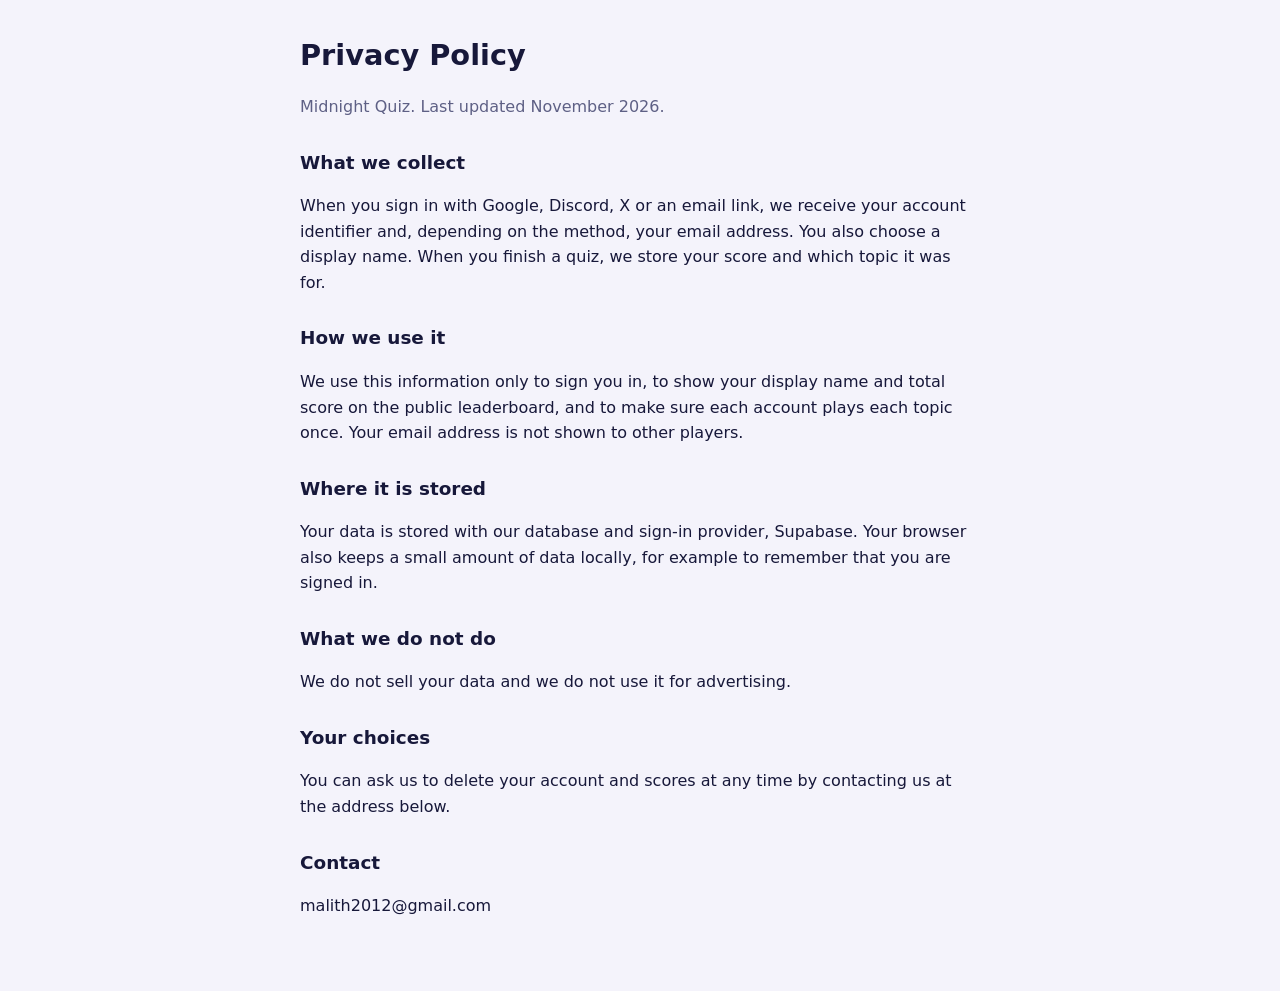
<file: privacy.html>
<!DOCTYPE html>
<html lang="en">
<head>
<meta charset="utf-8">
<meta name="viewport" content="width=device-width, initial-scale=1">
<title>Privacy Policy - Midnight Quiz</title>
<style>
:root{--bg:#f4f3fb;--ink:#17183a;--mute:#5e6085;color-scheme:light}
@media (prefers-color-scheme:dark){:root{--bg:#12142b;--ink:#edebff;--mute:#a3a6d2;color-scheme:dark}}
body{margin:0;background:var(--bg);color:var(--ink);font-family:system-ui,-apple-system,"Segoe UI",sans-serif;line-height:1.6}
main{max-width:680px;margin:0 auto;padding:32px 18px 56px}
h1{font-size:1.8rem;margin:0 0 6px}h2{font-size:1.15rem;margin:28px 0 6px}
p,li{color:var(--ink)}.mute{color:var(--mute)}
a{color:inherit}
</style>
</head>
<body>
<main>
<h1>Privacy Policy</h1>
<p class="mute">Midnight Quiz. Last updated November 2026.</p>

<h2>What we collect</h2>
<p>When you sign in with Google, Discord, X or an email link, we receive your account identifier and, depending on the method, your email address. You also choose a display name. When you finish a quiz, we store your score and which topic it was for.</p>

<h2>How we use it</h2>
<p>We use this information only to sign you in, to show your display name and total score on the public leaderboard, and to make sure each account plays each topic once. Your email address is not shown to other players.</p>

<h2>Where it is stored</h2>
<p>Your data is stored with our database and sign-in provider, Supabase. Your browser also keeps a small amount of data locally, for example to remember that you are signed in.</p>

<h2>What we do not do</h2>
<p>We do not sell your data and we do not use it for advertising.</p>

<h2>Your choices</h2>
<p>You can ask us to delete your account and scores at any time by contacting us at the address below.</p>

<h2>Contact</h2>
<p>malith2012@gmail.com</p>
</main>
</body>
</html>
</file>
<file: assets/site.css>
/* Midnight Sri Lanka shared styles: used by every page so fonts, sizes and motion match */
@font-face{font-family:"Sinhala Fit";src:url(/assets/fonts/sinhala-300.woff2) format("woff2");font-weight:300;font-display:swap;size-adjust:84%;unicode-range:U+0D80-0DFF,U+200C-200D,U+25CC}
@font-face{font-family:"Sinhala Fit";src:url(/assets/fonts/sinhala-400.woff2) format("woff2");font-weight:400;font-display:swap;size-adjust:84%;unicode-range:U+0D80-0DFF,U+200C-200D,U+25CC}
@font-face{font-family:"Sinhala Fit";src:url(/assets/fonts/sinhala-500.woff2) format("woff2");font-weight:500;font-display:swap;size-adjust:84%;unicode-range:U+0D80-0DFF,U+200C-200D,U+25CC}
:root{--card:#141414;--line:#2a2a2a;--line2:#3a3a3a;--mute:#9b9b9b;--acc:#0000fe;--acchov:#2a2aff;--up:#4ade80;--down:#ff6b7a;color-scheme:dark}
*{box-sizing:border-box}
html{scroll-behavior:smooth;scroll-padding-top:80px;background:#000}
body{margin:0;background:#000;color:#fff;font-family:"Outfit","Sinhala Fit",system-ui,-apple-system,"Segoe UI",sans-serif;font-weight:400;line-height:1.7;-webkit-font-smoothing:antialiased}
h1,h2,h3,h4{font-weight:400;letter-spacing:-.02em;line-height:1.25;margin:0}
p{margin:0 0 14px}a{color:inherit}
img{max-width:100%;height:auto;display:block}
strong,b{font-weight:500}
.wrap{max-width:1180px;margin:0 auto;padding:0 24px}
.mute{color:var(--mute)}
.topbar{background:#000;border-bottom:1px solid #1d1d1d;font-size:.8rem;letter-spacing:.06em}
.topbar .wrap{display:flex;justify-content:center;gap:18px;flex-wrap:wrap;padding-top:8px;padding-bottom:8px}
.dot{display:inline-block;width:7px;height:7px;border-radius:50%;background:var(--up);margin-right:8px;vertical-align:middle}
.tblink{color:#fff;text-decoration:none}
.tblink:hover{text-decoration:underline}
.chg.up{color:var(--up)}.chg.down{color:var(--down)}
header.site{position:sticky;top:0;z-index:10;background:#111;border-bottom:1px solid #262626}
.hrow{display:grid;grid-template-columns:auto 1fr auto;align-items:center;gap:24px;height:64px}
.hrow>:last-child{justify-self:end}
.hrow .btn{padding:6px 16px;line-height:1.5;font-size:.95rem}
.brand{display:flex;align-items:center;gap:10px;color:#fff;text-decoration:none;font-weight:500;font-size:1.5rem;letter-spacing:-.03em;flex:none;justify-self:start}
.brand img{height:29px;width:auto;display:block}
.brand svg{width:30px;height:30px}
.lk{background:var(--acc);color:#fff;font-size:.8rem;font-weight:500;letter-spacing:.08em;padding:3px 9px;border-radius:3px}
.nav{display:flex;gap:18px;flex-wrap:nowrap;justify-content:center}
.nav a{color:#f2f2f2;text-decoration:none;font-size:.95rem;font-weight:400;white-space:nowrap;padding:4px 0;border-bottom:1px solid transparent}
.nav a:hover{color:#fff;border-bottom-color:#fff}
.btn{display:inline-flex;align-items:center;justify-content:center;gap:8px;border-radius:4px;padding:12px 22px;font:inherit;font-weight:400;text-decoration:none;cursor:pointer;border:1px solid transparent;white-space:nowrap}
.btn.blue{background:var(--acc);color:#fff;border-color:var(--acc)}
.btn.blue:hover{background:var(--acchov)}
.btn.white{background:#fff;color:#000;border-color:#fff}
.btn.white:hover{background:#e8e8e8}
.btn.out{background:transparent;color:#fff;border-color:var(--line2)}
.btn.out:hover{border-color:#fff}
.btn:focus-visible,.nav a:focus-visible,summary:focus-visible,.copy:focus-visible{outline:2px solid #fff;outline-offset:2px}
.mnav{display:none;position:relative}
.mnav summary{list-style:none;cursor:pointer;border:1px solid var(--line2);border-radius:4px;padding:8px 14px;font-weight:400}
.mnav summary::-webkit-details-marker{display:none}
.mnav nav{position:absolute;right:0;top:46px;background:#0f0f0f;border:1px solid var(--line);border-radius:8px;padding:10px;min-width:240px;display:grid}
.mnav nav a{padding:10px 12px;text-decoration:none;border-radius:4px}
.mnav nav a:hover{background:#1a1a1a}
header.site .wrap{max-width:1300px}
.hrow{gap:16px}
@media (max-width:1270px){.nav{display:none}.mnav{display:block}.hrow .tg{display:none}.hrow{grid-template-columns:1fr auto}}
.hero{position:relative;text-align:center;padding:110px 0 80px;overflow:hidden}
.hero .ring{position:absolute;left:50%;top:50%;width:min(600px,92vw);height:auto;transform:translate(-50%,-50%);color:#151515;pointer-events:none}
.hero>.wrap{position:relative}
.kicker{display:inline-block;color:var(--mute);font-size:.8rem;letter-spacing:.14em;text-transform:uppercase;margin-bottom:18px}
.display{font-size:clamp(2.8rem,8vw,5.6rem);font-weight:400;letter-spacing:-.035em;line-height:1.05;margin-bottom:22px}
.hero .lead{max-width:760px;margin:0 auto;font-size:1.12rem;color:#e8e8e8}
.ctas{display:flex;flex-wrap:wrap;justify-content:center;gap:12px;margin-top:34px}
.stats{border-top:1px solid #222;border-bottom:1px solid #222;background:#0a0a0a}
.stats .wrap{display:flex;flex-wrap:wrap;justify-content:center;align-items:center;gap:10px 24px;padding-top:22px;padding-bottom:22px;font-size:1.1rem;font-weight:400}
.stats em{font-style:normal;color:var(--mute);font-weight:300;margin-right:8px}
.stats i{font-style:normal;color:#444}
.label{display:block;color:var(--mute);font-size:.8rem;letter-spacing:.14em;text-transform:uppercase;margin-bottom:14px}
.h2{font-size:clamp(1.9rem,4.2vw,2.8rem);margin-bottom:18px;max-width:900px}
.small{display:block;color:var(--mute);font-size:.75rem;letter-spacing:.14em;text-transform:uppercase;margin-bottom:10px}
footer.site{border-top:1px solid #222;margin-top:96px;padding:44px 0 56px}
footer.site .wrap{display:flex;flex-wrap:wrap;justify-content:space-between;gap:24px}
footer.site .fl{display:flex;flex-wrap:wrap;gap:20px}
footer.site .fl a{color:#e6e6e6;text-decoration:none}
footer.site .fl a:hover{color:#fff}
#zk-canvas{position:fixed;inset:0;width:100%;height:100%;z-index:0;pointer-events:none;opacity:.55}
header.site,.topbar,main,footer.site{position:relative;z-index:1}
header.site{position:sticky;z-index:10}
.dot{animation:pulseDot 1.5s infinite}
@keyframes pulseDot{0%{box-shadow:0 0 0 0 rgba(74,222,128,.7)}70%{box-shadow:0 0 0 8px rgba(74,222,128,0)}100%{box-shadow:0 0 0 0 rgba(74,222,128,0)}}
.hero .ring{animation:floatRing 6s ease-in-out infinite}
@keyframes floatRing{0%,100%{transform:translate(-50%,-50%)}50%{transform:translate(-50%,calc(-50% - 14px))}}
.tilt{transition:transform .25s ease,border-color .2s,box-shadow .25s;transform-style:preserve-3d;will-change:transform}
/* cursor spotlight: glow + border light only where the pointer is */
.card,.upd,.glowbox{position:relative;isolation:isolate}
.card::before,.upd::before,.glowbox::before{content:"";position:absolute;inset:0;border-radius:inherit;pointer-events:none;z-index:-1;opacity:0;transition:opacity .35s ease;
  background:radial-gradient(480px circle at var(--mx,50%) var(--my,50%),rgba(0,0,254,.22),transparent 45%)}
.card::after,.upd::after,.glowbox::after{content:"";position:absolute;inset:-1px;border-radius:inherit;padding:1px;pointer-events:none;opacity:0;transition:opacity .35s ease;
  background:radial-gradient(260px circle at var(--mx,50%) var(--my,50%),rgba(120,120,255,.95),rgba(60,60,255,.35) 40%,transparent 70%);
  -webkit-mask:linear-gradient(#000 0 0) content-box,linear-gradient(#000 0 0);-webkit-mask-composite:xor;mask:linear-gradient(#000 0 0) content-box exclude,linear-gradient(#000 0 0)}
.spot::before,.spot::after{opacity:1}
.spot{box-shadow:0 18px 45px rgba(0,0,0,.65),0 0 30px rgba(0,0,254,.12)}

@media (prefers-reduced-motion:reduce){#zk-canvas{display:none}.dot,.hero .ring{animation:none}.tilt{transition:none}}

/* quiz preview mode */
html.noquiz a[href="/quiz/"],html.noquiz .quizband{display:none!important}
#soon{display:none;text-align:center;padding:120px 24px}
html.noquiz #soon{display:block}
html.noquiz main.quizmain>:not(#soon){display:none!important}

/* NEW tag on the quiz link */
.newtag{position:relative;display:inline-block;margin-left:7px;padding:1px 6px;border-radius:3px;background:var(--acc);color:#fff;font-size:.62rem;font-weight:500;letter-spacing:.08em;line-height:1.5;vertical-align:2px;overflow:hidden;box-shadow:0 0 12px rgba(0,0,254,.55);animation:newGlow 2.4s ease-in-out infinite}
.newtag::after{content:"";position:absolute;top:0;left:-60%;width:40%;height:100%;background:linear-gradient(90deg,transparent,rgba(255,255,255,.65),transparent);transform:skewX(-20deg);animation:newShine 3s ease-in-out infinite}
@keyframes newGlow{0%,100%{box-shadow:0 0 8px rgba(0,0,254,.4)}50%{box-shadow:0 0 16px rgba(60,60,255,.85)}}
@keyframes newShine{0%,60%{left:-60%}100%{left:130%}}
.nav a:hover .newtag{background:var(--acchov)}
@media (prefers-reduced-motion:reduce){.newtag,.newtag::after{animation:none}}

/* Join SL Telegram: blue button with the Sri Lanka flag fading in from the right (flag: flag-icons, MIT) */
.hrow .tg{position:relative;overflow:hidden;isolation:isolate;background:var(--acc);border-color:var(--acc)}
.hrow .tg::before{content:"";position:absolute;inset:0;z-index:-1;pointer-events:none;background:url(/assets/lk-flag.svg) right center/auto 160% no-repeat;opacity:.38;-webkit-mask:linear-gradient(90deg,transparent 25%,#000 85%);mask:linear-gradient(90deg,transparent 25%,#000 85%);transition:opacity .25s}
.hrow .tg:hover{background:var(--acchov)}
.hrow .tg:hover::before{opacity:.5}
.hrow .tg::after{content:"";position:absolute;z-index:-1;pointer-events:none;left:-8px;top:50%;width:44px;height:44px;transform:translateY(-50%);background:url(/assets/midnight-symbol-white.svg) center/contain no-repeat;opacity:.18}
.hrow .tg{white-space:nowrap}

/* footer in the midnight.network style */
footer.fx{background:#111;border-top:1px solid #222;margin-top:96px;padding:56px 0 36px}
footer.fx .wrap{display:block}
.fbrand img{height:29px}
.fx h4{margin:0 0 18px;font-family:ui-monospace,"SF Mono",Menlo,Consolas,monospace;font-size:.82rem;font-weight:400;letter-spacing:.06em;text-transform:uppercase;color:#d6d6d6}
.fcols{display:grid;grid-template-columns:repeat(4,minmax(0,1fr));gap:32px;margin-top:56px}
.fcols a{display:block;color:#f2f2f2;text-decoration:none;font-size:1.02rem;margin:0 0 14px}
.fcols a:hover{color:#fff;text-decoration:underline;text-underline-offset:4px}
.fcols .ar{display:inline-block;margin-left:4px;font-size:.95em}
.frow{display:grid;grid-template-columns:1fr 1fr;gap:40px;margin-top:40px;padding-top:44px;border-top:1px solid #262626}
.pills{display:flex;flex-direction:column;align-items:flex-start;gap:10px}
.pill{display:inline-flex;align-items:center;gap:10px;padding:10px 18px;border-radius:999px;background:#1f1f1f;color:#f2f2f2;text-decoration:none;font-family:ui-monospace,"SF Mono",Menlo,Consolas,monospace;font-size:.82rem;letter-spacing:.06em;text-transform:uppercase;transition:background .2s}
.pill:hover{background:#2a2a2a;color:#fff}
.pill svg{width:18px;height:18px;flex:none}
.fjoin p{color:#cfcfcf;max-width:440px;margin:0 0 20px}
.fbottom{display:flex;flex-wrap:wrap;justify-content:space-between;gap:10px;margin-top:48px;padding-top:22px;border-top:1px solid #262626;color:var(--mute);font-size:.9rem}
@media (max-width:860px){.fcols{grid-template-columns:1fr 1fr}.frow{grid-template-columns:1fr}}

.fbottom a{color:#e6e6e6;text-decoration:underline;text-underline-offset:3px}
.fbottom a:hover{color:#fff}
.nav{gap:16px}.hrow .tg .tgl{display:none}
</file>
